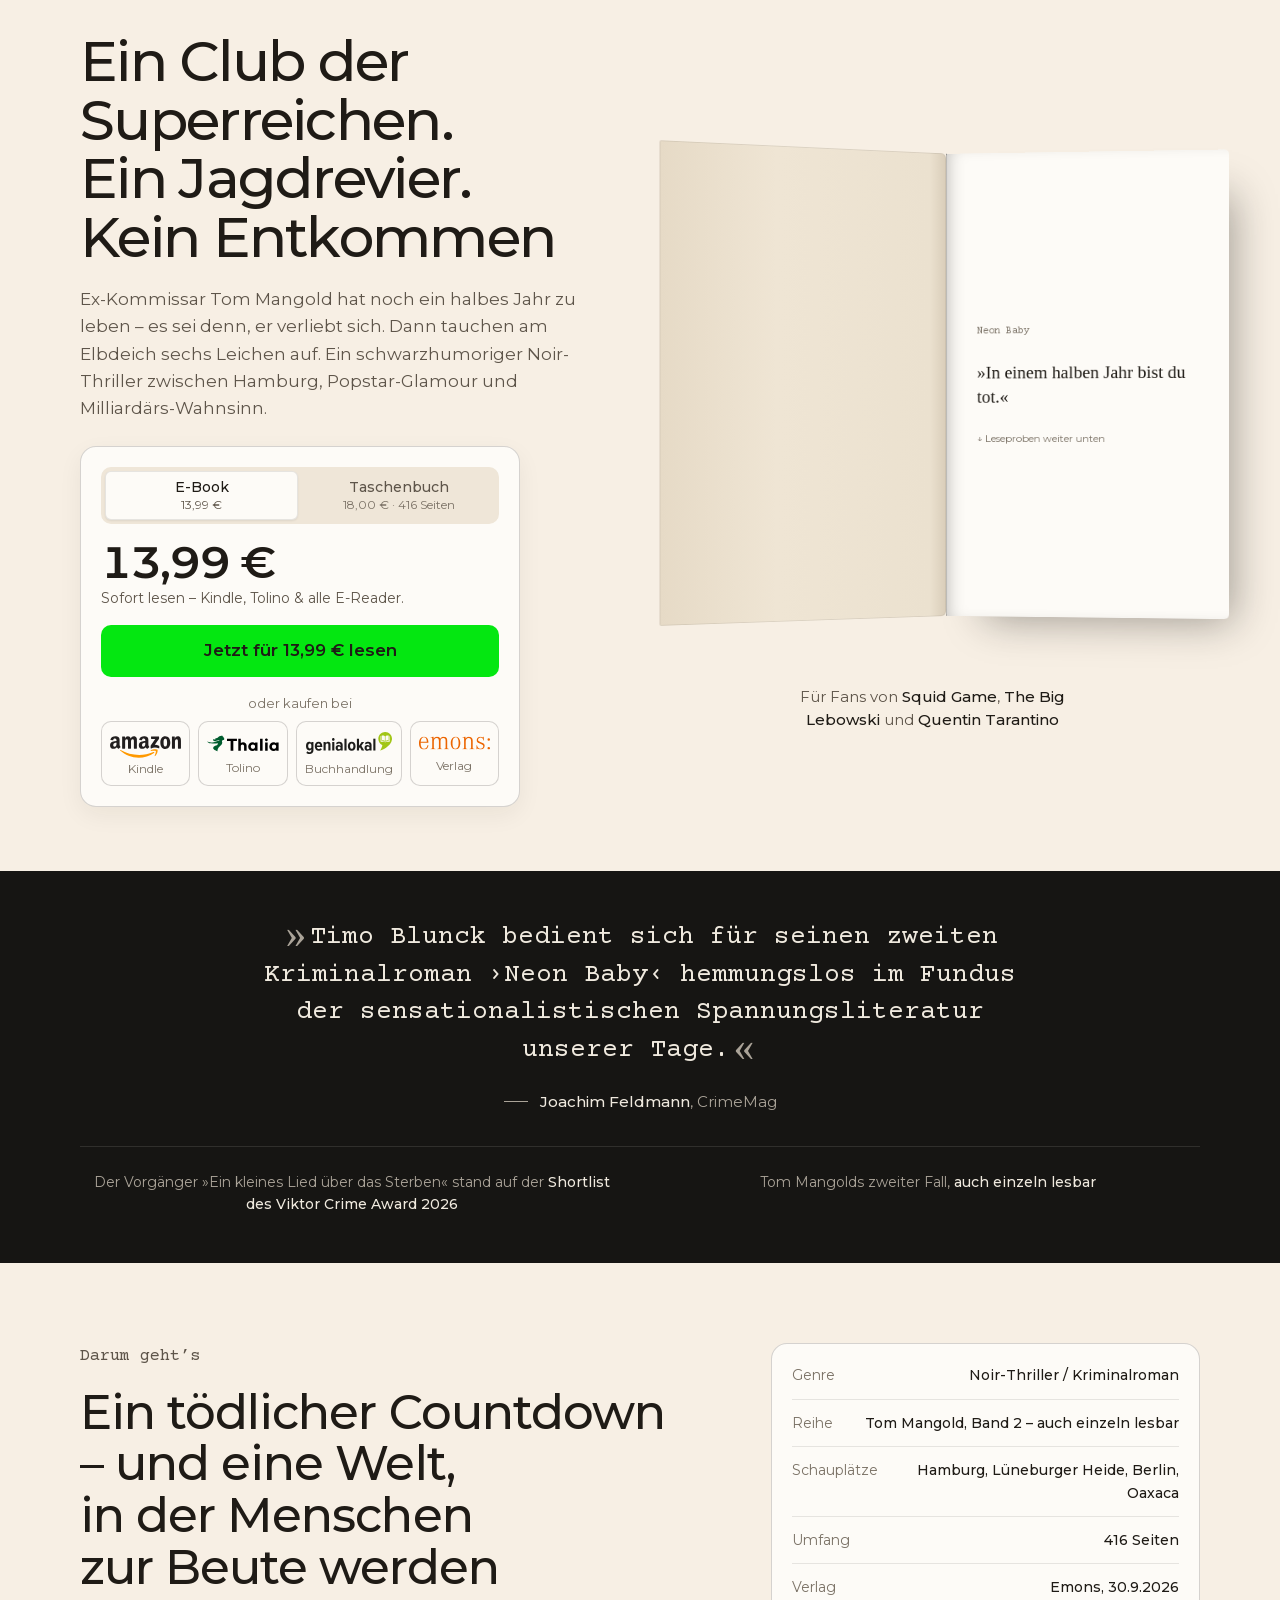
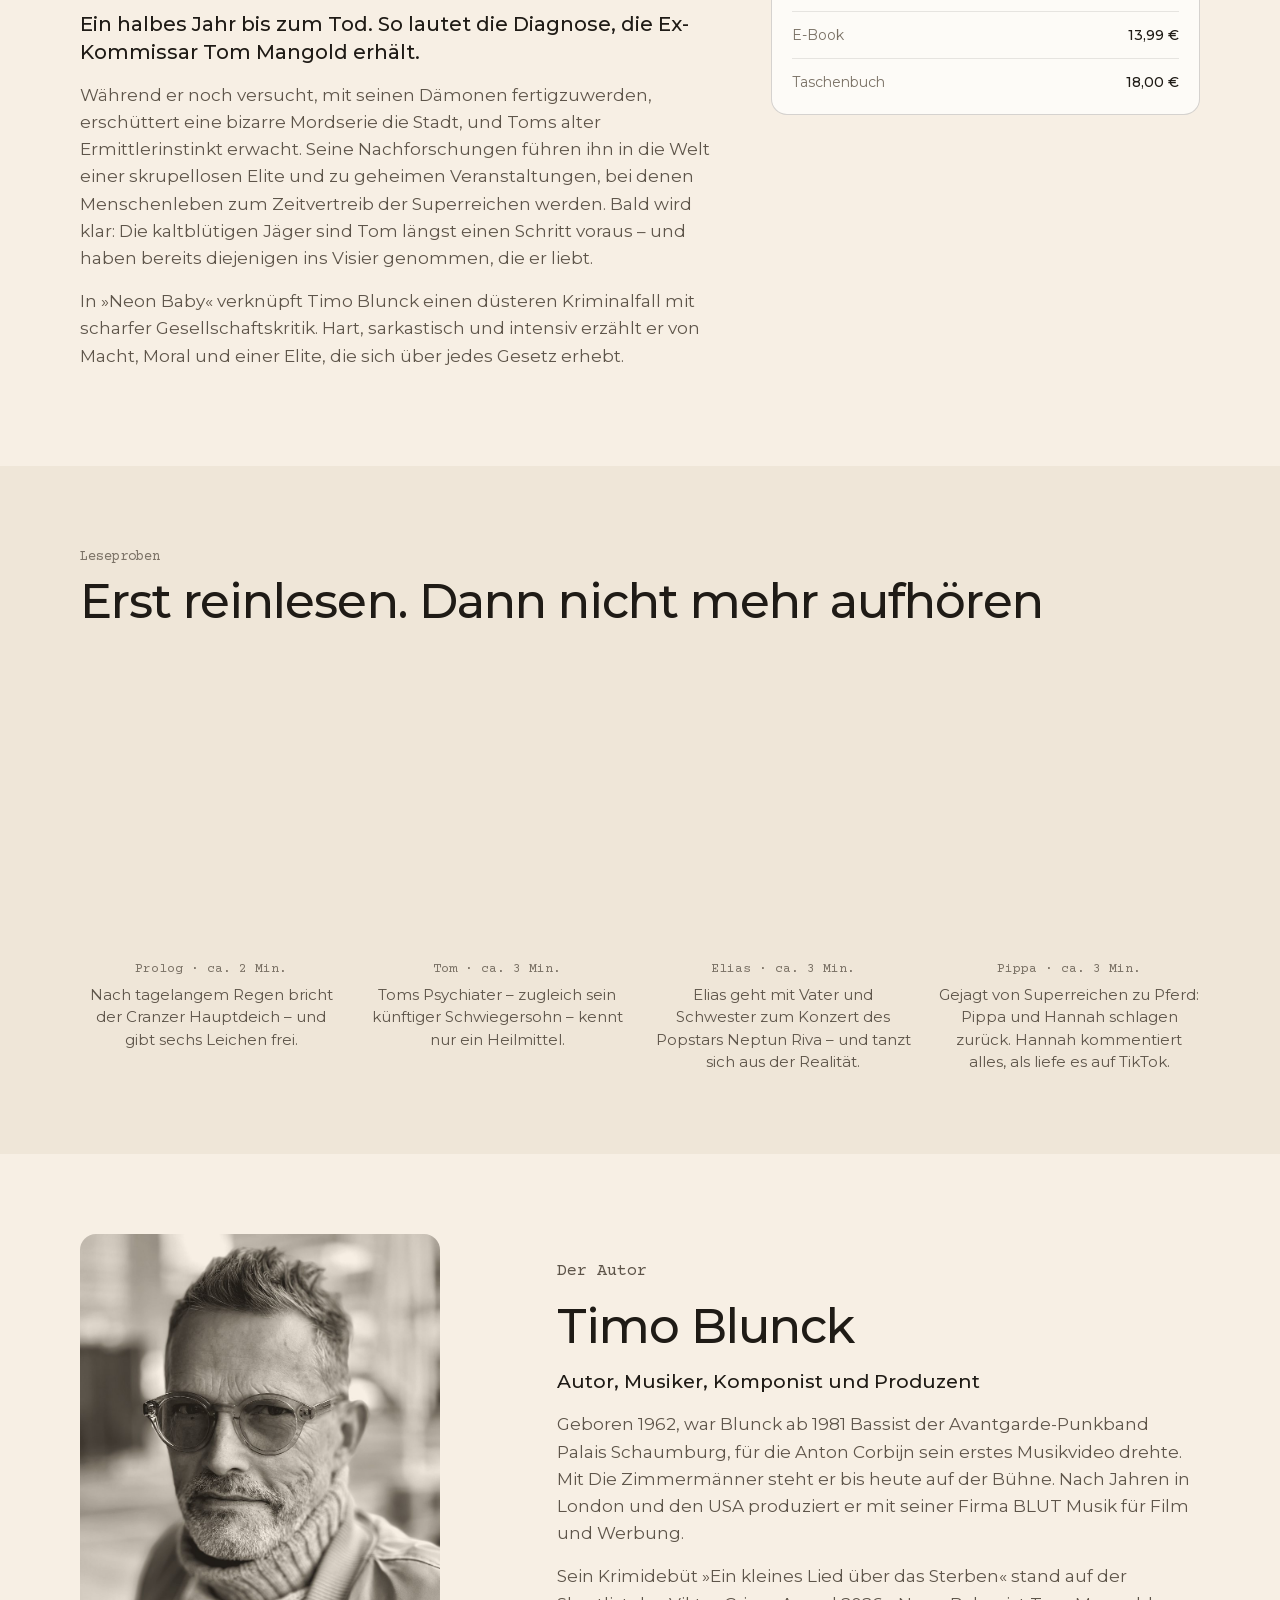
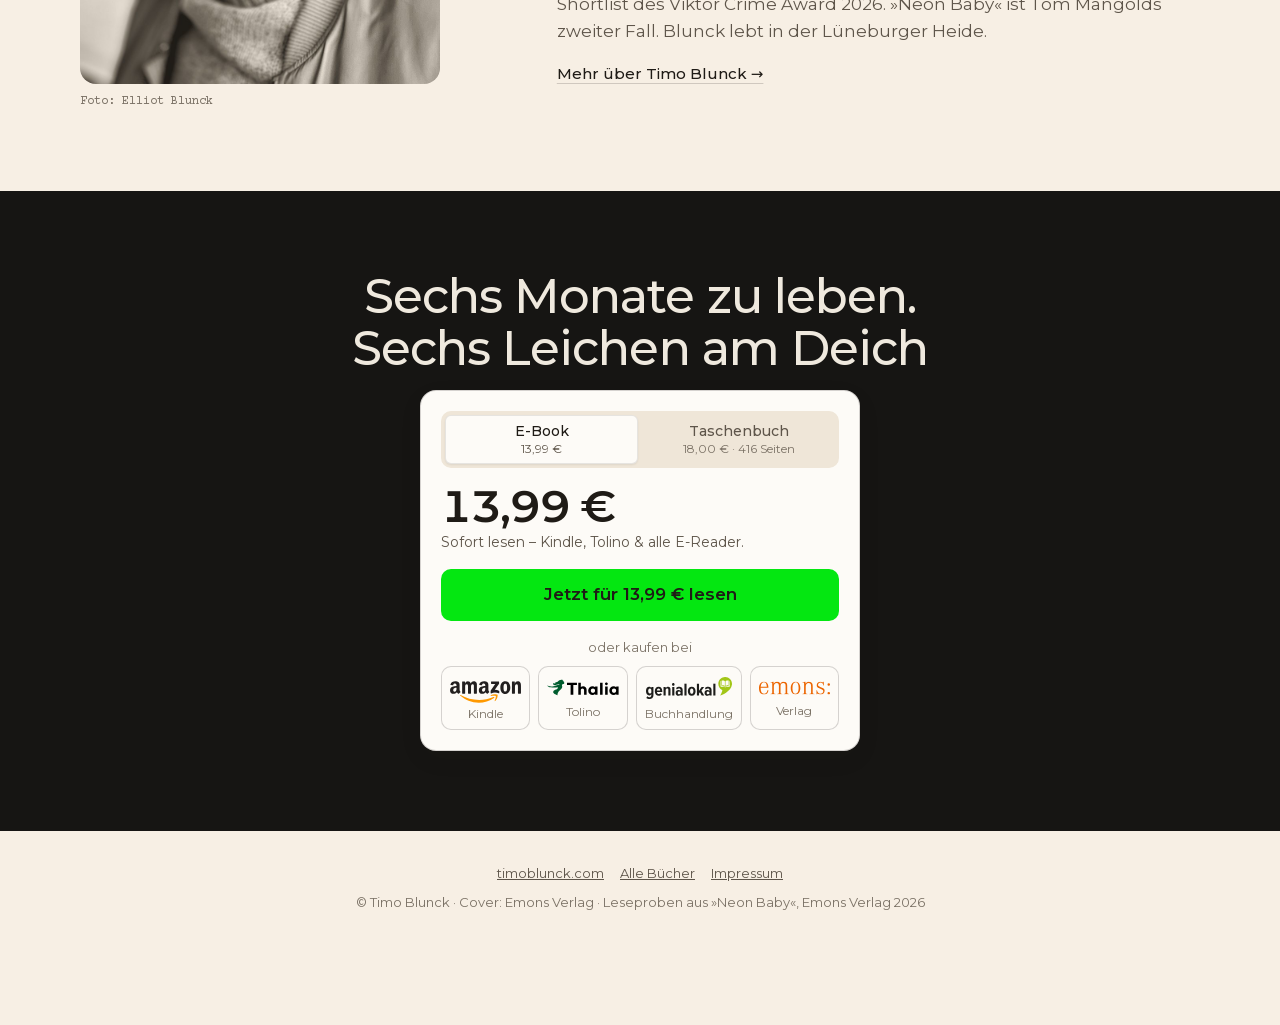
<file: neonbaby/index.html>
<!DOCTYPE html>
<html lang="de">
<head>
<meta charset="utf-8">
<title>Neon Baby – der neue Thriller von Timo Blunck</title>
<meta name="viewport" content="width=device-width, initial-scale=1">
<meta name="description" content="»Neon Baby« – der neue Noir-Thriller von Timo Blunck. Ein Club der Superreichen. Ein Jagdrevier. Kein Entkommen. Jetzt als E-Book und Taschenbuch.">
<meta name="theme-color" content="#F7EFE4">
<link rel="canonical" href="https://www.timoblunck.com/neonbaby">
<meta property="og:type" content="book">
<meta property="og:title" content="Neon Baby – der neue Thriller von Timo Blunck">
<meta property="og:description" content="Ein Club der Superreichen. Ein Jagdrevier. Kein Entkommen. Jetzt als E-Book und Taschenbuch.">
<meta property="og:url" content="https://www.timoblunck.com/neonbaby">
<meta property="og:image" content="https://www.timoblunck.com/assets/images/neonbaby/neon-baby-og-2.jpg">
<meta property="og:image:width" content="1200">
<meta property="og:image:height" content="630">
<meta property="og:locale" content="de_DE">
<meta name="twitter:card" content="summary_large_image">
<link rel="icon" href="/assets/images/200830_TB_Site_Favicon.jpg" type="image/jpeg">
<link rel="apple-touch-icon" href="/assets/images/200830_TB_Site_Webclip.jpg">
<link rel="preload" href="/assets/fonts/Montserrat-200-normal-JTUSjIg1_i6t8kCHKm459WlhyyTh89Y.woff2" as="font" type="font/woff2" crossorigin>
<link rel="preload" href="/assets/images/neonbaby/neon-baby-cover-noarrow.jpg" as="image">
<script type="application/ld+json">
{"@context":"https://schema.org","@type":"Book","name":"Neon Baby","author":{"@type":"Person","name":"Timo Blunck","url":"https://www.timoblunck.com"},"publisher":{"@type":"Organization","name":"Emons Verlag"},"datePublished":"2026-09-30","inLanguage":"de","genre":"Kriminalroman","numberOfPages":416,"image":"https://www.timoblunck.com/assets/images/neonbaby/neon-baby-cover.jpg","workExample":[{"@type":"Book","bookFormat":"https://schema.org/EBook","isbn":"9783987074141"},{"@type":"Book","bookFormat":"https://schema.org/Paperback","isbn":"9783740829025"}]}
</script>
<style>
@font-face{font-family:"NB Sans";font-style:normal;font-weight:100 900;font-display:swap;src:url("/assets/fonts/Montserrat-200-normal-JTUSjIg1_i6t8kCHKm459WlhyyTh89Y.woff2") format("woff2")}
@font-face{font-family:"NB Mono";font-style:normal;font-weight:400;font-display:swap;src:url("/assets/fonts/CourierPrime-400-normal-u-450q2lgwslOqpF_6gQ8kELawFpWs39pvk.woff2") format("woff2")}

/* Direction: a paperback on a bookshop table. Cream paper and fluorescent
   green ink from the Emons cover; typewritten manuscript for meta.
   Green ink only in the cover lettering, the price sticker and the main buy button. */
:root{
  --page:#F7EFE4; --card:#FDFBF7; --raised:#EFE6D8; --line:rgba(31,27,22,.10); --line-2:rgba(31,27,22,.18);
  --text:#1F1B16; --text-2:#5E554A; --muted:#7B7266;
  --night:#161513; --night-card:#1C1A18; --n-text:#EFE9DE; --n-text-2:#AAA398; --n-line:rgba(239,233,222,.12);
  --neon:#04E711; --neon-press:#03CC0F;
  --ease:cubic-bezier(.22,1,.36,1);
  /* spacing scale: 4 8 12 16 24 32 48 64 */
  --s1:4px;--s2:8px;--s3:12px;--s4:16px;--s5:24px;--s6:32px;--s7:48px;--s8:64px;
  --sans:"NB Sans",system-ui,-apple-system,"Segoe UI",sans-serif;
  --mono:"NB Mono","Courier New",monospace; --serif:Georgia,"Iowan Old Style","Times New Roman",serif;
}
*{box-sizing:border-box}
[hidden]{display:none!important}
body.promo-off .is-promo{display:none!important}
body:not(.promo-off) .no-promo{display:none!important}
html{scroll-behavior:smooth;-webkit-text-size-adjust:100%}
body{margin:0;background:var(--page);color:var(--text);font-family:var(--sans);font-size:16px;line-height:1.6;font-weight:400;-webkit-font-smoothing:antialiased}
img,svg{display:block;max-width:100%}
img{height:auto}
a{color:inherit}
.wrap{width:min(1120px,100% - 40px);margin-inline:auto}
.sr{position:absolute;width:1px;height:1px;overflow:hidden;clip:rect(0 0 0 0);white-space:nowrap}

/* promo bar */
.promo{background:var(--night);color:var(--n-text);font-size:14px;font-weight:500;text-align:center;padding:8px 16px}
.promo b{color:var(--neon);font-weight:600}
.promo__left{color:var(--n-text-2)}
.promo__long{display:none}

/* hero */
.hero{padding:var(--s4) 0 var(--s7)}
.hero__grid{display:grid;grid-template-columns:1fr;gap:var(--s4);align-items:center}
.hero__copy{text-align:center;animation:rise .45s var(--ease) .1s both}
@keyframes rise{from{transform:translateY(8px)}to{transform:none}}
@keyframes enter{from{opacity:0;transform:translateY(8px)}to{opacity:1;transform:none}}
.hero .nb-author,.hero .nb-title{display:none}
.nb-author{width:168px;margin:0 0 8px}
.nb-title{width:100%;max-width:468px;margin:0;overflow:visible}
.face__arrow{position:absolute;inset:0;width:100%;height:100%;overflow:visible;pointer-events:none}
.t-arrow{animation:shoot .55s var(--ease) .6s both}
@keyframes shoot{0%{opacity:0;translate:-900px 420px}25%{opacity:1}100%{opacity:1;translate:0 0}}
.tagline{font-weight:500;font-size:30px;line-height:1.1;letter-spacing:-.02em;margin:var(--s2) 0 var(--s4);text-wrap:balance}
.sub{color:var(--text-2);margin:0 0 var(--s5);max-width:36rem;font-size:17px;line-height:1.6}

/* buy panel */
.buy{background:var(--card);border:1px solid var(--line-2);border-radius:16px;padding:20px;box-shadow:0 8px 24px rgba(31,27,22,.06);text-align:left;max-width:440px;margin:0 auto}
.fmt{display:grid;grid-template-columns:1fr 1fr;gap:4px;background:var(--raised);border-radius:10px;padding:4px;margin-bottom:16px}
.fmt button{font:inherit;border:0;background:transparent;border-radius:6px;padding:8px;cursor:pointer;color:var(--text-2);font-weight:500;font-size:14px;line-height:1.25;transition:background-color .15s var(--ease),color .15s var(--ease)}
.fmt button small{display:block;font-weight:400;font-size:12px;color:var(--muted)}
.fmt button[aria-pressed="true"]{background:var(--card);color:var(--text);box-shadow:0 1px 2px rgba(31,27,22,.08),inset 0 0 0 1px var(--line)}
.fmt button[aria-pressed="true"] small{color:var(--text-2)}
.price{display:flex;align-items:baseline;gap:12px;margin:0 0 4px;font-variant-numeric:tabular-nums}
.price__now{font-size:44px;font-weight:600;letter-spacing:-.03em;line-height:1}
.price__was{font-size:17px;color:var(--muted);text-decoration:line-through;text-decoration-thickness:1px}
.price__note{font-size:14px;color:var(--text-2);margin:0 0 16px;line-height:1.5}
.price__note strong{color:var(--text);font-weight:600}
.cta{display:flex;align-items:center;justify-content:center;width:100%;min-height:52px;background:var(--neon);color:var(--text);text-decoration:none;font-weight:600;font-size:17px;padding:12px 20px;border-radius:10px;transition:background-color .15s var(--ease),transform .12s var(--ease)}
.cta:hover{background:var(--neon-press)}
.cta:active{transform:scale(.98)}
.cta:focus-visible,.shop:focus-visible,.fmt button:focus-visible,.sample:focus-visible,.book:focus-visible{outline:2px solid var(--text);outline-offset:2px}
.shops__label{font-size:13px;color:var(--muted);margin:16px 0 8px;text-align:center}
.shops{display:grid;grid-template-columns:1fr 1fr;gap:8px}
.shop{display:flex;flex-direction:column;align-items:center;justify-content:center;text-align:center;min-height:64px;padding:8px 8px;border:1px solid var(--line-2);border-radius:10px;text-decoration:none;font-weight:500;font-size:14px;line-height:1.2;background:var(--card);transition:background-color .15s var(--ease)}
.shop small{font-weight:400;font-size:12px;color:var(--muted);margin-top:2px;white-space:nowrap}
.shop:hover{background:var(--raised)}
.shop__logo{display:block;width:auto;height:20px;max-width:100%;margin:2px 0 6px}
.shop__logo--amazon{height:22px;margin-top:6px;margin-bottom:2px}
.shop__logo--thalia{height:19px}
.shop__logo--genialokal{height:22px}
.shop__logo--emons{height:16px}


/* 3D book (moment) */
.stage{position:relative;display:grid;place-items:center;perspective:1800px;padding:4px 0;order:-1}
.book{--w:min(216px,52vw);--t:calc(var(--w)*.2);position:relative;width:var(--w);aspect-ratio:1000/1652;transform-style:preserve-3d;transform:rotateY(28deg);transition:transform 1.2s var(--ease);cursor:pointer;-webkit-tap-highlight-color:transparent}
.book:hover{transform:rotateY(20deg)}
.book>*{position:absolute;inset:0;border-radius:2px 6px 6px 2px}
.book__pages{background:repeating-linear-gradient(90deg,#fff 0 2px,#eee7da 2px 3px);transform:translateZ(calc(var(--t)*-1 + 1px));box-shadow:24px 28px 48px -16px rgba(31,27,22,.4)}
.book__back{background:var(--raised);transform:translateZ(calc(var(--t)*-1))}
.book__inside{background:var(--card);transform:translateZ(-1px);padding:13% 11%;display:flex;flex-direction:column;justify-content:center;font-family:var(--serif);color:var(--text);overflow:hidden;box-shadow:inset 14px 0 22px -14px rgba(0,0,0,.3)}
.book__inside .kicker{font-family:var(--mono);font-size:clamp(10px,2.4vw,12px);color:var(--muted);margin-bottom:10%}
.book__inside p{margin:0;font-size:clamp(15px,4.4vw,21px);line-height:1.35}
.book__inside .sig{font-family:var(--sans);font-size:clamp(10px,2.4vw,12px);color:var(--muted);margin-top:10%}
.book__cover{transform-origin:left center;transform-style:preserve-3d;transition:transform 1.2s var(--ease)}
.book__cover .face,.book__cover .inner{position:absolute;inset:0;backface-visibility:hidden;-webkit-backface-visibility:hidden;border-radius:2px 6px 6px 2px}
.book__cover .inner{overflow:hidden}
.book__cover .face img{width:100%;height:100%;object-fit:cover}
.book__cover .face::after{content:"";position:absolute;inset:0;background:linear-gradient(90deg,rgba(0,0,0,.07) 0,transparent 3%);pointer-events:none}
.book__cover .inner{transform:rotateY(180deg);background:linear-gradient(270deg,#d9cdb9 0,#ebe1cf 6%,#efe5d4 60%,#e6dac6 100%);display:grid;place-items:center;box-shadow:inset 0 0 0 1px rgba(0,0,0,.08)}
.book__cover .inner .nb-girl{width:28%;color:var(--text);opacity:.85}
.book__spine{left:calc(var(--t)*-1)!important;right:auto!important;width:var(--t);background:#111;transform-origin:right center;transform:rotateY(-90deg);border-radius:4px 0 0 4px!important;overflow:hidden}
.book__spine::after,.mb__spine::after{content:"";position:absolute;inset:0;background:linear-gradient(90deg,rgba(255,255,255,.10),transparent 30%,transparent 70%,rgba(0,0,0,.35))}
.spine__inner{position:absolute;top:0;left:var(--t);width:calc(var(--w)*1.652);height:var(--t);transform-origin:top left;transform:rotate(90deg);display:flex;align-items:center;gap:7%;padding:0 6%}
.spine__author{height:72%;width:auto;flex:none}
.spine__title{height:46%;width:auto;flex:none}
.spine__pub{margin-left:auto;font-family:var(--serif);font-size:calc(var(--t)*.36);color:#EFE9DE;line-height:1}
.book.is-open{transform:translateX(46%) rotateY(-6deg) scale(.84)}
.book.is-open .book__cover{transform:rotateY(-160deg)}
.book.is-peek .book__cover{transform:rotateY(-28deg)}

/* signature: printed bookshop price sticker */
.sticker{position:absolute;right:max(4px,calc(50% - 196px));top:0;width:clamp(88px,23vw,124px);aspect-ratio:1;border-radius:50%;background:var(--neon);color:var(--text);display:grid;place-items:center;text-align:center;transform:rotate(10deg);line-height:1;z-index:3;box-shadow:0 1px 1px rgba(31,27,22,.18),0 4px 10px rgba(31,27,22,.14)}
.sticker span{display:block;white-space:nowrap}
.sticker .s1{font-size:clamp(11px,2.8vw,13px);font-weight:500}
.sticker .s2{font-size:clamp(22px,6.2vw,32px);font-weight:600;letter-spacing:-.02em;margin:4px 0;font-variant-numeric:tabular-nums}
.sticker .s3{font-size:clamp(11px,2.6vw,12px);font-weight:500}

/* sections */
section{padding:var(--s8) 0}
.eyebrow{font-family:var(--mono);font-size:14px;color:var(--muted);margin:0 0 var(--s2)}
h2{font-weight:500;font-size:clamp(32px,6vw,48px);line-height:1.08;letter-spacing:-.02em;margin:0 0 var(--s4);text-wrap:balance}

.proof{background:var(--night);color:var(--n-text);padding:var(--s7) 0}
.quote{margin:0 auto;max-width:760px;text-align:center}
.quote .qm{font-family:var(--serif);font-size:1.6em;line-height:0;vertical-align:-.12em;color:var(--n-text-2);margin:0 .08em}
.quote p{font-family:var(--mono);font-size:clamp(20px,2.6vw,26px);line-height:1.45;margin:0 0 20px}
.quote cite{display:flex;align-items:center;justify-content:center;gap:12px;font-style:normal;font-size:15px;color:var(--n-text-2)}
.quote cite::before{content:"";width:24px;height:1px;background:var(--n-text-2)}
.quote cite b{color:var(--n-text);font-weight:500}
.proof__facts{list-style:none;margin:var(--s6) 0 0;padding:var(--s5) 0 0;border-top:1px solid var(--n-line);display:grid;gap:12px;font-size:14px;color:var(--n-text-2);text-align:center}
.proof__facts b{color:var(--n-text);font-weight:500}
.story__grid{display:grid;gap:var(--s6)}
.story p{margin:0 0 var(--s4);font-size:17px;color:var(--text-2)}
.story p.lead{font-size:20px;font-weight:500;color:var(--text);line-height:1.4}
.facts{list-style:none;margin:0;padding:8px 20px;border:1px solid var(--line-2);border-radius:16px;background:var(--card);align-self:start}
.facts li{display:flex;justify-content:space-between;gap:12px;padding:12px 0;border-bottom:1px solid var(--line);font-size:14px}
.facts li:last-child{border:0}
.facts span:first-child{color:var(--muted)}
.facts span:last-child{font-weight:500;text-align:right}
.fans{margin:var(--s5) 0 0;max-width:30ch;text-align:center;font-size:15px;color:var(--text-2);line-height:1.5}
.fans b{color:var(--text);font-weight:500}

/* reading samples */
.samples{background:var(--raised)}
.samples__grid{display:grid;gap:var(--s6) var(--s4);grid-template-columns:1fr 1fr;margin-top:var(--s5)}
.sample{all:unset;box-sizing:border-box;cursor:pointer;display:flex;flex-direction:column;align-items:center;text-align:center;perspective:1200px;-webkit-tap-highlight-color:transparent}
.sample:focus-visible{outline:2px solid var(--text);outline-offset:8px;border-radius:8px}
.mb{--w:min(150px,38vw);--t:calc(var(--w)*.17);position:relative;display:block;width:var(--w);aspect-ratio:115/190;transform-style:preserve-3d;transform:rotateY(26deg);transition:transform .5s var(--ease);margin-bottom:var(--s4)}
.mb>span{position:absolute;inset:0;border-radius:2px 5px 5px 2px}
.mb__back{background:var(--raised);transform:translateZ(calc(var(--t)*-1))}
.mb__pages{background:repeating-linear-gradient(90deg,#fff 0 2px,#eee7da 2px 3px);transform:translateZ(calc(var(--t)*-1 + 1px));box-shadow:14px 18px 28px -12px rgba(31,27,22,.4)}
.mb>.mb__spine{left:calc(var(--t)*-1);right:auto;width:var(--t);background:#111;transform-origin:right center;transform:rotateY(-90deg);border-radius:3px 0 0 3px;overflow:hidden}
.mb__spine .spine__inner{gap:0;justify-content:center;padding:0 10%}
.mb__spine .spine__title{height:44%}
.mb__inside{display:flex;align-items:center;padding:14%;background:var(--card);transform:translateZ(-1px);font-family:var(--serif);font-size:15px;line-height:1.35;color:var(--text);text-align:left;box-shadow:inset 10px 0 16px -10px rgba(0,0,0,.3)}
.mb__cover{transform-origin:left center;transform-style:preserve-3d;transition:transform .6s var(--ease)}
.mb__front,.mb__flip{position:absolute;inset:0;border-radius:2px 5px 5px 2px;backface-visibility:hidden;-webkit-backface-visibility:hidden}
.mb__front{display:flex;flex-direction:column;justify-content:space-between;padding:14% 12%;text-align:left;background:var(--page);color:var(--text);box-shadow:inset 0 0 0 1px var(--line)}
.mb__flip{transform:rotateY(180deg);background:linear-gradient(270deg,#d9cdb9 0,#ebe1cf 8%,#efe5d4 60%,#e6dac6 100%)}
.sample--dark .mb__flip{background:linear-gradient(270deg,#0d0c0b 0,#1c1a18 10%,#1c1a18 100%)}
.mb__front::before{content:"";position:absolute;inset:0;background:linear-gradient(90deg,rgba(0,0,0,.07) 0,transparent 4%);pointer-events:none;border-radius:inherit}
.sample--dark .mb__front{background:var(--night);color:var(--n-text);box-shadow:none}
.mb__no{font-family:var(--mono);font-size:11px;opacity:.7}
.mb__title{display:block;color:var(--neon)}
.mb__art{display:block;height:auto;overflow:visible}
.mb__by{font-size:10px;line-height:1.35;opacity:.75}
.mb__line{opacity:0;transform:translateY(4px);transition:opacity .25s var(--ease),transform .25s var(--ease)}
@media (hover:hover){.sample:hover .mb{transform:translateX(26%) rotateY(8deg)}.sample:hover .mb__cover{transform:rotateY(-135deg)}.sample:hover .mb__line{opacity:1;transform:none;transition-delay:.22s}}
.sample__meta{font-family:var(--mono);font-size:13px;color:var(--muted);margin-bottom:var(--s1)}
.sample__teaser{font-size:15px;line-height:1.5;color:var(--text-2);max-width:17rem}
@media (hover:none){.sample:hover .mb{transform:rotateY(26deg)}}

dialog.reader{border:0;padding:0;width:min(720px,100% - 16px);max-height:min(92vh,100%);background:var(--card);color:var(--text);border-radius:16px;box-shadow:0 24px 64px rgba(0,0,0,.35)}
dialog.reader::backdrop{background:rgba(22,21,19,.7)}
dialog.reader[open]{animation:enter .3s var(--ease)}
.reader__bar{position:sticky;top:0;display:flex;justify-content:space-between;align-items:center;gap:12px;padding:12px 16px;background:var(--card);border-bottom:1px solid var(--line);z-index:2}
.reader__bar b{font-family:var(--mono);font-weight:400;font-size:13px;color:var(--muted)}
.reader__close{white-space:nowrap;font:inherit;font-size:14px;font-weight:500;border:1px solid var(--line-2);background:var(--card);border-radius:8px;padding:6px 12px;cursor:pointer;transition:background-color .15s var(--ease)}
.reader__close:hover{background:var(--raised)}
.reader__body{padding:24px clamp(20px,6vw,56px) 8px;font-family:var(--serif);font-size:clamp(17px,2.4vw,18px);line-height:1.65}
.reader__body h3{font-family:var(--sans);font-weight:500;font-size:28px;line-height:1.15;letter-spacing:-.01em;margin:0 0 4px}
.reader__body .meta{font-family:var(--mono);font-size:13px;color:var(--muted);margin:0 0 24px}
.reader__body p{margin:0;text-indent:1.4em}
.reader__body p.ni,.reader__body h3+p,.reader__body .meta+p{text-indent:0}
.reader__body .gap{height:1em}
.reader__body .cut{text-align:center;text-indent:0;color:var(--muted);margin:12px 0}
.reader__body .lyric{text-indent:0;margin-left:1.4em;color:var(--text-2)}
.reader__body .news-h{font-family:var(--sans);font-weight:600;text-indent:0;font-size:17px;line-height:1.35}
.reader__body .news-k{font-family:var(--sans);font-weight:500;text-indent:0;margin-top:12px}
.reader__end{margin:20px clamp(20px,6vw,56px) 24px;padding:20px;border:1px solid var(--line-2);border-radius:12px;background:var(--page)}
.reader__end p{margin:0 0 12px;font-weight:500;font-size:17px;line-height:1.35}
.reader__end .alt{font-weight:400;font-size:14px;margin:12px 0 0;text-align:center;color:var(--text-2)}

/* author */
.author__grid{display:grid;gap:var(--s5);align-items:center}
.author__photo{max-width:360px;margin:0 auto;width:100%}
.author__photo img{width:100%;aspect-ratio:4/5;object-fit:cover;object-position:50% 20%;border-radius:16px}
.author__photo figcaption{font-family:var(--mono);font-size:12px;color:var(--muted);margin-top:8px}
.author p{font-size:17px;color:var(--text-2);margin:0 0 var(--s4)}
.author p.lead{color:var(--text);font-weight:500;font-size:19px;line-height:1.4}
.author .more{font-weight:500;font-size:15px;text-decoration:underline;text-decoration-color:var(--line-2);text-underline-offset:4px;transition:text-decoration-color .15s var(--ease)}
.author .more:hover{text-decoration-color:var(--text)}

/* final */
.final{background:var(--night);color:var(--n-text);text-align:center}
.final .eyebrow{color:var(--n-text-2)}
.final .sub{color:var(--n-text-2);margin:0 auto var(--s5)}
.final .buy{color:var(--text);margin:0 auto}

footer{padding:var(--s6) 0 112px;font-size:13px;color:var(--muted);text-align:center}
footer a{color:var(--text-2)}
footer nav{display:flex;gap:16px;justify-content:center;flex-wrap:wrap;margin-bottom:8px}

/* sticky mobile buy bar */
.sticky{position:fixed;left:8px;right:8px;bottom:8px;z-index:20;display:flex;align-items:center;gap:12px;background:var(--night);color:var(--n-text);border-radius:16px;padding:8px 8px 8px 16px;box-shadow:0 8px 24px rgba(0,0,0,.25);transform:translateY(140%);transition:transform .35s var(--ease)}
.sticky.show{transform:none}
.sticky__txt{flex:1;line-height:1.25;font-size:13px;color:var(--n-text-2)}
.sticky__txt b{display:block;font-size:17px;font-weight:600;color:var(--n-text)}
.sticky .cta{width:auto;min-height:44px;padding:8px 16px;font-size:16px;border-radius:8px}

@media (max-width:699px){.hero .sub{display:none}}
@media (min-width:700px){
  .promo__long{display:inline}.promo__short{display:none}
  .samples__grid{grid-template-columns:repeat(4,1fr);gap:var(--s6) var(--s5)}
  .mb{--w:176px}
  .shops{grid-template-columns:repeat(4,1fr)}
  .proof__facts{grid-template-columns:1fr 1fr;gap:var(--s6)}
  .tagline{font-size:40px}
}
@media (min-width:960px){
  .hero{padding:var(--s6) 0 var(--s8)}
  .hero__grid{grid-template-columns:1fr 1fr;gap:var(--s7)}
  .hero__copy{text-align:left}
  .tagline{margin:0 0 20px;font-size:clamp(44px,4.4vw,60px);line-height:1.04;letter-spacing:-.03em}
  .buy{margin:0}
  .stage{order:0;padding:var(--s4) 0}
  .book{--w:336px}
  .sticker{right:4%;top:0}
  section{padding:80px 0}
  .story__grid{grid-template-columns:1.5fr 1fr;gap:var(--s7)}
  .author__grid{grid-template-columns:.8fr 1.2fr;gap:var(--s7)}
  .author__photo{margin:0}
  .sticky{display:none}
}
@media (prefers-reduced-motion:reduce){
  *,*::before,*::after{animation:none!important;transition:none!important}
}
</style>
</head>
<body class="promo-off">

<div class="promo is-promo" role="note"><span class="promo__long">Nur bis 31. Dezember: </span><b>Kindle-E-Book für 4,99 €</b> bei Amazon<span class="promo__short"> · bis 31.12.</span> <span class="promo__left"></span></div>

<header class="hero">
  <div class="wrap hero__grid">
    <div class="hero__copy">
      <h1 class="sr">Neon Baby – Kriminalroman von Timo Blunck</h1>
      <p class="tagline">Ein Club der Superreichen. Ein Jagdrevier. Kein Entkommen</p>
      <p class="sub">Ex-Kommissar Tom Mangold hat noch ein halbes Jahr zu leben – es sei denn, er verliebt sich. Dann tauchen am Elbdeich sechs Leichen auf. Ein schwarzhumoriger Noir-Thriller zwischen Hamburg, Popstar-Glamour und Milliardärs-Wahnsinn.</p>

      <div class="buy" id="kaufen" data-buy>
        <div class="fmt" role="group" aria-label="Format wählen">
          <button type="button" data-fmt="ebook" aria-pressed="true">E-Book<small class="is-promo">4,99 € statt 13,99 €</small><small class="no-promo">13,99 €</small></button>
          <button type="button" data-fmt="print" aria-pressed="false">Taschenbuch<small>18,00 € · 416 Seiten</small></button>
        </div>
        <div class="price">
          <span class="price__now" data-price>13,99 €</span>
          <span class="price__was is-promo" data-was>13,99 €</span>
        </div>
        <p class="price__note" data-note>Sofort lesen – Kindle, Tolino &amp; alle E-Reader.</p>
        <a class="cta" data-main target="_blank" rel="noopener" href="https://www.amazon.de/dp/B0GX2Z6HXD"><span data-main-label>Jetzt für 13,99 € lesen</span></a>
        <p class="shops__label" data-shops-label>oder kaufen bei</p>
        <div class="shops">
          <a class="shop" data-shop="amazon" target="_blank" rel="noopener" href="https://www.amazon.de/dp/B0GX2Z6HXD"><img class="shop__logo shop__logo--amazon" src="/assets/images/neonbaby/logos/amazon.svg" alt="Amazon" width="120" height="24"><small data-sub>Kindle</small></a>
          <a class="shop" data-shop="thalia" target="_blank" rel="noopener" href="https://www.thalia.de/shop/home/artikeldetails/A1079287779"><img class="shop__logo shop__logo--thalia" src="/assets/images/neonbaby/logos/thalia.svg" alt="Thalia" width="120" height="24"><small data-sub>Tolino</small></a>
          <a class="shop" data-shop="genialokal" target="_blank" rel="noopener" href="https://www.genialokal.de/Produkt/Timo-Blunck/Neon-Baby_lid_58415760.html"><img class="shop__logo shop__logo--genialokal" src="/assets/images/neonbaby/logos/genialokal.svg" alt="genialokal" width="120" height="24"><small>Buchhandlung</small></a>
          <a class="shop" data-shop="emons" target="_blank" rel="noopener" href="https://emons-verlag.de/p/neon-baby-7878"><img class="shop__logo shop__logo--emons" src="/assets/images/neonbaby/logos/emons.svg" alt="Emons Verlag" width="120" height="24"><small>Verlag</small></a>
        </div>
      </div>
    </div>

    <div class="stage">
      <div class="sticker is-promo" aria-hidden="true"><div><span class="s1">E-Book</span><span class="s2">4,99&thinsp;€</span><span class="s3">bei Amazon</span></div></div>
      <div class="book" id="book" role="button" tabindex="0" aria-label="Buch aufschlagen">
        <div class="book__back"></div>
        <div class="book__spine"><div class="spine__inner"><svg class="spine__author" viewBox="105 69 1131 377" aria-hidden="true"><g fill="#F7EFE4"><g class="a" transform="translate(0 0)"><g transform="translate(0.000000,2244.000000) scale(1.000000,-1.000000)"><path d="M489 2163 c-9 -2 -17 -6 -24 -13 -7 -7 -8 -10 -6 -13 3 -2 2 -3 -2
-3 -5 0 -5 0 -9 -7 -8 -17 -10 -37 -5 -42 2 -2 3 -4 3 -7 0 -6 13 -13 22 -12
3 1 7 1 10 2 5 0 11 3 15 7 0 1 2 3 4 4 4 2 11 11 11 14 0 1 1 3 2 4 5 7 8 19
6 21 -1 0 0 1 2 2 8 4 7 26 -2 38 -4 6 -17 8 -27 5z m7 -26 c1 -2 1 -7 0 -12
-1 -3 -1 -5 0 -6 1 -2 -1 -6 -4 -6 -1 0 -1 -1 -2 -3 -2 -9 -15 -21 -20 -19 -3
0 -5 6 -4 10 2 13 11 29 19 35 4 4 9 4 11 1z"/><path d="M413 2156 c-2 -3 -5 -6 -6 -8 -1 -3 -4 -7 -7 -10 -3 -3 -5 -6 -5 -6
0 -1 -2 -3 -3 -6 -2 -2 -4 -5 -4 -7 0 -1 -1 -2 -2 -3 -1 -1 -3 -3 -5 -6 -2 -2
-3 -4 -4 -4 -1 0 0 12 1 25 1 9 1 11 -4 12 -2 1 -4 2 -6 3 -5 4 -10 2 -16 -6
-1 -2 -2 -5 -4 -6 -1 -2 -3 -4 -4 -6 -1 -1 -3 -6 -6 -10 -5 -8 -4 -9 2 -13 4
-2 3 -2 -3 -2 -2 0 -4 0 -4 -1 0 0 -1 -2 -3 -4 -1 -2 -5 -8 -7 -12 -2 -5 -5
-11 -6 -13 0 -1 -2 -4 -2 -6 0 -2 -1 -4 -2 -6 -1 -5 16 -11 21 -8 3 2 3 3 3 5
-1 1 0 2 2 3 2 2 6 14 6 17 -1 1 -1 2 1 3 2 1 4 3 5 7 4 9 6 8 5 -1 0 -3 -1
-7 -1 -7 -1 -2 0 -15 1 -15 0 -1 3 -1 5 -1 l4 0 6 8 c4 4 9 11 12 15 7 11 9
11 5 0 -1 -3 -2 -7 -2 -8 1 -2 0 -4 -1 -4 -1 -1 -2 -3 -2 -6 0 -5 0 -5 4 -5
23 -5 25 -4 26 9 0 6 0 8 2 11 2 3 4 9 4 10 0 1 0 3 1 6 1 2 2 5 1 7 0 2 0 4
2 7 2 2 3 5 3 8 0 2 1 5 2 7 1 2 3 7 4 11 1 3 3 8 4 10 2 5 0 7 -5 7 -2 0 -4
0 -5 1 -3 3 -9 2 -13 -2z"/><path d="M301 2141 c-5 -4 -14 -21 -13 -24 0 -1 -1 -2 -2 -3 -2 0 -3 -2 -4 -3
0 -1 -2 -4 -4 -6 -2 -4 -3 -7 -4 -10 0 -4 -1 -6 -3 -8 -1 -2 -2 -4 -2 -4 0 -1
-1 -3 -3 -6 -1 -2 -3 -6 -4 -10 -3 -8 -1 -11 8 -16 2 -1 4 -3 5 -4 4 -4 8 -3
10 5 1 2 2 5 4 7 5 6 13 23 13 28 0 1 -1 3 -2 4 -3 3 -3 3 1 3 4 0 6 2 15 17
3 6 9 17 10 21 1 2 0 2 -3 4 -3 1 -6 4 -8 5 -5 4 -10 4 -14 0z"/><path d="M262 2134 c0 -1 -4 -1 -8 -1 -4 0 -10 -1 -13 -2 -3 0 -12 -1 -19 -2
-20 -2 -22 -3 -18 -13 0 -2 1 -6 1 -8 0 -6 1 -6 11 -5 l9 0 -2 -4 c-3 -6 -4
-8 -8 -14 -4 -8 -4 -10 0 -13 l2 -1 -4 -2 c-3 -1 -4 -3 -6 -7 -2 -4 -7 -15 -7
-16 0 -1 4 -3 6 -3 1 0 4 -2 6 -3 8 -8 14 -5 14 6 0 5 0 5 2 6 3 1 2 0 14 26
10 23 10 23 6 27 -3 2 -4 4 -4 5 0 2 0 2 3 0 3 -3 3 -3 8 -3 2 1 6 1 8 1 9 1
13 8 9 16 -1 2 -2 6 -2 7 0 2 -6 4 -8 3z"/><path d="M1091 2117 c-4 -6 -7 -11 -19 -34 -2 -3 -4 -7 -5 -8 -1 -2 -2 -7 -3
-12 l-1 -8 4 -4 c6 -6 5 -8 -5 -10 -9 -2 -11 -4 -15 -16 -1 -5 -4 -11 -6 -14
-2 -3 -4 -6 -4 -7 0 -1 -2 -5 -4 -8 -5 -9 -16 -37 -17 -43 0 -4 2 -8 7 -9 3
-1 4 -2 4 -7 0 -9 12 -23 20 -23 4 0 12 3 13 6 0 1 2 6 5 11 2 5 6 15 9 23 6
15 9 20 15 23 6 4 7 4 9 0 1 -1 3 -5 5 -8 3 -4 8 -11 11 -16 9 -13 19 -25 22
-27 5 -3 16 -2 19 1 3 2 8 5 18 9 2 0 5 1 7 1 3 0 7 3 7 6 0 2 -3 7 -10 16 -6
9 -7 10 -14 12 -3 2 -4 2 -4 5 -1 5 -4 11 -9 19 -6 10 -5 13 4 19 3 2 7 5 8 7
2 1 6 5 11 9 10 7 14 11 16 16 1 2 6 7 11 12 l9 9 0 5 0 5 4 1 c7 1 14 7 14
11 0 7 -33 24 -42 22 -8 -2 -23 -19 -25 -29 -1 -3 -2 -5 -5 -6 -2 -2 -5 -5 -7
-9 -3 -4 -5 -6 -7 -7 -2 -1 -5 -3 -7 -6 -5 -6 -11 -12 -18 -17 -7 -5 -9 -4 -5
3 1 2 3 6 4 9 2 3 6 10 9 15 22 34 21 49 -3 48 -5 0 -5 0 -7 3 -2 5 -10 9 -15
9 -3 0 -4 -1 -8 -7z"/><path d="M1008 2107 c-2 -1 -8 -3 -13 -4 -6 -2 -9 -3 -12 -6 -3 -2 -5 -3 -7
-3 -8 0 -27 -9 -32 -15 -5 -6 -9 -8 -15 -10 -12 -4 -46 -37 -50 -49 -1 -2 -4
-7 -8 -10 -7 -8 -15 -24 -17 -33 -1 -4 -2 -9 -3 -12 -1 -4 -1 -8 -1 -17 1 -15
2 -20 7 -21 4 -1 5 -2 4 -7 -1 -4 -1 -4 1 -6 1 -1 3 -4 5 -6 3 -4 4 -4 11 -5
4 0 10 -2 13 -2 6 -3 11 -2 22 0 6 2 13 3 16 4 6 1 22 7 27 9 10 6 23 23 27
34 4 11 2 27 -4 28 -2 0 -17 -11 -19 -15 -2 -2 -3 -3 -5 -3 -2 0 -7 -1 -10 -3
-12 -6 -22 -6 -27 -2 -4 5 -5 15 -2 23 3 5 3 7 0 12 -2 4 -2 4 -1 7 2 2 2 2
10 4 3 1 5 2 6 5 5 6 28 28 36 33 4 2 9 5 10 7 4 3 22 11 38 16 18 6 22 11 15
20 -4 5 -5 7 -6 16 -1 12 -4 14 -16 11z"/><path d="M812 2080 c-6 -5 -12 -14 -15 -24 -2 -4 -4 -10 -5 -11 -3 -3 -6 -9
-8 -15 -1 -5 0 -10 3 -14 3 -4 3 -6 -2 -6 -4 -1 -4 -1 -12 -22 -4 -10 -7 -12
-9 -4 -1 5 -3 28 -4 40 0 7 -2 19 -4 26 -1 4 -5 7 -10 8 -3 1 -6 3 -8 5 -6 5
-19 12 -21 10 -1 0 -3 -3 -4 -7 -1 -3 -3 -6 -4 -7 -1 -2 -3 -5 -4 -7 -1 -3 -5
-9 -9 -15 -4 -6 -7 -12 -8 -14 -1 -3 -3 -7 -5 -11 -5 -8 -6 -13 -3 -17 3 -5 2
-7 -4 -10 -2 -1 -4 -3 -5 -4 -3 -4 -15 -34 -18 -43 -3 -11 -4 -13 -10 -19 -9
-8 -8 -13 2 -23 4 -4 7 -5 10 -6 6 -1 9 -2 12 -6 13 -17 17 -18 25 -3 11 22
12 32 2 38 -3 2 -2 4 3 5 9 1 10 2 17 23 8 25 9 24 18 -8 3 -12 5 -20 7 -22 1
-1 2 -4 2 -5 0 -8 3 -16 6 -19 2 -1 4 -3 5 -4 3 -4 7 -6 14 -7 14 -1 16 0 18
8 1 3 3 9 6 14 19 36 19 37 8 43 -5 3 -3 5 6 5 5 0 11 3 14 7 5 8 14 27 21 48
2 5 4 10 6 12 1 1 3 5 5 9 2 4 4 8 5 10 6 10 1 20 -14 28 -5 3 -12 7 -16 11
-8 8 -8 8 -13 3z"/><path d="M611 2057 c-5 -5 -6 -7 -8 -14 -4 -10 -10 -24 -13 -27 -4 -4 -6 -13
-7 -21 0 -5 0 -9 0 -10 0 0 -2 -2 -4 -3 -4 -2 -5 -4 -7 -8 -2 -5 -4 -8 -12
-23 -1 -4 -5 -10 -6 -14 -5 -10 -6 -11 -15 -17 -8 -7 -11 -7 -13 -2 -3 5 -2
13 1 23 1 4 3 10 4 12 0 2 2 6 4 10 3 6 4 10 1 13 -1 2 0 3 11 9 2 2 4 4 7 10
2 4 6 12 9 17 9 17 8 25 -3 28 -9 2 -13 4 -19 9 -11 10 -20 7 -26 -9 -3 -8 -6
-15 -9 -16 -1 -1 -3 -3 -4 -6 -2 -2 -4 -6 -5 -8 -3 -6 -5 -9 -12 -24 -8 -15
-8 -18 -4 -23 3 -4 3 -4 -2 -11 -5 -6 -10 -16 -10 -22 -1 -3 -2 -8 -3 -10 -2
-8 -2 -24 0 -30 6 -15 19 -24 25 -17 2 3 5 2 12 -3 3 -4 7 -6 7 -6 1 0 3 -1 6
-2 2 -1 5 -2 9 -2 3 0 6 -1 7 -2 3 -2 6 -1 17 4 7 3 12 7 16 11 4 3 9 7 13 10
7 4 9 7 15 19 3 4 7 10 10 14 2 4 4 8 4 10 0 2 1 4 3 7 4 5 4 10 -2 19 -4 5
-4 5 5 7 9 2 16 9 21 25 4 9 9 20 12 25 2 2 3 5 3 8 1 2 3 8 5 14 5 18 4 21
-8 20 l-7 -1 -9 6 c-11 7 -12 7 -19 1z"/><path d="M388 2038 c-5 -3 -14 -16 -16 -22 -1 -4 -2 -8 -3 -10 -2 -2 -4 -6 -5
-8 -1 -3 -3 -6 -4 -7 0 -1 -3 -6 -4 -12 -2 -6 -5 -12 -7 -15 -5 -7 -6 -11 -3
-16 3 -7 1 -10 -7 -10 -2 0 -10 -10 -10 -13 -1 -4 -4 -12 -9 -23 -1 -3 -4 -8
-6 -11 -6 -6 -7 -9 -8 -19 -2 -13 0 -17 12 -26 2 -2 5 -6 6 -7 4 -6 7 -7 14
-5 2 1 8 2 13 2 13 1 16 3 10 9 -2 1 -3 3 -3 4 0 3 3 2 6 0 5 -6 7 -6 16 -5 4
1 10 2 14 3 8 0 12 2 17 5 2 1 6 3 8 4 12 4 16 8 18 21 1 4 3 9 4 10 3 6 1 13
-5 19 -3 4 -9 4 -21 1 -20 -6 -40 -11 -42 -11 -2 0 -1 3 3 5 11 7 22 29 24 46
0 5 1 7 2 7 1 1 3 1 4 2 2 1 3 3 11 21 3 7 7 14 8 15 6 7 15 26 14 32 -2 6 -6
8 -15 9 -6 0 -10 0 -18 3 -12 5 -13 5 -18 2z"/><path d="M227 2013 c-30 -5 -51 -11 -58 -19 -4 -4 -4 -6 2 -10 6 -4 6 -3 0
-13 -2 -4 -7 -12 -10 -18 -3 -7 -7 -13 -8 -15 -4 -6 -4 -10 1 -13 6 -2 6 -4 1
-5 -3 -1 -7 -3 -10 -4 -7 -2 -9 -5 -9 -11 0 -4 -2 -10 -10 -24 -3 -8 -4 -9 -1
-13 l1 -4 -5 -5 c-8 -8 -8 -14 1 -20 4 -3 9 -6 12 -9 7 -5 22 -16 29 -20 l6
-3 13 3 c13 4 24 8 25 10 1 1 1 3 0 6 0 3 0 4 2 7 3 3 5 3 9 -3 l5 -4 5 2 c9
3 27 14 31 18 7 8 10 14 9 26 0 17 -2 22 -10 26 -9 4 -9 5 -3 9 5 4 9 8 10 10
1 1 1 1 5 0 4 -1 5 -1 8 0 4 3 17 15 21 20 2 3 6 7 8 9 1 2 3 5 3 5 0 1 1 4 3
6 l3 5 -2 9 c-3 14 -6 20 -16 30 -12 12 -24 15 -29 8 -4 -5 -6 -5 -8 -1 -3 8
-7 9 -34 5z m27 -50 c7 -5 0 -15 -23 -26 -18 -9 -24 -9 -17 -2 1 2 2 5 2 6 0
1 2 5 4 9 6 10 5 12 -2 12 -7 0 -8 1 -3 2 11 3 35 2 39 -1z m-49 -74 c10 -1
11 -8 3 -18 -7 -9 -37 -24 -37 -19 0 1 18 37 21 41 l2 3 3 -3 c2 -2 4 -3 8 -4z"/></g></g></g></svg><svg class="spine__title" viewBox="86 352 4288 704" aria-hidden="true"><g id="nb-spine-title" fill="#04E711"><g class="a" transform="translate(0 0)"><g transform="translate(0.000000,2244.000000) scale(1.000000,-1.000000)"><path d="M1182 1880 c-22 -3 -33 -5 -47 -9 l-10 -2 -11 -11 c-13 -12 -14 -13
-17 -13 -4 0 -12 4 -20 11 -9 6 -12 7 -31 5 -18 -2 -44 -3 -54 -1 -17 2 -33 1
-48 -4 -7 -3 -18 -6 -23 -6 -11 -2 -20 -5 -24 -8 -7 -5 -7 -5 -31 -8 -20 -3
-32 -11 -37 -24 -4 -14 6 -65 17 -84 l3 -5 -1 -7 c-1 -4 -2 -10 -3 -13 -1 -8
-5 -16 -16 -32 -5 -8 -11 -18 -13 -22 -2 -4 -7 -12 -11 -19 -4 -6 -8 -13 -9
-16 -3 -7 -5 -9 -12 -19 -15 -21 -16 -35 -1 -46 6 -5 4 -11 -5 -15 -3 -2 -7
-4 -8 -6 -2 -3 -4 -4 -8 -5 -7 -2 -13 -6 -16 -11 -3 -5 -3 -7 -2 -26 0 -11 -1
-15 -9 -25 -4 -4 -17 -30 -21 -40 -1 -3 -5 -9 -8 -13 -16 -21 -24 -51 -17 -66
5 -9 20 -29 31 -39 15 -13 20 -16 42 -21 6 -1 14 -3 17 -3 6 -2 15 -1 22 3 9
4 20 6 38 4 35 -4 46 2 55 28 6 16 13 18 20 6 10 -21 19 -26 36 -22 6 1 14 2
23 2 22 1 24 2 28 7 5 6 9 8 13 8 3 0 5 1 12 8 10 10 12 14 14 30 1 6 3 15 5
22 2 6 5 14 5 19 1 5 5 17 8 28 13 38 11 43 -10 35 -5 -2 -14 -4 -30 -7 -22
-4 -26 -5 -37 -9 -7 -2 -14 -3 -34 -1 -14 1 -15 1 -24 -1 -17 -5 -34 -5 -39
-1 l-2 3 4 9 c6 12 14 26 28 48 14 24 12 22 28 24 7 1 17 3 22 4 14 3 14 3 18
-3 6 -10 15 -10 29 1 11 8 16 10 28 8 37 -3 47 8 51 54 1 17 2 18 10 35 9 20
12 34 6 38 -2 2 -19 1 -35 -3 -8 -1 -19 -3 -25 -4 -16 -1 -17 -2 -32 -5 -26
-6 -31 -4 -25 12 6 18 23 42 31 46 2 2 28 7 42 9 4 0 10 1 15 1 7 0 35 5 37 7
0 1 -1 4 -3 7 -4 11 0 29 13 63 3 9 4 12 4 15 -1 7 -5 18 -7 23 -3 4 -4 8 -2
8 2 1 3 0 6 -6 2 -5 2 -2 0 6 -3 11 2 13 6 2 l2 -6 0 9 c-1 7 -1 9 0 10 3 2 4
-1 5 -11 1 -10 2 -10 4 0 1 6 3 9 5 7 1 0 1 -4 0 -13 0 -15 0 -16 6 -11 4 4 8
6 9 4 1 -1 -6 -12 -12 -20 -7 -8 -11 -22 -14 -43 -1 -7 -3 -16 -4 -21 l-1 -9
3 -5 c4 -6 5 -7 14 -5 l4 0 -1 6 c0 4 0 5 1 3 l0 -3 3 2 3 1 -3 -2 c-1 -2 -2
-3 -2 -4 2 -1 7 8 10 15 5 16 8 20 21 22 4 1 7 2 8 2 0 0 2 0 4 0 6 1 11 0 18
-5 l6 -5 0 21 c1 21 1 23 7 43 3 13 4 41 1 48 -7 14 -13 15 -46 12z"/><path d="M618 1821 c-14 -8 -49 -56 -49 -68 0 -4 -10 -31 -13 -37 -2 -3 -5 -6
-7 -8 -9 -8 -24 -45 -23 -56 2 -10 5 -18 10 -27 10 -15 10 -18 -1 -18 -15 0
-17 -2 -32 -44 -13 -37 -18 -47 -23 -48 -8 -1 -13 18 -17 77 -2 27 -2 29 -5
41 -1 7 -1 9 0 13 2 6 2 9 -3 34 -10 55 -14 63 -40 69 -13 3 -14 4 -24 15 -10
10 -11 10 -28 18 -9 5 -19 10 -21 11 -9 7 -15 1 -22 -20 -5 -15 -6 -16 -13
-23 -5 -6 -6 -8 -10 -19 -6 -13 -10 -21 -26 -43 -17 -24 -23 -36 -27 -50 -1
-2 -3 -7 -6 -12 -13 -21 -15 -24 -18 -32 -6 -14 -5 -21 2 -31 10 -14 6 -22
-14 -31 -11 -5 -16 -13 -25 -38 -11 -26 -24 -60 -29 -70 -6 -12 -9 -22 -12
-37 -5 -18 -14 -35 -22 -40 -12 -7 -24 -25 -24 -33 0 -13 4 -20 22 -39 16 -17
18 -18 32 -19 17 -1 30 -9 36 -22 2 -2 6 -9 11 -14 4 -4 10 -11 12 -14 7 -8
19 -12 27 -8 10 6 24 30 36 63 3 7 7 18 9 25 5 12 6 22 3 33 -3 9 -4 11 -15
18 -6 3 -10 7 -10 8 -2 4 6 8 19 10 19 3 25 10 34 41 15 45 24 69 28 74 6 7
13 1 20 -18 4 -12 21 -77 24 -94 2 -11 2 -11 12 -23 6 -9 7 -12 6 -16 -1 -2
-1 -5 1 -12 1 -5 3 -14 3 -20 2 -15 4 -19 13 -23 3 -1 10 -8 17 -14 16 -16 21
-18 36 -17 4 0 10 0 15 -1 27 -6 37 1 43 29 1 9 2 11 8 20 2 3 4 8 5 11 1 5 5
12 13 26 13 21 27 49 31 61 7 21 4 32 -12 40 -9 4 -15 9 -15 12 0 3 4 4 22 5
34 3 43 11 60 49 3 7 7 15 9 17 4 5 10 19 16 35 4 8 7 17 9 19 1 3 3 8 3 12 1
4 3 10 5 15 2 5 5 15 8 23 6 18 10 25 15 30 5 4 6 7 12 21 2 6 7 14 11 20 11
17 14 26 12 41 -2 18 -6 27 -14 33 -11 9 -37 24 -50 30 -8 4 -10 5 -26 21 -22
23 -25 24 -34 19z"/></g></g><g class="a" transform="translate(1179 -657)"><g transform="translate(0.000000,2244.000000) scale(1.000000,-1.000000)"><path d="M1114 1222 c-17 -9 -45 -49 -50 -69 -1 -5 -3 -10 -4 -13 -1 -3 -3 -8
-4 -11 -3 -10 -7 -16 -12 -20 -9 -8 -24 -44 -23 -56 2 -10 5 -18 10 -27 10
-15 10 -18 -1 -18 -15 0 -17 -2 -32 -44 -13 -37 -18 -47 -23 -48 -8 -1 -13 18
-17 77 -2 27 -2 29 -5 41 -1 7 -1 9 0 13 2 6 2 12 -4 42 -10 49 -14 55 -39 61
-13 3 -14 4 -24 15 -10 10 -11 10 -28 18 -9 5 -19 10 -21 11 -9 7 -15 1 -22
-21 -4 -12 -6 -16 -13 -22 -5 -6 -6 -8 -10 -19 -5 -13 -11 -22 -24 -41 -17
-24 -23 -34 -27 -45 -3 -11 -4 -13 -13 -26 -12 -20 -17 -32 -17 -43 0 -5 1 -7
7 -15 9 -12 4 -20 -15 -29 -11 -5 -16 -13 -25 -38 -10 -26 -24 -60 -29 -70 -6
-12 -9 -22 -12 -37 -5 -18 -14 -35 -22 -40 -6 -4 -20 -19 -22 -25 -3 -6 -2
-16 2 -24 2 -5 6 -10 17 -22 17 -18 19 -19 33 -20 17 -1 30 -9 36 -22 2 -2 6
-9 11 -14 4 -4 10 -11 12 -14 10 -12 24 -13 34 -2 14 16 42 82 42 101 0 17 -3
23 -16 32 -10 6 -11 8 -10 10 1 3 8 6 17 8 21 4 27 9 36 41 20 61 26 77 32 77
8 0 14 -13 23 -48 12 -46 15 -58 17 -67 2 -11 2 -11 12 -23 6 -9 7 -12 6 -16
-1 -2 -1 -5 1 -12 1 -5 3 -14 3 -20 2 -15 4 -19 13 -23 3 -1 10 -8 17 -14 16
-16 21 -18 36 -17 4 0 10 0 15 -1 27 -6 37 1 43 29 1 9 2 11 8 20 2 3 4 8 5
11 1 5 5 12 13 26 13 21 27 49 31 61 7 21 4 32 -12 40 -9 4 -15 9 -15 12 0 3
4 4 22 5 34 3 43 11 60 49 3 7 7 15 9 17 4 5 10 19 16 35 4 8 7 17 9 19 1 3 3
8 3 12 1 4 3 10 5 15 2 5 5 15 8 23 6 18 10 25 15 30 5 4 6 7 12 21 2 6 7 14
11 20 11 17 14 26 12 41 -2 14 -4 22 -9 28 -5 7 -38 27 -55 35 -8 4 -10 6 -26
22 -22 22 -25 23 -33 18z"/><path d="M437 1156 c-3 -1 -12 -3 -19 -5 -8 -2 -21 -5 -30 -7 -21 -3 -32 -7
-52 -17 -10 -5 -24 -12 -31 -15 -10 -4 -14 -7 -21 -13 -5 -4 -13 -10 -18 -14
-13 -10 -20 -17 -27 -27 -3 -5 -11 -14 -18 -21 -17 -19 -21 -25 -21 -36 0 -8
3 -14 9 -19 10 -7 12 -9 12 -12 0 -2 -1 -3 -2 -3 -5 -1 -22 -3 -28 -3 -9 0
-26 -3 -28 -5 -7 -4 -12 -15 -31 -56 -18 -40 -22 -52 -25 -71 -2 -11 -3 -11
-7 -17 -5 -8 -7 -12 -4 -10 2 1 9 1 32 0 22 -1 22 -1 -1 1 -26 3 -25 2 -17 7
18 11 24 13 54 15 l11 0 30 16 c16 9 38 21 48 27 10 5 23 12 30 15 8 5 11 7
12 10 1 1 5 6 8 9 3 3 14 17 23 31 11 17 18 27 20 28 2 1 5 3 7 5 9 11 29 22
40 25 9 2 29 0 33 -3 3 -4 10 -13 12 -20 6 -15 5 -25 -6 -60 -9 -34 -9 -37 2
-45 9 -7 9 -8 -10 -20 -15 -9 -20 -13 -20 -14 0 -1 -1 -3 -3 -5 -4 -5 -6 -11
-5 -16 0 -7 -1 -10 -6 -16 -4 -3 -7 -8 -9 -13 -5 -10 -34 -47 -49 -63 -20 -20
-48 -29 -65 -20 l-6 4 -6 10 c-11 23 -13 41 -5 57 2 5 2 5 1 12 l-1 8 4 9 c2
5 5 13 6 18 2 9 4 13 11 27 3 4 4 7 4 8 -1 0 -13 -7 -46 -27 -5 -3 -16 -9 -25
-15 -19 -10 -20 -12 -24 -23 l-3 -7 -14 -9 c-8 -6 -15 -10 -15 -10 0 1 1 6 3
12 2 6 4 11 3 11 0 1 -6 -13 -9 -20 -1 -5 -2 -7 -6 -10 -7 -4 -7 -4 -3 12 2 7
3 12 3 13 -1 0 -5 -10 -7 -19 -3 -12 -3 -12 -16 -21 -15 -11 -15 -10 -11 -3 4
9 7 18 7 18 0 1 -4 -6 -8 -14 -4 -8 -8 -15 -9 -15 -5 -4 -5 -3 -4 -18 2 -29 8
-42 22 -51 13 -9 15 -13 10 -23 -8 -18 -3 -32 17 -44 52 -32 85 -44 121 -44
l9 0 7 4 c12 8 11 8 38 8 32 0 42 3 56 16 3 3 11 9 17 13 15 10 23 17 25 21 1
2 5 5 18 13 9 6 18 12 21 15 3 2 7 5 9 7 2 2 5 6 7 9 3 5 5 9 21 28 9 11 12
18 16 32 4 15 6 18 18 34 6 8 9 12 10 15 0 2 2 6 3 9 13 25 27 62 28 73 0 8 0
10 -6 17 -8 8 -10 12 -6 12 1 0 2 1 3 1 0 1 5 3 11 5 18 6 21 9 29 30 6 16 6
16 8 58 1 24 0 33 -5 43 -5 9 -8 18 -13 37 -11 36 -18 51 -40 76 -7 9 -12 11
-23 13 -6 2 -12 4 -24 9 -28 13 -45 17 -61 13z"/></g></g><g transform="translate(2556 362) scale(1.5616) translate(-102 -1642)"><g transform="translate(0.000000,2244.000000) scale(1.000000,-1.000000)"><path d="M1207 601 c-7 -2 -11 -6 -23 -24 -11 -16 -10 -16 -8 -24 3 -9 3 -9
-3 -9 -11 -2 -18 -9 -34 -37 -13 -22 -22 -33 -29 -37 -5 -2 -6 -2 -5 12 0 12
2 23 10 50 7 24 2 35 -15 37 -7 1 -11 2 -18 5 -14 6 -28 5 -36 -3 -15 -15 -26
-69 -18 -90 2 -7 3 -10 0 -18 -3 -11 -2 -21 6 -41 4 -12 4 -14 -2 -27 -3 -5
-8 -18 -11 -28 -4 -10 -9 -23 -11 -28 -10 -21 -8 -35 7 -50 6 -6 16 -12 21
-12 5 0 9 -2 14 -6 6 -6 8 -6 16 0 7 6 19 29 23 43 l1 7 -2 4 c-4 5 -4 6 1 8
9 2 14 8 22 28 5 14 7 17 16 29 6 7 8 11 8 14 1 5 3 6 7 6 9 -2 46 31 56 51 1
3 4 6 8 9 3 2 7 6 9 8 2 2 6 7 8 9 8 7 17 21 25 38 14 29 14 36 1 44 -6 3 -12
9 -14 14 -6 11 -20 20 -30 18z"/><path d="M885 551 c-1 0 -13 -1 -25 -3 -12 -2 -27 -4 -31 -5 -19 -4 -41 -10
-45 -12 -6 -2 -18 -10 -19 -11 0 -1 -1 -2 -3 -3 -4 -5 -3 -9 8 -15 7 -5 7 -6
-8 -29 -3 -5 -7 -13 -9 -17 -2 -4 -4 -9 -6 -11 -1 -2 -2 -4 -2 -5 0 0 -2 -3
-3 -5 -6 -8 -8 -14 -6 -18 0 -1 3 -3 7 -5 10 -5 9 -6 -9 -11 -18 -7 -20 -9
-21 -22 -1 -8 -1 -10 -4 -14 -1 -3 -3 -7 -4 -9 -1 -2 -3 -7 -5 -10 -7 -12 -8
-17 -4 -23 3 -5 3 -5 -5 -13 -6 -6 -8 -8 -9 -12 -2 -10 -1 -13 13 -22 5 -3 15
-11 23 -17 14 -11 32 -23 41 -28 4 -2 4 -2 11 0 20 3 50 14 54 18 1 2 1 3 0 8
-2 7 0 11 6 14 l4 3 2 -3 c11 -14 11 -14 23 -9 48 21 65 43 60 77 -4 23 -6 26
-19 31 -13 6 -13 7 1 17 6 4 9 7 10 10 3 4 5 5 10 3 7 -4 13 -1 30 14 8 8 13
13 17 19 3 5 8 10 10 12 2 2 4 6 6 9 1 4 3 8 5 10 l3 4 -1 9 c-1 5 -3 11 -3
13 -3 19 -28 49 -43 53 -17 5 -22 5 -27 -2 -4 -8 -9 -7 -11 0 -2 9 -10 12 -22
10z m0 -76 c30 -5 18 -24 -29 -47 -23 -11 -31 -12 -23 0 3 3 4 6 4 9 1 4 4 10
10 20 6 9 4 13 -8 12 -12 -1 -12 2 1 4 16 3 35 4 45 2z m-78 -112 c3 -4 6 -6
14 -7 15 -1 17 -13 3 -29 -2 -3 -6 -6 -9 -8 -2 -1 -6 -4 -7 -5 -7 -6 -36 -19
-39 -17 -3 1 -2 1 5 16 4 7 10 19 14 27 9 17 14 26 16 26 0 0 2 -1 3 -3z"/><path d="M576 533 c-2 -1 -5 -2 -8 -6 -3 -3 -6 -6 -7 -7 -1 -2 -4 -4 -5 -5 -5
-6 -14 -15 -20 -19 -3 -4 -6 -8 -9 -12 -1 -4 -3 -7 -4 -7 -2 0 -12 -10 -15
-15 -5 -7 -4 -11 5 -17 13 -10 13 -11 -1 -12 -24 -2 -36 -10 -46 -30 -3 -7 -8
-16 -10 -19 -3 -4 -7 -12 -9 -17 -8 -16 -12 -21 -20 -26 -7 -6 -10 -10 -10
-15 0 -3 -1 -8 -2 -11 -1 -4 -2 -9 -2 -11 -1 -2 -6 -12 -12 -22 -17 -30 -17
-32 -15 -38 2 -4 4 -6 9 -8 2 0 5 -3 8 -5 8 -7 16 -10 20 -8 4 2 7 1 14 -6 9
-8 13 -7 19 8 5 11 14 28 18 34 2 3 4 8 5 10 7 18 19 25 42 26 8 0 15 0 18 2
5 1 7 1 9 0 l2 -1 -4 -5 c-6 -6 -7 -7 -8 -18 -1 -5 -3 -16 -5 -25 -3 -12 -4
-18 -4 -23 1 -10 1 -10 13 -7 13 3 14 4 20 1 6 -3 11 -5 25 -6 16 -3 16 -3 21
2 10 9 16 28 16 50 l0 16 5 13 c7 21 8 27 8 41 0 7 0 14 -1 15 -1 3 0 4 4 8 9
11 13 21 13 35 0 4 1 11 2 15 1 5 2 11 3 16 0 4 2 14 4 21 4 14 10 41 11 51 0
5 0 6 -3 9 l-4 3 -11 0 -11 0 -10 5 c-6 3 -12 6 -14 7 -3 1 -9 3 -14 6 -16 7
-23 9 -30 7z m2 -102 c1 -1 -3 -27 -7 -39 -9 -36 -11 -38 -35 -41 -18 -2 -19
2 -6 22 2 4 5 9 5 10 2 4 8 13 16 23 3 3 8 9 12 14 8 11 13 14 15 11z"/><path d="M306 485 c-1 0 -13 -1 -25 -3 -23 -3 -30 -5 -54 -11 -19 -4 -39 -13
-41 -17 0 -1 -1 -2 -3 -3 -4 -5 -3 -9 8 -15 7 -5 7 -6 -8 -29 -3 -5 -7 -13 -9
-17 -2 -4 -4 -9 -6 -11 -1 -2 -2 -4 -2 -5 0 0 -2 -3 -3 -5 -6 -8 -8 -14 -6
-18 0 -1 3 -3 7 -5 10 -5 9 -6 -9 -11 -18 -7 -20 -9 -21 -22 -1 -8 -1 -10 -4
-14 -1 -3 -3 -7 -4 -9 -1 -2 -3 -7 -5 -10 -7 -12 -8 -17 -4 -23 3 -5 3 -5 -5
-13 -6 -6 -8 -8 -9 -12 -2 -10 -1 -13 13 -22 5 -3 15 -11 23 -17 16 -12 25
-18 38 -26 l7 -4 7 2 c20 3 50 14 54 18 1 2 1 3 0 8 -2 6 0 11 5 14 5 3 4 4
13 -7 6 -8 11 -6 41 11 35 20 44 42 32 82 -3 8 -4 9 -15 13 -13 6 -13 7 1 17
6 4 9 7 10 10 3 4 5 5 10 3 7 -4 13 -1 30 14 8 8 13 13 17 19 3 5 8 10 10 12
2 2 4 6 6 9 1 4 3 8 5 10 l3 4 -1 9 c-1 5 -3 11 -3 13 -3 19 -28 49 -43 53
-17 5 -22 5 -27 -2 -4 -8 -9 -7 -11 0 -2 9 -10 12 -22 10z m-1 -76 c31 -4 19
-24 -28 -47 -23 -11 -31 -12 -23 0 3 3 4 6 4 9 1 4 4 10 10 20 6 9 4 13 -8 12
-5 -1 -8 -1 -8 0 -3 4 36 8 53 6z m-77 -112 c3 -4 6 -6 14 -7 14 -1 16 -10 8
-23 -5 -7 -11 -13 -16 -16 -2 -1 -5 -2 -6 -4 -5 -4 -35 -18 -38 -16 -3 1 -2 1
5 16 4 7 10 19 14 27 9 17 14 26 16 26 0 0 2 -1 3 -3z"/></g></g></g></svg><span class="spine__pub">emons:</span></div></div>
        
        <div class="book__pages"></div>
        <div class="book__inside">
          <div class="kicker">Neon Baby</div>
          <p>»In einem halben Jahr bist du tot.«</p>
          <div class="sig">↓ Leseproben weiter unten</div>
        </div>
        <div class="book__cover">
          <div class="face"><img src="/assets/images/neonbaby/neon-baby-cover-noarrow.jpg" width="1000" height="1652" alt="Buchcover: Timo Blunck – Neon Baby, Kriminalroman, Emons Verlag"><svg class="face__arrow" viewBox="0 0 1358 2244" aria-hidden="true"><g fill="#000"><g class="t-arrow" transform="translate(0 0)"><g transform="translate(0.000000,2244.000000) scale(1.000000,-1.000000)"><path d="M697 1129 c-4 -2 -19 -9 -33 -15 -35 -15 -66 -31 -66 -32 0 0 5 -1
11 -2 6 0 11 -1 11 -1 0 -1 -14 -9 -22 -14 -6 -3 -6 -3 -4 -15 l1 -5 22 14
c12 8 23 15 23 15 0 -1 0 -2 -1 -4 -1 -5 -4 -27 -3 -28 0 -1 5 5 21 26 7 10
21 29 30 41 9 12 17 22 17 23 0 0 -3 -2 -7 -3z"/><path d="M376 937 c-54 -29 -64 -35 -91 -49 -8 -5 -24 -13 -35 -20 -59 -32
-75 -40 -79 -40 -8 0 -40 -4 -44 -6 -2 0 -7 -4 -13 -7 l-9 -5 3 -1 c2 -1 11
-2 21 -2 30 -3 19 -4 -16 -2 l-13 1 -6 -3 c-3 -2 -7 -4 -8 -5 l-3 -3 12 0 c6
0 16 -1 23 -1 l11 -1 -8 0 c-5 -1 -17 -1 -29 -1 l-21 1 -12 -8 c-7 -4 -13 -8
-14 -8 -2 -2 19 -7 36 -11 2 0 2 0 -4 -7 -4 -3 -6 -6 -6 -7 1 0 11 1 16 3 2 0
2 0 2 -5 -2 -10 -4 -31 -4 -32 0 0 3 2 6 4 5 3 6 4 14 20 8 17 11 22 11 21 0
-1 -9 -21 -13 -31 -1 -2 2 -1 14 8 l12 8 3 11 c2 11 6 21 8 23 1 0 1 0 0 -2 0
-2 -5 -20 -6 -26 l-1 -3 5 3 c5 3 5 4 8 13 3 9 9 20 10 19 0 0 -2 -5 -4 -11
-1 -6 -3 -11 -3 -12 1 -1 28 17 28 19 0 3 7 16 10 18 1 2 12 8 23 14 11 7 24
14 28 17 4 3 19 12 34 20 15 8 33 19 41 24 16 9 100 61 111 68 l7 4 -1 10 c0
5 0 10 0 10 0 0 -25 -13 -54 -30z"/></g></g></g></svg></div>
          <div class="inner"></div>
        </div>
      </div>
      <p class="fans">Für Fans von <b>Squid Game</b>, <b>The Big Lebowski</b> und <b>Quentin Tarantino</b></p>
    </div>
  </div>
</header>

<div class="proof">
  <div class="wrap">
    <blockquote class="quote">
      <p><span class="qm">»</span>Timo Blunck bedient sich für seinen zweiten Kriminalroman ›Neon Baby‹ hemmungslos im Fundus der sensationalistischen Spannungsliteratur unserer Tage.<span class="qm">«</span></p>
      <cite><span><b>Joachim Feldmann</b>, CrimeMag</span></cite>
    </blockquote>
    <ul class="proof__facts">
      <li>Der Vorgänger »Ein kleines Lied über das Sterben« stand auf der <b>Shortlist des Viktor Crime Award 2026</b></li>
      <li>Tom Mangolds zweiter Fall, <b>auch einzeln lesbar</b></li>
    </ul>
  </div>
</div>

<section class="story" id="story">
  <div class="wrap story__grid">
    <div>
      <p class="eyebrow">Darum geht’s</p>
      <h2>Ein tödlicher Countdown – und eine Welt, in der Menschen zur Beute werden</h2>
      <p class="lead">Ein halbes Jahr bis zum Tod. So lautet die Diagnose, die Ex-Kommissar Tom Mangold erhält.</p>
      <p>Während er noch versucht, mit seinen Dämonen fertigzuwerden, erschüttert eine bizarre Mordserie die Stadt, und Toms alter Ermittlerinstinkt erwacht. Seine Nachforschungen führen ihn in die Welt einer skrupellosen Elite und zu geheimen Veranstaltungen, bei denen Menschenleben zum Zeitvertreib der Superreichen werden. Bald wird klar: Die kaltblütigen Jäger sind Tom längst einen Schritt voraus – und haben bereits diejenigen ins Visier genommen, die er liebt.</p>
      <p>In »Neon Baby« verknüpft Timo Blunck einen düsteren Kriminalfall mit scharfer Gesellschaftskritik. Hart, sarkastisch und intensiv erzählt er von Macht, Moral und einer Elite, die sich über jedes Gesetz erhebt.</p>
    </div>
    <div>
      <ul class="facts">
        <li><span>Genre</span><span>Noir-Thriller / Kriminalroman</span></li>
        <li><span>Reihe</span><span>Tom Mangold, Band 2 – auch einzeln lesbar</span></li>
        <li><span>Schauplätze</span><span>Hamburg, Lüneburger Heide, Berlin, Oaxaca</span></li>
        <li><span>Umfang</span><span>416 Seiten</span></li>
        <li><span>Verlag</span><span>Emons, 30.9.2026</span></li>
        <li><span>E-Book</span><span><span class="is-promo">4,99 € bei Amazon bis 31.12.</span><span class="no-promo">13,99 €</span></span></li>
        <li><span>Taschenbuch</span><span>18,00 €</span></li>
      </ul>
    </div>
  </div>
</section>

<section class="samples" id="leseproben">
  <div class="wrap">
    <p class="eyebrow">Leseproben</p>
    <h2>Erst reinlesen. Dann nicht mehr aufhören</h2>
    <div class="samples__grid">
      <button class="sample" data-sample="s1" aria-label="Leseprobe 01: Der Gummiband-Killer öffnen">
        <span class="mb"><span class="mb__back"></span><span class="mb__spine"><span class="spine__inner"><svg class="spine__title" viewBox="86 352 4288 704" aria-hidden="true"><use href="#nb-spine-title"/></svg></span></span><span class="mb__pages"></span><span class="mb__inside"><span class="mb__line">Sechs Leichen! Deichbruch! Klimawandel enthüllt Mördergrube!</span></span><span class="mb__cover"><span class="mb__front"><span class="mb__no">Leseprobe 01</span><span class="mb__title"><svg class="mb__art" viewBox="-50 112 3840 3292" style="width:100.0%" role="img" aria-label="Der Gummiband-Killer"><g fill="currentColor"><path transform="translate(0 800) scale(1 -1)" d="M704 518C704 532 692 539 687 550C684 555 689 564 686 569C686 569 663 591 663 593C661 606 656 622 645 627C636 632 630 638 621 645C606 656 577 659 560 662C552 664 511 669 505 674C495 681 480 677 467 677C441 677 418 667 393 667C373 667 361 671 341 667C333 665 326 658 319 657C306 655 291 654 278 653C241 652 200 636 185 613C184 610 184 607 184 604C184 589 192 578 199 566C203 560 206 554 212 549C220 540 224 537 220 527C206 486 161 448 153 418C145 387 108 377 108 349C108 340 114 331 114 323C114 318 101 318 97 318C88 318 72 310 68 296C65 283 53 250 48 243C35 226 -4 192 -8 171C-11 157 -26 148 -26 134C-26 121 -21 102 -10 93C-5 89 -2 82 3 78C7 75 18 67 22 64C25 61 26 59 29 59H32C35 56 36 51 39 48C45 41 57 40 61 31C72 4 93 -2 120 -2C175 -2 231 20 281 43C288 47 291 57 294 64C297 73 279 88 288 92C309 100 323 71 354 76C358 76 390 85 396 87C409 91 425 110 434 113C466 121 469 148 500 162C508 166 520 176 527 180C534 184 540 192 546 198C569 221 585 241 609 264C616 271 624 278 624 289C624 310 612 300 609 313C607 319 628 332 633 338C642 347 644 345 655 347C673 351 699 389 699 405C699 430 674 432 674 459C674 477 704 482 704 518ZM500 451C504 430 501 420 488 401C473 378 507 367 496 353C489 343 464 358 433 327C416 310 413 302 391 283C373 266 358 254 323 233C317 230 259 198 248 190C241 185 216 177 204 177C202 177 200 178 200 181C200 185 204 190 207 192C214 198 213 210 221 215C230 220 281 295 292 313C299 324 317 346 317 354C317 363 296 368 300 374C308 384 344 394 350 400C358 407 361 415 365 424C370 434 403 484 414 489C429 495 441 495 459 495C479 495 496 479 500 451Z"/><path transform="translate(689 800) scale(1 -1)" d="M650 616C652 629 651 647 637 653C633 655 629 657 624 657C574 657 565 658 531 652C524 651 506 630 496 628C489 627 472 642 467 648C461 654 440 653 431 653C414 653 400 656 384 656C382 656 382 658 380 659C366 661 352 664 337 664C323 664 308 657 294 657C284 657 266 656 257 649C248 642 214 651 196 641C172 628 172 613 175 576C176 562 178 532 189 517L182 496C180 477 147 449 140 434C134 421 117 408 111 394C103 379 81 366 79 348C77 327 92 321 93 317C93 312 86 307 83 306C64 303 78 297 60 295C47 293 38 286 36 273C35 263 37 251 33 242C32 239 24 228 19 225C17 224 -5 192 -7 186C-11 176 -20 169 -27 161C-35 151 -48 125 -50 113C-51 101 -49 91 -42 81C-28 58 -39 70 -10 36C-1 26 15 19 23 17C25 16 40 12 43 10C47 8 51 6 57 6C80 6 67 12 96 12C114 12 128 4 144 4C190 4 183 45 198 48C208 51 209 42 212 34C219 17 227 7 244 7C248 7 252 9 257 9C265 9 294 6 303 7L307 8C314 15 321 22 327 19C329 18 335 22 336 23C338 25 352 35 353 36C357 41 359 47 361 53C363 60 364 66 366 73C369 81 376 91 377 98C385 137 436 199 382 179C373 176 319 176 310 172C294 164 264 177 244 177C239 176 232 174 227 174C219 174 189 174 190 184C191 190 219 227 223 232C227 236 251 270 256 270C288 270 307 273 312 273C316 273 317 262 322 259C325 257 328 256 332 256C349 256 352 271 375 271C386 271 394 266 405 266C421 266 435 273 442 291C451 312 449 320 455 342C461 361 484 381 482 405C481 416 425 408 414 408C372 411 344 396 338 411C336 417 372 475 391 475C403 475 440 480 451 477C461 473 485 480 496 480C542 480 541 480 588 480C596 480 605 478 610 483C628 501 626 510 629 538C633 573 647 581 650 616Z"/><path transform="translate(1239 800) scale(1 -1)" d="M700 537C700 544 695 548 694 555C694 563 698 571 698 579C698 580 699 583 697 584C694 586 664 617 660 621C640 640 616 657 594 658C576 660 560 668 542 668C519 668 499 673 476 672C443 671 450 661 423 658C415 658 405 676 388 673C338 666 292 658 267 652C257 650 237 645 227 641C216 636 201 629 192 619C165 591 225 555 200 524C190 512 180 482 169 471C153 456 96 350 86 346C70 339 61 316 62 297C63 269 58 258 58 249C59 234 46 240 36 239C21 237 20 225 13 210C8 201 -3 190 -5 179C-7 172 -16 162 -20 157C-29 148 -39 129 -42 116C-43 108 -48 101 -50 93C-51 86 -50 68 -50 61C-49 39 -32 30 -19 26C-5 23 -1 49 4 58C5 61 11 60 14 60C23 60 29 19 31 16C40 1 55 -10 73 -10C90 -10 121 38 123 47C123 52 126 56 129 60C132 65 137 73 141 78C145 84 154 98 156 102C159 110 188 166 203 171C228 179 250 182 256 176C264 167 269 149 280 120C285 107 304 105 304 73C304 51 311 38 316 30C325 16 344 25 346 15C347 10 345 -1 350 -3C358 -8 375 -14 387 -14C419 -14 478 23 501 46C512 57 512 65 508 72C499 85 490 99 478 118C458 150 446 174 439 211C437 221 446 235 455 239C460 240 477 244 480 247C485 251 505 257 510 261C531 276 515 279 526 287C542 298 562 299 570 315V319C570 331 566 329 558 339C554 343 565 345 569 345C583 345 579 346 593 346C615 346 612 349 624 360C628 365 637 368 638 375C640 395 667 404 670 415C671 419 672 423 676 426L691 448C690 464 701 485 700 500C700 505 699 510 698 514C697 522 701 529 700 537ZM495 487C495 477 499 462 484 442C482 439 445 390 420 382C412 380 389 351 382 347C344 326 299 311 297 311C292 311 288 317 288 321C287 334 338 404 337 424C337 431 322 436 327 441C335 451 354 451 363 459C373 468 387 506 397 509C417 515 453 518 471 515C489 513 494 496 495 487Z"/><path transform="translate(0 1660) scale(1 -1)" d="M667 598C645 642 640 652 633 666C624 685 613 687 567 681C546 678 551 679 526 673C509 669 513 665 505 655L488 662L480 659L471 654C464 645 463 641 456 632C453 629 450 625 446 625C438 623 426 634 406 631C372 625 363 612 332 597C318 590 304 585 291 578C267 565 173 504 162 482C156 472 143 467 137 457C132 448 109 423 103 410C97 392 101 356 77 354C64 353 59 356 47 341C41 332 35 310 28 301C21 291 16 272 11 255C3 228 -1 206 0 179C0 168 2 129 7 117C14 98 15 96 28 84C32 81 32 63 35 57C42 45 49 41 63 37C84 31 88 7 114 3C123 1 169 -7 175 -10C189 -15 197 -16 214 -15C215 -15 218 -13 220 -13C242 -8 267 17 268 12C277 -13 318 -6 337 -2C391 10 454 27 459 37C464 49 492 96 501 106C507 114 521 151 526 159C532 166 520 173 525 189C528 198 562 215 566 225C575 247 569 232 593 284C600 301 609 315 599 327C587 341 592 347 558 342C541 339 520 371 500 379C492 382 453 395 431 371C419 358 405 330 391 302C383 286 399 280 386 258C379 247 369 257 342 203C331 179 341 187 339 167C338 164 337 162 335 162C325 161 316 154 303 153C296 152 266 154 259 153C226 150 223 188 217 210C214 222 227 271 234 283C243 299 249 293 256 310C269 337 274 363 314 388C334 400 337 410 360 427C373 436 381 426 390 435C411 452 414 451 458 476C507 504 511 486 521 504C538 534 553 506 582 521C591 525 636 539 647 541C664 543 681 570 667 598Z"/><path transform="translate(655 1660) scale(1 -1)" d="M727 601C727 608 720 610 715 614C708 620 680 615 671 616C654 617 621 669 595 666C588 665 573 653 567 649C554 641 549 632 545 619C542 607 499 528 491 524C485 521 480 516 477 510C476 509 455 469 453 462C451 451 458 430 451 419C445 408 425 406 417 397C404 384 393 357 383 342C379 336 349 301 346 290C342 275 327 264 321 250C312 227 281 216 261 202C253 196 244 192 234 197C226 201 228 220 223 226V230C226 279 249 290 257 327C262 351 291 368 292 391C293 399 283 404 283 410C283 413 288 414 290 415C298 418 304 424 313 426C333 430 339 438 349 453C357 466 364 482 374 494C383 505 390 519 400 531C413 547 420 566 421 586C422 604 388 616 373 621C369 622 347 633 343 639C330 659 313 677 287 677C253 677 241 635 228 611C226 606 211 583 205 582C193 579 183 561 178 551C173 541 164 533 157 525C153 521 153 519 151 514C148 505 138 502 134 493C128 480 109 451 103 442C94 430 84 420 83 406C81 380 107 371 98 361C80 341 70 340 58 316C53 308 48 303 42 293C37 287 35 257 30 249C20 233 17 214 16 196C15 181 8 171 10 156C15 118 38 66 72 63C84 61 87 70 97 75C114 84 136 41 153 31C160 28 173 25 177 18C181 11 208 13 214 12C224 9 229 -3 242 -3C252 -3 263 -1 272 5C274 7 315 18 325 25C331 30 340 35 345 39C364 56 386 67 407 77C429 87 459 142 475 156C485 164 492 177 501 186C512 197 505 208 512 218C518 229 533 230 534 246C536 280 513 304 513 309C513 312 516 312 518 313C540 318 560 309 580 328C586 335 592 341 596 349C599 356 603 357 608 362C612 366 631 403 633 409C637 419 657 446 660 454C665 465 678 476 684 484C687 489 692 509 694 515C698 527 728 577 727 601Z"/><path transform="translate(1312 1660) scale(1 -1)" d="M888 648C885 675 850 662 824 677C818 681 808 690 800 690C786 691 764 701 747 699C731 697 722 679 711 668C695 652 685 651 675 629C672 622 658 602 653 595C648 590 643 586 637 581C631 576 622 571 615 566C607 560 599 553 593 545C584 534 575 522 568 509C558 493 517 468 514 446C513 438 518 418 506 416C504 416 502 417 499 417C479 420 443 351 420 348C418 348 416 349 416 351C415 356 430 397 429 410C425 458 467 562 462 596C460 614 423 620 407 627C402 629 397 644 391 647C374 656 364 665 342 664C339 664 335 663 332 662C298 650 274 604 252 580C233 560 222 564 210 536C205 522 174 498 164 481C159 473 153 466 150 458C149 453 136 440 132 437C125 432 121 422 122 414C123 406 153 375 162 373C169 371 186 360 180 357C169 351 153 354 141 359C134 362 127 365 119 365C102 364 102 346 94 336C87 328 76 324 67 318C61 313 49 292 48 289C46 279 16 243 10 234C-1 216 -11 197 -19 178C-26 162 -40 152 -45 140C-52 126 -45 110 -59 98C-67 90 -69 85 -70 74C-70 72 -70 69 -70 67C-69 55 -55 55 -48 48C-38 38 -36 31 -22 25C4 14 34 1 64 3C82 4 98 16 97 33C97 39 90 55 100 56C102 56 102 56 104 58C112 63 122 63 128 71C142 90 158 139 171 159C179 172 144 185 193 200C216 207 235 282 254 285L269 280C269 271 270 261 264 254C254 241 266 186 246 178C232 173 240 167 241 153C242 141 238 129 239 118C240 108 236 92 237 82C238 64 250 70 271 60C286 53 299 51 311 59C316 63 350 102 353 105C376 130 427 183 458 224C461 229 501 267 505 265C523 255 461 173 465 148C465 143 469 140 469 135C470 129 462 129 459 123C454 113 436 117 438 101C439 96 444 92 445 86C447 71 430 64 432 55C436 41 450 39 464 39C488 38 485 22 504 19C525 17 527 25 548 12C559 6 587 1 600 3C606 4 612 5 617 6C640 13 649 60 652 80C654 90 661 102 659 112C658 121 649 126 648 133C648 136 686 169 690 175C692 179 696 191 699 195C702 201 705 203 709 208C711 212 709 218 712 221C719 227 705 238 710 245C717 253 724 260 728 269C731 277 735 285 740 293C747 307 737 325 741 339C748 361 788 383 785 409C782 428 786 429 789 448C790 455 802 467 806 473C842 523 846 550 866 599C873 615 891 629 888 648Z"/><path transform="translate(2131 1660) scale(1 -1)" d="M888 648C885 675 850 662 824 677C818 681 808 690 800 690C786 691 764 701 747 699C731 697 722 679 711 668C695 652 685 651 675 629C672 622 658 602 653 595C648 590 643 586 637 581C631 576 622 571 615 566C607 560 599 553 593 545C584 534 575 522 568 509C558 493 517 468 514 446C513 438 518 418 506 416C504 416 502 417 499 417C479 420 443 351 420 348C418 348 416 349 416 351C415 356 430 397 429 410C425 458 467 562 462 596C460 614 423 620 407 627C402 629 397 644 391 647C374 656 364 665 342 664C339 664 335 663 332 662C298 650 274 604 252 580C233 560 222 564 210 536C205 522 174 498 164 481C159 473 153 466 150 458C149 453 136 440 132 437C125 432 121 422 122 414C123 406 153 375 162 373C169 371 186 360 180 357C169 351 153 354 141 359C134 362 127 365 119 365C102 364 102 346 94 336C87 328 76 324 67 318C61 313 49 292 48 289C46 279 16 243 10 234C-1 216 -11 197 -19 178C-26 162 -40 152 -45 140C-52 126 -45 110 -59 98C-67 90 -69 85 -70 74C-70 72 -70 69 -70 67C-69 55 -55 55 -48 48C-38 38 -36 31 -22 25C4 14 34 1 64 3C82 4 98 16 97 33C97 39 90 55 100 56C102 56 102 56 104 58C112 63 122 63 128 71C142 90 158 139 171 159C179 172 144 185 193 200C216 207 235 282 254 285L269 280C269 271 270 261 264 254C254 241 266 186 246 178C232 173 240 167 241 153C242 141 238 129 239 118C240 108 236 92 237 82C238 64 250 70 271 60C286 53 299 51 311 59C316 63 350 102 353 105C376 130 427 183 458 224C461 229 501 267 505 265C523 255 461 173 465 148C465 143 469 140 469 135C470 129 462 129 459 123C454 113 436 117 438 101C439 96 444 92 445 86C447 71 430 64 432 55C436 41 450 39 464 39C488 38 485 22 504 19C525 17 527 25 548 12C559 6 587 1 600 3C606 4 612 5 617 6C640 13 649 60 652 80C654 90 661 102 659 112C658 121 649 126 648 133C648 136 686 169 690 175C692 179 696 191 699 195C702 201 705 203 709 208C711 212 709 218 712 221C719 227 705 238 710 245C717 253 724 260 728 269C731 277 735 285 740 293C747 307 737 325 741 339C748 361 788 383 785 409C782 428 786 429 789 448C790 455 802 467 806 473C842 523 846 550 866 599C873 615 891 629 888 648Z"/><path transform="translate(2950 1660) scale(1 -1)" d="M499 593C499 606 481 603 474 611C468 617 440 632 433 640C411 666 399 685 362 685C350 685 339 678 329 673C298 655 281 638 264 604C259 594 251 588 245 578C236 564 227 553 217 540C212 533 209 528 205 521C200 512 214 505 211 496C209 489 172 484 169 478C166 472 161 464 159 458C157 454 126 418 122 415C107 401 98 385 93 366C87 342 93 341 89 329C86 317 74 311 65 302C59 297 55 291 51 284C47 275 43 263 36 253C25 240 11 224 -1 212C-11 200 -9 179 -19 167C-32 153 -37 121 -30 101C-23 80 -6 67 19 52C37 41 53 31 56 22C61 7 75 -3 92 -3C131 -3 121 25 136 46C142 55 146 65 153 73C160 82 164 95 176 99C188 104 211 140 217 153C220 159 230 168 233 174C236 180 240 182 243 187C248 197 264 232 269 238C280 250 285 268 285 284C285 316 258 317 258 325C258 328 264 328 265 328C279 330 293 328 306 331C340 336 348 391 373 395C378 396 385 411 388 416C391 421 418 464 421 467C434 482 450 494 456 512C461 531 476 538 481 557C483 564 499 585 499 593Z"/><path transform="translate(3349 1660) scale(1 -1)" d="M431 350C431 381 279 364 240 374C236 375 169 372 166 372C153 372 141 374 128 374C68 374 63 370 43 339C37 330 39 318 34 309C22 288 20 297 20 266C20 217 44 231 80 231C87 231 125 228 133 227C147 224 213 231 216 231C228 229 247 233 250 233C271 233 292 229 313 229C336 229 370 237 385 257C392 267 392 280 397 292C399 296 403 298 406 302C411 310 411 320 415 329C419 341 431 336 431 350Z"/><path transform="translate(0 2520) scale(1 -1)" d="M700 440C704 449 698 472 698 483C698 515 689 523 680 551C677 560 667 566 662 574C655 584 633 613 627 615C614 620 591 631 576 631C554 631 560 610 543 610C530 610 533 622 531 631C527 649 505 652 489 652C454 652 417 650 386 650C373 650 302 641 288 639C249 634 231 622 216 615C212 614 212 609 208 607C203 605 202 601 199 598V593C198 584 230 568 230 560C230 554 197 512 192 506C189 501 179 491 177 486C174 476 166 471 162 460C160 455 151 451 150 445C148 433 121 421 121 397C121 382 142 383 149 371C159 353 63 366 63 321C63 303 59 296 55 290C50 282 42 277 40 268C33 246 7 230 7 208C7 199 14 193 14 185C14 170 -30 170 -30 121C-30 119 -28 118 -27 116C-18 100 7 88 18 73C23 67 81 13 86 10C92 6 130 -28 137 -28C163 -28 190 -21 216 -18C230 -17 243 -10 257 -7C266 -5 278 -2 278 9C278 15 275 20 275 26C275 35 291 50 300 50C311 50 311 38 314 34C319 28 323 20 328 16L332 15C341 15 377 26 385 31C402 40 440 52 455 63C489 90 507 122 507 165C507 186 505 209 500 229C496 244 453 254 453 265C453 281 503 285 510 312L514 313C524 313 528 303 542 303C559 303 585 325 598 334C618 347 636 362 648 380C655 391 670 394 675 405C677 412 682 416 685 424C688 430 697 434 700 440ZM499 458C499 425 419 395 393 388C380 384 344 366 333 374C324 381 342 391 348 400C353 408 352 419 358 426C360 428 367 436 369 441C372 449 387 456 387 471C387 480 378 482 370 482C366 482 344 478 344 485C344 491 380 491 387 491C409 491 499 491 499 458ZM321 211C321 191 281 156 263 152C259 151 249 143 245 141C230 135 183 118 168 118C164 118 162 120 162 124C162 127 190 165 192 170C195 179 204 182 207 191C209 196 250 259 258 264C264 267 267 253 271 249C287 231 321 246 321 211Z"/><path transform="translate(670 2520) scale(1 -1)" d="M634 592C634 596 626 606 622 609C612 616 597 613 584 614C564 617 550 632 534 643C531 645 522 649 518 651C489 663 455 695 425 689C414 687 406 675 397 667C391 661 377 657 372 649C367 641 351 628 342 625C333 622 326 613 318 607C309 600 306 583 296 579C284 575 250 546 250 534C250 516 287 499 287 486C287 483 281 482 279 482C271 482 263 485 255 485C232 485 220 481 208 479C198 476 188 467 178 462C166 455 158 441 152 428C145 416 130 395 123 388C87 343 110 364 73 318C59 300 24 297 25 271C25 261 11 239 11 229C12 216 -66 126 -66 112C-66 98 -61 84 -48 80C-36 76 -35 69 -25 60C-18 53 -8 50 -2 44C13 30 17 66 47 20C60 -1 78 28 82 34C92 48 98 63 108 76C122 94 123 100 137 115C145 124 148 136 155 145C160 150 171 162 177 165C183 170 195 174 198 175C222 180 215 179 240 179C241 179 244 178 245 178C253 177 261 174 269 174C279 174 288 178 298 178C303 178 314 173 308 170C277 149 281 135 273 110C271 103 247 36 246 28C245 12 240 0 257 0C272 0 286 6 301 6C311 6 316 -1 324 -6C331 -11 391 -28 409 -28C410 -28 410 -26 410 -26C421 -24 424 -15 433 -9C438 -5 450 26 453 31C455 38 460 43 461 50C462 60 467 102 468 111C469 128 509 187 512 228C515 259 516 264 513 277C513 280 557 304 562 358C562 369 566 387 572 397C575 402 583 444 586 451C593 468 601 486 608 503C610 509 625 558 627 567C628 568 630 573 630 574C633 579 634 586 634 592ZM407 459C403 440 394 421 390 400C389 395 370 347 361 327C345 292 312 298 282 298C271 298 267 298 261 307C254 318 295 356 299 368C304 380 343 416 352 424C363 434 388 467 403 467C407 467 408 462 407 459Z"/><path transform="translate(1301 2520) scale(1 -1)" d="M754 551C753 556 749 561 746 565C734 577 702 603 687 610C671 618 648 665 633 665C615 665 563 607 559 589C557 579 550 571 547 562C543 554 538 544 530 540C518 535 504 500 498 488C496 482 496 474 497 467C500 446 510 441 511 429C512 425 508 424 505 424C497 424 496 425 488 425C472 425 436 313 421 325C406 338 418 440 415 460C414 469 413 477 418 483C421 487 415 551 413 564C407 614 368 599 357 620C350 633 340 641 329 648C322 653 313 659 305 663C301 666 299 671 294 671C274 671 272 630 254 621C245 617 238 597 233 589C212 558 177 533 165 498C161 486 127 459 124 429C123 417 140 409 133 395C127 381 104 382 98 375C80 355 79 346 65 321C59 310 50 292 40 274C35 265 21 248 12 217C9 209 6 203 0 195C-2 191 -11 178 -16 177C-24 175 -28 169 -35 163C-46 155 -52 148 -50 130C-48 115 -39 105 -31 96C-21 83 -16 67 5 67C19 67 41 53 46 33C48 27 68 2 70 -2C74 -11 85 -13 93 -13C113 -13 145 48 154 68C165 92 173 96 169 125C167 139 156 142 145 153C137 162 158 165 166 165C175 165 181 167 190 171C202 176 220 225 226 237C253 294 255 297 265 292C276 286 282 225 283 219C287 197 292 154 292 146C292 136 314 114 307 106C304 102 307 95 307 89C311 62 301 51 323 38C338 28 344 -3 375 -3C393 -3 402 -11 414 -11C439 -11 444 8 450 28C453 40 465 45 468 57C470 66 478 72 483 80C506 108 534 150 537 168C540 180 536 192 524 199C519 201 507 210 506 215C505 221 517 220 520 220C529 220 538 219 547 219C594 219 607 273 622 288C629 294 647 327 651 336C654 342 662 351 663 358C664 365 666 370 670 376C680 391 693 431 706 436C713 438 725 468 730 473C750 496 762 506 754 551Z"/><path transform="translate(2007 2520) scale(1 -1)" d="M704 518C704 532 692 539 687 550C684 555 689 564 686 569C686 569 663 591 663 593C661 606 656 622 645 627C636 632 630 638 621 645C606 656 577 659 560 662C552 664 511 669 505 674C495 681 480 677 467 677C441 677 418 667 393 667C373 667 361 671 341 667C333 665 326 658 319 657C306 655 291 654 278 653C241 652 200 636 185 613C184 610 184 607 184 604C184 589 192 578 199 566C203 560 206 554 212 549C220 540 224 537 220 527C206 486 161 448 153 418C145 387 108 377 108 349C108 340 114 331 114 323C114 318 101 318 97 318C88 318 72 310 68 296C65 283 53 250 48 243C35 226 -4 192 -8 171C-11 157 -26 148 -26 134C-26 121 -21 102 -10 93C-5 89 -2 82 3 78C7 75 18 67 22 64C25 61 26 59 29 59H32C35 56 36 51 39 48C45 41 57 40 61 31C72 4 93 -2 120 -2C175 -2 231 20 281 43C288 47 291 57 294 64C297 73 279 88 288 92C309 100 323 71 354 76C358 76 390 85 396 87C409 91 425 110 434 113C466 121 469 148 500 162C508 166 520 176 527 180C534 184 540 192 546 198C569 221 585 241 609 264C616 271 624 278 624 289C624 310 612 300 609 313C607 319 628 332 633 338C642 347 644 345 655 347C673 351 699 389 699 405C699 430 674 432 674 459C674 477 704 482 704 518ZM500 451C504 430 501 420 488 401C473 378 507 367 496 353C489 343 464 358 433 327C416 310 413 302 391 283C373 266 358 254 323 233C317 230 259 198 248 190C241 185 216 177 204 177C202 177 200 178 200 181C200 185 204 190 207 192C214 198 213 210 221 215C230 220 281 295 292 313C299 324 317 346 317 354C317 363 296 368 300 374C308 384 344 394 350 400C358 407 361 415 365 424C370 434 403 484 414 489C429 495 441 495 459 495C479 495 496 479 500 451Z"/><path transform="translate(2696 2520) scale(1 -1)" d="M431 350C431 381 279 364 240 374C236 375 169 372 166 372C153 372 141 374 128 374C68 374 63 370 43 339C37 330 39 318 34 309C22 288 20 297 20 266C20 217 44 231 80 231C87 231 125 228 133 227C147 224 213 231 216 231C228 229 247 233 250 233C271 233 292 229 313 229C336 229 370 237 385 257C392 267 392 280 397 292C399 296 403 298 406 302C411 310 411 320 415 329C419 341 431 336 431 350Z"/><path transform="translate(0 3380) scale(1 -1)" d="M735 525C735 543 678 580 664 591C660 594 654 599 649 601C642 603 626 609 621 614C616 617 610 616 604 615H596C593 613 585 612 582 609C576 605 537 572 534 569C519 555 508 550 505 527C504 519 498 511 489 507C466 498 458 483 445 465C436 455 423 458 415 451C406 445 396 434 391 425C386 416 320 377 310 377C309 377 309 380 309 382C309 392 328 404 332 422C334 428 365 468 368 471C374 478 380 484 386 492C389 496 398 506 400 511C409 529 433 557 441 583C442 587 447 600 442 613C434 635 408 637 400 641C393 645 374 641 365 642C358 643 359 664 353 669C346 674 324 693 316 693C310 693 303 694 298 692C291 688 273 658 265 654C261 652 226 595 225 593C219 587 214 579 209 574C204 568 199 561 196 554C189 539 171 528 171 510C171 503 157 476 160 469C167 454 184 454 184 437C184 428 182 425 173 425C155 425 113 423 106 398C103 391 86 352 80 343C71 331 59 324 54 310C44 283 23 269 12 244C5 227 -35 163 -39 141C-43 119 -32 114 -29 110C-25 103 -7 107 -7 93C-7 84 -10 76 -10 67C-10 53 32 -7 47 -7C62 -7 93 -5 100 14C103 24 124 56 130 65C152 106 171 143 181 161C191 178 222 201 238 201C241 201 243 201 246 200L250 194C253 183 257 172 263 163C268 156 270 146 276 141C283 134 308 76 315 67C342 26 352 -13 401 -12C431 -11 433 6 445 6C457 6 487 21 499 21C515 21 535 18 541 35C543 38 538 54 537 57C527 76 525 82 514 100C506 113 497 131 484 138C476 142 467 145 460 151L458 156C458 162 459 169 449 201C444 215 424 244 424 264C424 274 439 286 447 289C482 299 494 324 500 327C511 332 545 350 556 358C563 363 567 368 575 371C579 372 600 403 601 405C607 411 613 415 620 419C634 427 666 447 666 463C666 472 669 479 670 487C671 491 679 489 683 489C702 489 735 503 735 525Z"/><path transform="translate(665 3380) scale(1 -1)" d="M499 593C499 606 481 603 474 611C468 617 440 632 433 640C411 666 399 685 362 685C350 685 339 678 329 673C298 655 281 638 264 604C259 594 251 588 245 578C236 564 227 553 217 540C212 533 209 528 205 521C200 512 214 505 211 496C209 489 172 484 169 478C166 472 161 464 159 458C157 454 126 418 122 415C107 401 98 385 93 366C87 342 93 341 89 329C86 317 74 311 65 302C59 297 55 291 51 284C47 275 43 263 36 253C25 240 11 224 -1 212C-11 200 -9 179 -19 167C-32 153 -37 121 -30 101C-23 80 -6 67 19 52C37 41 53 31 56 22C61 7 75 -3 92 -3C131 -3 121 25 136 46C142 55 146 65 153 73C160 82 164 95 176 99C188 104 211 140 217 153C220 159 230 168 233 174C236 180 240 182 243 187C248 197 264 232 269 238C280 250 285 268 285 284C285 316 258 317 258 325C258 328 264 328 265 328C279 330 293 328 306 331C340 336 348 391 373 395C378 396 385 411 388 416C391 421 418 464 421 467C434 482 450 494 456 512C461 531 476 538 481 557C483 564 499 585 499 593Z"/><path transform="translate(1064 3380) scale(1 -1)" d="M470 606C469 624 455 639 437 643C435 643 432 645 430 645C425 645 410 642 406 643C399 646 393 651 386 653C370 658 334 681 318 681C297 680 270 647 254 633C238 618 241 592 226 577C211 563 206 541 191 527C178 515 172 494 164 478C160 472 155 453 150 449C133 435 119 411 119 399C120 382 131 380 128 362C127 354 117 356 109 354C104 352 90 354 87 351C78 338 58 327 55 312C53 297 43 289 37 274C33 263 5 210 -5 205C-16 198 -30 183 -35 171C-38 164 -50 113 -50 106C-49 77 1 31 1 31C10 15 13 -6 36 -5C47 -4 57 2 69 2C79 3 89 0 99 0C112 1 144 -5 143 11C143 25 117 36 126 46C138 57 151 29 162 21C165 19 167 16 171 16C199 14 194 18 223 19C241 20 260 19 278 19C294 19 321 38 333 39C345 39 364 49 375 54C387 59 399 69 401 84C402 90 413 112 413 118C414 131 430 140 433 165C434 176 420 207 408 215C398 223 380 220 369 219C334 218 272 201 234 200C228 200 195 192 193 196C185 213 229 214 244 237C258 258 264 257 277 288C292 323 297 325 302 337C308 353 303 354 310 376C316 391 327 382 334 387C343 393 356 420 361 429C365 435 383 464 387 473C392 482 397 487 402 496C408 507 421 513 427 523C430 529 471 580 470 606Z"/><path transform="translate(1594 3380) scale(1 -1)" d="M470 606C469 624 455 639 437 643C435 643 432 645 430 645C425 645 410 642 406 643C399 646 393 651 386 653C370 658 334 681 318 681C297 680 270 647 254 633C238 618 241 592 226 577C211 563 206 541 191 527C178 515 172 494 164 478C160 472 155 453 150 449C133 435 119 411 119 399C120 382 131 380 128 362C127 354 117 356 109 354C104 352 90 354 87 351C78 338 58 327 55 312C53 297 43 289 37 274C33 263 5 210 -5 205C-16 198 -30 183 -35 171C-38 164 -50 113 -50 106C-49 77 1 31 1 31C10 15 13 -6 36 -5C47 -4 57 2 69 2C79 3 89 0 99 0C112 1 144 -5 143 11C143 25 117 36 126 46C138 57 151 29 162 21C165 19 167 16 171 16C199 14 194 18 223 19C241 20 260 19 278 19C294 19 321 38 333 39C345 39 364 49 375 54C387 59 399 69 401 84C402 90 413 112 413 118C414 131 430 140 433 165C434 176 420 207 408 215C398 223 380 220 369 219C334 218 272 201 234 200C228 200 195 192 193 196C185 213 229 214 244 237C258 258 264 257 277 288C292 323 297 325 302 337C308 353 303 354 310 376C316 391 327 382 334 387C343 393 356 420 361 429C365 435 383 464 387 473C392 482 397 487 402 496C408 507 421 513 427 523C430 529 471 580 470 606Z"/><path transform="translate(2124 3380) scale(1 -1)" d="M650 616C652 629 651 647 637 653C633 655 629 657 624 657C574 657 565 658 531 652C524 651 506 630 496 628C489 627 472 642 467 648C461 654 440 653 431 653C414 653 400 656 384 656C382 656 382 658 380 659C366 661 352 664 337 664C323 664 308 657 294 657C284 657 266 656 257 649C248 642 214 651 196 641C172 628 172 613 175 576C176 562 178 532 189 517L182 496C180 477 147 449 140 434C134 421 117 408 111 394C103 379 81 366 79 348C77 327 92 321 93 317C93 312 86 307 83 306C64 303 78 297 60 295C47 293 38 286 36 273C35 263 37 251 33 242C32 239 24 228 19 225C17 224 -5 192 -7 186C-11 176 -20 169 -27 161C-35 151 -48 125 -50 113C-51 101 -49 91 -42 81C-28 58 -39 70 -10 36C-1 26 15 19 23 17C25 16 40 12 43 10C47 8 51 6 57 6C80 6 67 12 96 12C114 12 128 4 144 4C190 4 183 45 198 48C208 51 209 42 212 34C219 17 227 7 244 7C248 7 252 9 257 9C265 9 294 6 303 7L307 8C314 15 321 22 327 19C329 18 335 22 336 23C338 25 352 35 353 36C357 41 359 47 361 53C363 60 364 66 366 73C369 81 376 91 377 98C385 137 436 199 382 179C373 176 319 176 310 172C294 164 264 177 244 177C239 176 232 174 227 174C219 174 189 174 190 184C191 190 219 227 223 232C227 236 251 270 256 270C288 270 307 273 312 273C316 273 317 262 322 259C325 257 328 256 332 256C349 256 352 271 375 271C386 271 394 266 405 266C421 266 435 273 442 291C451 312 449 320 455 342C461 361 484 381 482 405C481 416 425 408 414 408C372 411 344 396 338 411C336 417 372 475 391 475C403 475 440 480 451 477C461 473 485 480 496 480C542 480 541 480 588 480C596 480 605 478 610 483C628 501 626 510 629 538C633 573 647 581 650 616Z"/><path transform="translate(2674 3380) scale(1 -1)" d="M700 537C700 544 695 548 694 555C694 563 698 571 698 579C698 580 699 583 697 584C694 586 664 617 660 621C640 640 616 657 594 658C576 660 560 668 542 668C519 668 499 673 476 672C443 671 450 661 423 658C415 658 405 676 388 673C338 666 292 658 267 652C257 650 237 645 227 641C216 636 201 629 192 619C165 591 225 555 200 524C190 512 180 482 169 471C153 456 96 350 86 346C70 339 61 316 62 297C63 269 58 258 58 249C59 234 46 240 36 239C21 237 20 225 13 210C8 201 -3 190 -5 179C-7 172 -16 162 -20 157C-29 148 -39 129 -42 116C-43 108 -48 101 -50 93C-51 86 -50 68 -50 61C-49 39 -32 30 -19 26C-5 23 -1 49 4 58C5 61 11 60 14 60C23 60 29 19 31 16C40 1 55 -10 73 -10C90 -10 121 38 123 47C123 52 126 56 129 60C132 65 137 73 141 78C145 84 154 98 156 102C159 110 188 166 203 171C228 179 250 182 256 176C264 167 269 149 280 120C285 107 304 105 304 73C304 51 311 38 316 30C325 16 344 25 346 15C347 10 345 -1 350 -3C358 -8 375 -14 387 -14C419 -14 478 23 501 46C512 57 512 65 508 72C499 85 490 99 478 118C458 150 446 174 439 211C437 221 446 235 455 239C460 240 477 244 480 247C485 251 505 257 510 261C531 276 515 279 526 287C542 298 562 299 570 315V319C570 331 566 329 558 339C554 343 565 345 569 345C583 345 579 346 593 346C615 346 612 349 624 360C628 365 637 368 638 375C640 395 667 404 670 415C671 419 672 423 676 426L691 448C690 464 701 485 700 500C700 505 699 510 698 514C697 522 701 529 700 537ZM495 487C495 477 499 462 484 442C482 439 445 390 420 382C412 380 389 351 382 347C344 326 299 311 297 311C292 311 288 317 288 321C287 334 338 404 337 424C337 431 322 436 327 441C335 451 354 451 363 459C373 468 387 506 397 509C417 515 453 518 471 515C489 513 494 496 495 487Z"/></g></svg></span><span class="mb__by">Timo Blunck<br>Neon Baby</span></span><span class="mb__flip"></span></span></span>
        <span class="sample__meta">Prolog · ca. 2 Min.</span>
        <span class="sample__teaser">Nach tagelangem Regen bricht der Cranzer Hauptdeich – und gibt sechs Leichen frei.</span>
      </button>
      <button class="sample sample--dark" data-sample="s3" aria-label="Leseprobe 02: Die Diagnose öffnen">
        <span class="mb"><span class="mb__back"></span><span class="mb__spine"><span class="spine__inner"><svg class="spine__title" viewBox="86 352 4288 704" aria-hidden="true"><use href="#nb-spine-title"/></svg></span></span><span class="mb__pages"></span><span class="mb__inside"><span class="mb__line">»In einem halben Jahr bist du tot.«</span></span><span class="mb__cover"><span class="mb__front"><span class="mb__no">Leseprobe 02</span><span class="mb__title"><svg class="mb__art" viewBox="-60 105 2875 2439" style="width:79.9%" role="img" aria-label="Die Diagnose"><g fill="currentColor"><path transform="translate(0 800) scale(1 -1)" d="M704 518C704 532 692 539 687 550C684 555 689 564 686 569C686 569 663 591 663 593C661 606 656 622 645 627C636 632 630 638 621 645C606 656 577 659 560 662C552 664 511 669 505 674C495 681 480 677 467 677C441 677 418 667 393 667C373 667 361 671 341 667C333 665 326 658 319 657C306 655 291 654 278 653C241 652 200 636 185 613C184 610 184 607 184 604C184 589 192 578 199 566C203 560 206 554 212 549C220 540 224 537 220 527C206 486 161 448 153 418C145 387 108 377 108 349C108 340 114 331 114 323C114 318 101 318 97 318C88 318 72 310 68 296C65 283 53 250 48 243C35 226 -4 192 -8 171C-11 157 -26 148 -26 134C-26 121 -21 102 -10 93C-5 89 -2 82 3 78C7 75 18 67 22 64C25 61 26 59 29 59H32C35 56 36 51 39 48C45 41 57 40 61 31C72 4 93 -2 120 -2C175 -2 231 20 281 43C288 47 291 57 294 64C297 73 279 88 288 92C309 100 323 71 354 76C358 76 390 85 396 87C409 91 425 110 434 113C466 121 469 148 500 162C508 166 520 176 527 180C534 184 540 192 546 198C569 221 585 241 609 264C616 271 624 278 624 289C624 310 612 300 609 313C607 319 628 332 633 338C642 347 644 345 655 347C673 351 699 389 699 405C699 430 674 432 674 459C674 477 704 482 704 518ZM500 451C504 430 501 420 488 401C473 378 507 367 496 353C489 343 464 358 433 327C416 310 413 302 391 283C373 266 358 254 323 233C317 230 259 198 248 190C241 185 216 177 204 177C202 177 200 178 200 181C200 185 204 190 207 192C214 198 213 210 221 215C230 220 281 295 292 313C299 324 317 346 317 354C317 363 296 368 300 374C308 384 344 394 350 400C358 407 361 415 365 424C370 434 403 484 414 489C429 495 441 495 459 495C479 495 496 479 500 451Z"/><path transform="translate(689 800) scale(1 -1)" d="M499 593C499 606 481 603 474 611C468 617 440 632 433 640C411 666 399 685 362 685C350 685 339 678 329 673C298 655 281 638 264 604C259 594 251 588 245 578C236 564 227 553 217 540C212 533 209 528 205 521C200 512 214 505 211 496C209 489 172 484 169 478C166 472 161 464 159 458C157 454 126 418 122 415C107 401 98 385 93 366C87 342 93 341 89 329C86 317 74 311 65 302C59 297 55 291 51 284C47 275 43 263 36 253C25 240 11 224 -1 212C-11 200 -9 179 -19 167C-32 153 -37 121 -30 101C-23 80 -6 67 19 52C37 41 53 31 56 22C61 7 75 -3 92 -3C131 -3 121 25 136 46C142 55 146 65 153 73C160 82 164 95 176 99C188 104 211 140 217 153C220 159 230 168 233 174C236 180 240 182 243 187C248 197 264 232 269 238C280 250 285 268 285 284C285 316 258 317 258 325C258 328 264 328 265 328C279 330 293 328 306 331C340 336 348 391 373 395C378 396 385 411 388 416C391 421 418 464 421 467C434 482 450 494 456 512C461 531 476 538 481 557C483 564 499 585 499 593Z"/><path transform="translate(1088 800) scale(1 -1)" d="M650 616C652 629 651 647 637 653C633 655 629 657 624 657C574 657 565 658 531 652C524 651 506 630 496 628C489 627 472 642 467 648C461 654 440 653 431 653C414 653 400 656 384 656C382 656 382 658 380 659C366 661 352 664 337 664C323 664 308 657 294 657C284 657 266 656 257 649C248 642 214 651 196 641C172 628 172 613 175 576C176 562 178 532 189 517L182 496C180 477 147 449 140 434C134 421 117 408 111 394C103 379 81 366 79 348C77 327 92 321 93 317C93 312 86 307 83 306C64 303 78 297 60 295C47 293 38 286 36 273C35 263 37 251 33 242C32 239 24 228 19 225C17 224 -5 192 -7 186C-11 176 -20 169 -27 161C-35 151 -48 125 -50 113C-51 101 -49 91 -42 81C-28 58 -39 70 -10 36C-1 26 15 19 23 17C25 16 40 12 43 10C47 8 51 6 57 6C80 6 67 12 96 12C114 12 128 4 144 4C190 4 183 45 198 48C208 51 209 42 212 34C219 17 227 7 244 7C248 7 252 9 257 9C265 9 294 6 303 7L307 8C314 15 321 22 327 19C329 18 335 22 336 23C338 25 352 35 353 36C357 41 359 47 361 53C363 60 364 66 366 73C369 81 376 91 377 98C385 137 436 199 382 179C373 176 319 176 310 172C294 164 264 177 244 177C239 176 232 174 227 174C219 174 189 174 190 184C191 190 219 227 223 232C227 236 251 270 256 270C288 270 307 273 312 273C316 273 317 262 322 259C325 257 328 256 332 256C349 256 352 271 375 271C386 271 394 266 405 266C421 266 435 273 442 291C451 312 449 320 455 342C461 361 484 381 482 405C481 416 425 408 414 408C372 411 344 396 338 411C336 417 372 475 391 475C403 475 440 480 451 477C461 473 485 480 496 480C542 480 541 480 588 480C596 480 605 478 610 483C628 501 626 510 629 538C633 573 647 581 650 616Z"/><path transform="translate(0 1660) scale(1 -1)" d="M704 518C704 532 692 539 687 550C684 555 689 564 686 569C686 569 663 591 663 593C661 606 656 622 645 627C636 632 630 638 621 645C606 656 577 659 560 662C552 664 511 669 505 674C495 681 480 677 467 677C441 677 418 667 393 667C373 667 361 671 341 667C333 665 326 658 319 657C306 655 291 654 278 653C241 652 200 636 185 613C184 610 184 607 184 604C184 589 192 578 199 566C203 560 206 554 212 549C220 540 224 537 220 527C206 486 161 448 153 418C145 387 108 377 108 349C108 340 114 331 114 323C114 318 101 318 97 318C88 318 72 310 68 296C65 283 53 250 48 243C35 226 -4 192 -8 171C-11 157 -26 148 -26 134C-26 121 -21 102 -10 93C-5 89 -2 82 3 78C7 75 18 67 22 64C25 61 26 59 29 59H32C35 56 36 51 39 48C45 41 57 40 61 31C72 4 93 -2 120 -2C175 -2 231 20 281 43C288 47 291 57 294 64C297 73 279 88 288 92C309 100 323 71 354 76C358 76 390 85 396 87C409 91 425 110 434 113C466 121 469 148 500 162C508 166 520 176 527 180C534 184 540 192 546 198C569 221 585 241 609 264C616 271 624 278 624 289C624 310 612 300 609 313C607 319 628 332 633 338C642 347 644 345 655 347C673 351 699 389 699 405C699 430 674 432 674 459C674 477 704 482 704 518ZM500 451C504 430 501 420 488 401C473 378 507 367 496 353C489 343 464 358 433 327C416 310 413 302 391 283C373 266 358 254 323 233C317 230 259 198 248 190C241 185 216 177 204 177C202 177 200 178 200 181C200 185 204 190 207 192C214 198 213 210 221 215C230 220 281 295 292 313C299 324 317 346 317 354C317 363 296 368 300 374C308 384 344 394 350 400C358 407 361 415 365 424C370 434 403 484 414 489C429 495 441 495 459 495C479 495 496 479 500 451Z"/><path transform="translate(689 1660) scale(1 -1)" d="M499 593C499 606 481 603 474 611C468 617 440 632 433 640C411 666 399 685 362 685C350 685 339 678 329 673C298 655 281 638 264 604C259 594 251 588 245 578C236 564 227 553 217 540C212 533 209 528 205 521C200 512 214 505 211 496C209 489 172 484 169 478C166 472 161 464 159 458C157 454 126 418 122 415C107 401 98 385 93 366C87 342 93 341 89 329C86 317 74 311 65 302C59 297 55 291 51 284C47 275 43 263 36 253C25 240 11 224 -1 212C-11 200 -9 179 -19 167C-32 153 -37 121 -30 101C-23 80 -6 67 19 52C37 41 53 31 56 22C61 7 75 -3 92 -3C131 -3 121 25 136 46C142 55 146 65 153 73C160 82 164 95 176 99C188 104 211 140 217 153C220 159 230 168 233 174C236 180 240 182 243 187C248 197 264 232 269 238C280 250 285 268 285 284C285 316 258 317 258 325C258 328 264 328 265 328C279 330 293 328 306 331C340 336 348 391 373 395C378 396 385 411 388 416C391 421 418 464 421 467C434 482 450 494 456 512C461 531 476 538 481 557C483 564 499 585 499 593Z"/><path transform="translate(1088 1660) scale(1 -1)" d="M634 592C634 596 626 606 622 609C612 616 597 613 584 614C564 617 550 632 534 643C531 645 522 649 518 651C489 663 455 695 425 689C414 687 406 675 397 667C391 661 377 657 372 649C367 641 351 628 342 625C333 622 326 613 318 607C309 600 306 583 296 579C284 575 250 546 250 534C250 516 287 499 287 486C287 483 281 482 279 482C271 482 263 485 255 485C232 485 220 481 208 479C198 476 188 467 178 462C166 455 158 441 152 428C145 416 130 395 123 388C87 343 110 364 73 318C59 300 24 297 25 271C25 261 11 239 11 229C12 216 -66 126 -66 112C-66 98 -61 84 -48 80C-36 76 -35 69 -25 60C-18 53 -8 50 -2 44C13 30 17 66 47 20C60 -1 78 28 82 34C92 48 98 63 108 76C122 94 123 100 137 115C145 124 148 136 155 145C160 150 171 162 177 165C183 170 195 174 198 175C222 180 215 179 240 179C241 179 244 178 245 178C253 177 261 174 269 174C279 174 288 178 298 178C303 178 314 173 308 170C277 149 281 135 273 110C271 103 247 36 246 28C245 12 240 0 257 0C272 0 286 6 301 6C311 6 316 -1 324 -6C331 -11 391 -28 409 -28C410 -28 410 -26 410 -26C421 -24 424 -15 433 -9C438 -5 450 26 453 31C455 38 460 43 461 50C462 60 467 102 468 111C469 128 509 187 512 228C515 259 516 264 513 277C513 280 557 304 562 358C562 369 566 387 572 397C575 402 583 444 586 451C593 468 601 486 608 503C610 509 625 558 627 567C628 568 630 573 630 574C633 579 634 586 634 592ZM407 459C403 440 394 421 390 400C389 395 370 347 361 327C345 292 312 298 282 298C271 298 267 298 261 307C254 318 295 356 299 368C304 380 343 416 352 424C363 434 388 467 403 467C407 467 408 462 407 459Z"/><path transform="translate(1719 1660) scale(1 -1)" d="M667 598C645 642 640 652 633 666C624 685 613 687 567 681C546 678 551 679 526 673C509 669 513 665 505 655L488 662L480 659L471 654C464 645 463 641 456 632C453 629 450 625 446 625C438 623 426 634 406 631C372 625 363 612 332 597C318 590 304 585 291 578C267 565 173 504 162 482C156 472 143 467 137 457C132 448 109 423 103 410C97 392 101 356 77 354C64 353 59 356 47 341C41 332 35 310 28 301C21 291 16 272 11 255C3 228 -1 206 0 179C0 168 2 129 7 117C14 98 15 96 28 84C32 81 32 63 35 57C42 45 49 41 63 37C84 31 88 7 114 3C123 1 169 -7 175 -10C189 -15 197 -16 214 -15C215 -15 218 -13 220 -13C242 -8 267 17 268 12C277 -13 318 -6 337 -2C391 10 454 27 459 37C464 49 492 96 501 106C507 114 521 151 526 159C532 166 520 173 525 189C528 198 562 215 566 225C575 247 569 232 593 284C600 301 609 315 599 327C587 341 592 347 558 342C541 339 520 371 500 379C492 382 453 395 431 371C419 358 405 330 391 302C383 286 399 280 386 258C379 247 369 257 342 203C331 179 341 187 339 167C338 164 337 162 335 162C325 161 316 154 303 153C296 152 266 154 259 153C226 150 223 188 217 210C214 222 227 271 234 283C243 299 249 293 256 310C269 337 274 363 314 388C334 400 337 410 360 427C373 436 381 426 390 435C411 452 414 451 458 476C507 504 511 486 521 504C538 534 553 506 582 521C591 525 636 539 647 541C664 543 681 570 667 598Z"/><path transform="translate(2374 1660) scale(1 -1)" d="M431 350C431 381 279 364 240 374C236 375 169 372 166 372C153 372 141 374 128 374C68 374 63 370 43 339C37 330 39 318 34 309C22 288 20 297 20 266C20 217 44 231 80 231C87 231 125 228 133 227C147 224 213 231 216 231C228 229 247 233 250 233C271 233 292 229 313 229C336 229 370 237 385 257C392 267 392 280 397 292C399 296 403 298 406 302C411 310 411 320 415 329C419 341 431 336 431 350Z"/><path transform="translate(0 2520) scale(1 -1)" d="M754 551C753 556 749 561 746 565C734 577 702 603 687 610C671 618 648 665 633 665C615 665 563 607 559 589C557 579 550 571 547 562C543 554 538 544 530 540C518 535 504 500 498 488C496 482 496 474 497 467C500 446 510 441 511 429C512 425 508 424 505 424C497 424 496 425 488 425C472 425 436 313 421 325C406 338 418 440 415 460C414 469 413 477 418 483C421 487 415 551 413 564C407 614 368 599 357 620C350 633 340 641 329 648C322 653 313 659 305 663C301 666 299 671 294 671C274 671 272 630 254 621C245 617 238 597 233 589C212 558 177 533 165 498C161 486 127 459 124 429C123 417 140 409 133 395C127 381 104 382 98 375C80 355 79 346 65 321C59 310 50 292 40 274C35 265 21 248 12 217C9 209 6 203 0 195C-2 191 -11 178 -16 177C-24 175 -28 169 -35 163C-46 155 -52 148 -50 130C-48 115 -39 105 -31 96C-21 83 -16 67 5 67C19 67 41 53 46 33C48 27 68 2 70 -2C74 -11 85 -13 93 -13C113 -13 145 48 154 68C165 92 173 96 169 125C167 139 156 142 145 153C137 162 158 165 166 165C175 165 181 167 190 171C202 176 220 225 226 237C253 294 255 297 265 292C276 286 282 225 283 219C287 197 292 154 292 146C292 136 314 114 307 106C304 102 307 95 307 89C311 62 301 51 323 38C338 28 344 -3 375 -3C393 -3 402 -11 414 -11C439 -11 444 8 450 28C453 40 465 45 468 57C470 66 478 72 483 80C506 108 534 150 537 168C540 180 536 192 524 199C519 201 507 210 506 215C505 221 517 220 520 220C529 220 538 219 547 219C594 219 607 273 622 288C629 294 647 327 651 336C654 342 662 351 663 358C664 365 666 370 670 376C680 391 693 431 706 436C713 438 725 468 730 473C750 496 762 506 754 551Z"/><path transform="translate(706 2520) scale(1 -1)" d="M673 446C676 487 667 473 660 523C651 585 638 597 623 622C615 634 609 637 595 640C584 643 563 659 552 664C530 675 520 677 497 675C495 674 469 670 465 670C439 669 411 668 387 658C366 649 350 646 328 637C325 636 300 618 293 615C283 610 268 600 260 590C245 569 209 552 205 529C201 499 227 501 226 487C226 482 216 484 210 484C197 483 183 486 169 485C166 485 162 485 158 484C146 479 131 451 119 431C102 402 80 370 72 335C68 319 48 319 53 284C55 269 39 245 40 235C42 220 36 189 40 169C49 130 61 141 70 122C76 109 51 104 63 73C68 59 103 40 113 30C113 29 141 12 144 10C152 3 209 -15 222 -14C235 -14 237 -4 254 -3C266 -2 296 -10 308 -9C326 -8 341 -1 346 4C356 15 402 31 402 42C402 43 444 61 450 66C455 71 465 73 468 79C481 102 510 115 520 142C523 149 525 158 529 164C533 172 559 195 560 198C561 208 567 212 571 220C579 234 612 286 609 302C608 310 597 319 596 325C595 328 597 328 598 328C601 328 601 331 604 331C648 337 642 347 660 379C664 388 669 429 671 442C671 443 673 445 673 446ZM480 436C476 413 464 394 452 360C446 340 470 336 465 327C463 323 423 308 421 303C419 298 411 295 410 288C410 287 408 285 408 283C411 261 394 264 389 251C384 241 382 238 349 206C312 169 304 165 267 159C254 157 235 169 234 175C233 178 231 186 229 190C219 209 223 242 235 254C237 260 234 270 236 275C238 279 248 294 249 298C251 309 257 321 263 328C274 339 301 396 310 399C318 402 363 459 367 462C373 465 378 468 383 472C390 479 422 498 445 492C460 488 465 491 471 479C480 462 482 450 480 436Z"/><path transform="translate(1380 2520) scale(1 -1)" d="M543 491C543 516 535 525 519 541C512 548 500 539 490 539C482 539 459 545 468 551C496 571 523 555 523 604C523 636 512 660 464 660C410 660 366 663 318 643C314 641 286 630 280 622C277 617 283 600 278 598C257 588 257 601 240 599C235 598 224 598 220 595C204 581 200 581 182 570C172 564 167 553 156 551C149 549 131 532 128 527C116 510 106 490 106 475C106 472 108 466 112 463C118 458 120 449 120 441C120 435 112 422 112 400C112 357 165 300 168 276C170 254 160 252 139 239C132 235 113 228 107 224C98 218 86 217 77 211C69 205 34 198 20 194C19 193 17 191 16 191C5 185 -4 184 -25 178C-40 173 -70 174 -70 152C-70 140 -63 129 -60 117C-57 108 -45 107 -36 107C-25 107 -9 119 -2 110C6 99 -20 91 -20 77C-20 64 -6 60 -6 43C-6 22 1 -3 27 -3C40 -3 51 6 65 6H78C78 9 118 17 125 25C129 30 151 41 157 41C189 41 190 40 198 77C200 86 216 75 225 75C238 75 243 83 254 91C268 100 278 115 294 121C303 125 303 136 311 140C317 142 329 156 334 160C344 172 349 179 346 193C342 204 330 214 317 214C311 214 304 210 297 210C294 210 292 212 292 215C292 226 302 237 313 237C343 237 369 247 369 281C369 295 370 310 365 323C350 361 338 361 330 384C323 406 328 411 327 421V423C327 437 343 437 352 445C359 451 368 453 377 455C432 469 455 472 504 473C527 474 543 465 543 491Z"/><path transform="translate(1848 2520) scale(1 -1)" d="M650 616C652 629 651 647 637 653C633 655 629 657 624 657C574 657 565 658 531 652C524 651 506 630 496 628C489 627 472 642 467 648C461 654 440 653 431 653C414 653 400 656 384 656C382 656 382 658 380 659C366 661 352 664 337 664C323 664 308 657 294 657C284 657 266 656 257 649C248 642 214 651 196 641C172 628 172 613 175 576C176 562 178 532 189 517L182 496C180 477 147 449 140 434C134 421 117 408 111 394C103 379 81 366 79 348C77 327 92 321 93 317C93 312 86 307 83 306C64 303 78 297 60 295C47 293 38 286 36 273C35 263 37 251 33 242C32 239 24 228 19 225C17 224 -5 192 -7 186C-11 176 -20 169 -27 161C-35 151 -48 125 -50 113C-51 101 -49 91 -42 81C-28 58 -39 70 -10 36C-1 26 15 19 23 17C25 16 40 12 43 10C47 8 51 6 57 6C80 6 67 12 96 12C114 12 128 4 144 4C190 4 183 45 198 48C208 51 209 42 212 34C219 17 227 7 244 7C248 7 252 9 257 9C265 9 294 6 303 7L307 8C314 15 321 22 327 19C329 18 335 22 336 23C338 25 352 35 353 36C357 41 359 47 361 53C363 60 364 66 366 73C369 81 376 91 377 98C385 137 436 199 382 179C373 176 319 176 310 172C294 164 264 177 244 177C239 176 232 174 227 174C219 174 189 174 190 184C191 190 219 227 223 232C227 236 251 270 256 270C288 270 307 273 312 273C316 273 317 262 322 259C325 257 328 256 332 256C349 256 352 271 375 271C386 271 394 266 405 266C421 266 435 273 442 291C451 312 449 320 455 342C461 361 484 381 482 405C481 416 425 408 414 408C372 411 344 396 338 411C336 417 372 475 391 475C403 475 440 480 451 477C461 473 485 480 496 480C542 480 541 480 588 480C596 480 605 478 610 483C628 501 626 510 629 538C633 573 647 581 650 616Z"/></g></svg></span><span class="mb__by">Timo Blunck<br>Neon Baby</span></span><span class="mb__flip"></span></span></span>
        <span class="sample__meta">Tom · ca. 3 Min.</span>
        <span class="sample__teaser">Toms Psychiater – zugleich sein künftiger Schwiegersohn – kennt nur ein Heilmittel.</span>
      </button>
      <button class="sample" data-sample="s4" aria-label="Leseprobe 03: Okay, okay! öffnen">
        <span class="mb"><span class="mb__back"></span><span class="mb__spine"><span class="spine__inner"><svg class="spine__title" viewBox="86 352 4288 704" aria-hidden="true"><use href="#nb-spine-title"/></svg></span></span><span class="mb__pages"></span><span class="mb__inside"><span class="mb__line">»Okay, okay!«<br>Der Drummer stampfte die Bassdrum in einem peitschenden Technobeat.</span></span><span class="mb__cover"><span class="mb__front"><span class="mb__no">Leseprobe 03</span><span class="mb__title"><svg class="mb__art" viewBox="29 97 2977 1601" style="width:82.7%" role="img" aria-label="Okay, okay!"><g fill="currentColor"><path transform="translate(0 800) scale(1 -1)" d="M673 446C676 487 667 473 660 523C651 585 638 597 623 622C615 634 609 637 595 640C584 643 563 659 552 664C530 675 520 677 497 675C495 674 469 670 465 670C439 669 411 668 387 658C366 649 350 646 328 637C325 636 300 618 293 615C283 610 268 600 260 590C245 569 209 552 205 529C201 499 227 501 226 487C226 482 216 484 210 484C197 483 183 486 169 485C166 485 162 485 158 484C146 479 131 451 119 431C102 402 80 370 72 335C68 319 48 319 53 284C55 269 39 245 40 235C42 220 36 189 40 169C49 130 61 141 70 122C76 109 51 104 63 73C68 59 103 40 113 30C113 29 141 12 144 10C152 3 209 -15 222 -14C235 -14 237 -4 254 -3C266 -2 296 -10 308 -9C326 -8 341 -1 346 4C356 15 402 31 402 42C402 43 444 61 450 66C455 71 465 73 468 79C481 102 510 115 520 142C523 149 525 158 529 164C533 172 559 195 560 198C561 208 567 212 571 220C579 234 612 286 609 302C608 310 597 319 596 325C595 328 597 328 598 328C601 328 601 331 604 331C648 337 642 347 660 379C664 388 669 429 671 442C671 443 673 445 673 446ZM480 436C476 413 464 394 452 360C446 340 470 336 465 327C463 323 423 308 421 303C419 298 411 295 410 288C410 287 408 285 408 283C411 261 394 264 389 251C384 241 382 238 349 206C312 169 304 165 267 159C254 157 235 169 234 175C233 178 231 186 229 190C219 209 223 242 235 254C237 260 234 270 236 275C238 279 248 294 249 298C251 309 257 321 263 328C274 339 301 396 310 399C318 402 363 459 367 462C373 465 378 468 383 472C390 479 422 498 445 492C460 488 465 491 471 479C480 462 482 450 480 436Z"/><path transform="translate(674 800) scale(1 -1)" d="M735 525C735 543 678 580 664 591C660 594 654 599 649 601C642 603 626 609 621 614C616 617 610 616 604 615H596C593 613 585 612 582 609C576 605 537 572 534 569C519 555 508 550 505 527C504 519 498 511 489 507C466 498 458 483 445 465C436 455 423 458 415 451C406 445 396 434 391 425C386 416 320 377 310 377C309 377 309 380 309 382C309 392 328 404 332 422C334 428 365 468 368 471C374 478 380 484 386 492C389 496 398 506 400 511C409 529 433 557 441 583C442 587 447 600 442 613C434 635 408 637 400 641C393 645 374 641 365 642C358 643 359 664 353 669C346 674 324 693 316 693C310 693 303 694 298 692C291 688 273 658 265 654C261 652 226 595 225 593C219 587 214 579 209 574C204 568 199 561 196 554C189 539 171 528 171 510C171 503 157 476 160 469C167 454 184 454 184 437C184 428 182 425 173 425C155 425 113 423 106 398C103 391 86 352 80 343C71 331 59 324 54 310C44 283 23 269 12 244C5 227 -35 163 -39 141C-43 119 -32 114 -29 110C-25 103 -7 107 -7 93C-7 84 -10 76 -10 67C-10 53 32 -7 47 -7C62 -7 93 -5 100 14C103 24 124 56 130 65C152 106 171 143 181 161C191 178 222 201 238 201C241 201 243 201 246 200L250 194C253 183 257 172 263 163C268 156 270 146 276 141C283 134 308 76 315 67C342 26 352 -13 401 -12C431 -11 433 6 445 6C457 6 487 21 499 21C515 21 535 18 541 35C543 38 538 54 537 57C527 76 525 82 514 100C506 113 497 131 484 138C476 142 467 145 460 151L458 156C458 162 459 169 449 201C444 215 424 244 424 264C424 274 439 286 447 289C482 299 494 324 500 327C511 332 545 350 556 358C563 363 567 368 575 371C579 372 600 403 601 405C607 411 613 415 620 419C634 427 666 447 666 463C666 472 669 479 670 487C671 491 679 489 683 489C702 489 735 503 735 525Z"/><path transform="translate(1339 800) scale(1 -1)" d="M634 592C634 596 626 606 622 609C612 616 597 613 584 614C564 617 550 632 534 643C531 645 522 649 518 651C489 663 455 695 425 689C414 687 406 675 397 667C391 661 377 657 372 649C367 641 351 628 342 625C333 622 326 613 318 607C309 600 306 583 296 579C284 575 250 546 250 534C250 516 287 499 287 486C287 483 281 482 279 482C271 482 263 485 255 485C232 485 220 481 208 479C198 476 188 467 178 462C166 455 158 441 152 428C145 416 130 395 123 388C87 343 110 364 73 318C59 300 24 297 25 271C25 261 11 239 11 229C12 216 -66 126 -66 112C-66 98 -61 84 -48 80C-36 76 -35 69 -25 60C-18 53 -8 50 -2 44C13 30 17 66 47 20C60 -1 78 28 82 34C92 48 98 63 108 76C122 94 123 100 137 115C145 124 148 136 155 145C160 150 171 162 177 165C183 170 195 174 198 175C222 180 215 179 240 179C241 179 244 178 245 178C253 177 261 174 269 174C279 174 288 178 298 178C303 178 314 173 308 170C277 149 281 135 273 110C271 103 247 36 246 28C245 12 240 0 257 0C272 0 286 6 301 6C311 6 316 -1 324 -6C331 -11 391 -28 409 -28C410 -28 410 -26 410 -26C421 -24 424 -15 433 -9C438 -5 450 26 453 31C455 38 460 43 461 50C462 60 467 102 468 111C469 128 509 187 512 228C515 259 516 264 513 277C513 280 557 304 562 358C562 369 566 387 572 397C575 402 583 444 586 451C593 468 601 486 608 503C610 509 625 558 627 567C628 568 630 573 630 574C633 579 634 586 634 592ZM407 459C403 440 394 421 390 400C389 395 370 347 361 327C345 292 312 298 282 298C271 298 267 298 261 307C254 318 295 356 299 368C304 380 343 416 352 424C363 434 388 467 403 467C407 467 408 462 407 459Z"/><path transform="translate(1970 800) scale(1 -1)" d="M649 563C649 563 648 563 648 564C648 601 623 594 612 616C610 620 605 622 604 627C594 656 567 685 539 681C514 676 499 652 473 621C468 615 458 605 458 597C458 586 464 575 462 564C462 561 457 563 454 563C438 563 425 558 412 545C367 502 324 415 283 415C280 415 282 421 282 423C282 434 287 468 291 478C296 491 303 510 308 524C318 548 331 574 331 601C331 641 295 635 279 641C244 657 245 666 221 666C208 666 184 663 174 652C165 642 153 624 147 613C124 568 103 491 116 457C125 435 103 418 103 395C103 361 109 344 110 337C112 331 117 312 117 306C117 292 109 280 101 270C91 256 61 192 57 183C44 153 20 134 20 93C20 62 52 20 79 10C91 7 103 6 111 -4C117 -12 122 -22 133 -21C138 -20 143 -18 147 -14C150 -10 153 -11 157 -8C162 -3 168 5 173 11C184 23 216 76 216 91C216 98 207 104 207 112C207 114 208 117 211 117C260 118 268 184 297 215C309 229 319 238 333 252C339 259 336 276 348 276C352 276 355 271 359 272C406 291 435 316 462 342C469 349 485 364 490 373C497 383 494 384 507 388C510 389 511 394 515 394C527 397 535 415 548 421C552 423 554 427 558 429C561 432 566 435 569 439C570 440 593 466 596 469C599 473 608 486 610 491C613 499 621 507 626 515C630 521 649 555 649 563Z"/><path transform="translate(2509 800) scale(1 -1)" d="M248 130C250 155 193 161 178 165C140 176 123 193 83 199C72 201 60 198 50 194C36 188 -19 123 -21 108C-21 98 -14 92 -15 85C-16 74 -61 50 -69 43C-82 33 -103 1 -114 -11C-120 -17 -128 -20 -133 -27C-139 -33 -144 -41 -145 -50C-146 -68 -129 -77 -116 -81C-100 -86 -83 -84 -67 -90C-58 -93 -50 -98 -41 -99C2 -103 74 -41 116 0C130 14 163 18 165 43C165 47 160 49 160 53C163 80 244 85 248 130Z"/><path transform="translate(0 1660) scale(1 -1)" d="M673 446C676 487 667 473 660 523C651 585 638 597 623 622C615 634 609 637 595 640C584 643 563 659 552 664C530 675 520 677 497 675C495 674 469 670 465 670C439 669 411 668 387 658C366 649 350 646 328 637C325 636 300 618 293 615C283 610 268 600 260 590C245 569 209 552 205 529C201 499 227 501 226 487C226 482 216 484 210 484C197 483 183 486 169 485C166 485 162 485 158 484C146 479 131 451 119 431C102 402 80 370 72 335C68 319 48 319 53 284C55 269 39 245 40 235C42 220 36 189 40 169C49 130 61 141 70 122C76 109 51 104 63 73C68 59 103 40 113 30C113 29 141 12 144 10C152 3 209 -15 222 -14C235 -14 237 -4 254 -3C266 -2 296 -10 308 -9C326 -8 341 -1 346 4C356 15 402 31 402 42C402 43 444 61 450 66C455 71 465 73 468 79C481 102 510 115 520 142C523 149 525 158 529 164C533 172 559 195 560 198C561 208 567 212 571 220C579 234 612 286 609 302C608 310 597 319 596 325C595 328 597 328 598 328C601 328 601 331 604 331C648 337 642 347 660 379C664 388 669 429 671 442C671 443 673 445 673 446ZM480 436C476 413 464 394 452 360C446 340 470 336 465 327C463 323 423 308 421 303C419 298 411 295 410 288C410 287 408 285 408 283C411 261 394 264 389 251C384 241 382 238 349 206C312 169 304 165 267 159C254 157 235 169 234 175C233 178 231 186 229 190C219 209 223 242 235 254C237 260 234 270 236 275C238 279 248 294 249 298C251 309 257 321 263 328C274 339 301 396 310 399C318 402 363 459 367 462C373 465 378 468 383 472C390 479 422 498 445 492C460 488 465 491 471 479C480 462 482 450 480 436Z"/><path transform="translate(674 1660) scale(1 -1)" d="M735 525C735 543 678 580 664 591C660 594 654 599 649 601C642 603 626 609 621 614C616 617 610 616 604 615H596C593 613 585 612 582 609C576 605 537 572 534 569C519 555 508 550 505 527C504 519 498 511 489 507C466 498 458 483 445 465C436 455 423 458 415 451C406 445 396 434 391 425C386 416 320 377 310 377C309 377 309 380 309 382C309 392 328 404 332 422C334 428 365 468 368 471C374 478 380 484 386 492C389 496 398 506 400 511C409 529 433 557 441 583C442 587 447 600 442 613C434 635 408 637 400 641C393 645 374 641 365 642C358 643 359 664 353 669C346 674 324 693 316 693C310 693 303 694 298 692C291 688 273 658 265 654C261 652 226 595 225 593C219 587 214 579 209 574C204 568 199 561 196 554C189 539 171 528 171 510C171 503 157 476 160 469C167 454 184 454 184 437C184 428 182 425 173 425C155 425 113 423 106 398C103 391 86 352 80 343C71 331 59 324 54 310C44 283 23 269 12 244C5 227 -35 163 -39 141C-43 119 -32 114 -29 110C-25 103 -7 107 -7 93C-7 84 -10 76 -10 67C-10 53 32 -7 47 -7C62 -7 93 -5 100 14C103 24 124 56 130 65C152 106 171 143 181 161C191 178 222 201 238 201C241 201 243 201 246 200L250 194C253 183 257 172 263 163C268 156 270 146 276 141C283 134 308 76 315 67C342 26 352 -13 401 -12C431 -11 433 6 445 6C457 6 487 21 499 21C515 21 535 18 541 35C543 38 538 54 537 57C527 76 525 82 514 100C506 113 497 131 484 138C476 142 467 145 460 151L458 156C458 162 459 169 449 201C444 215 424 244 424 264C424 274 439 286 447 289C482 299 494 324 500 327C511 332 545 350 556 358C563 363 567 368 575 371C579 372 600 403 601 405C607 411 613 415 620 419C634 427 666 447 666 463C666 472 669 479 670 487C671 491 679 489 683 489C702 489 735 503 735 525Z"/><path transform="translate(1339 1660) scale(1 -1)" d="M634 592C634 596 626 606 622 609C612 616 597 613 584 614C564 617 550 632 534 643C531 645 522 649 518 651C489 663 455 695 425 689C414 687 406 675 397 667C391 661 377 657 372 649C367 641 351 628 342 625C333 622 326 613 318 607C309 600 306 583 296 579C284 575 250 546 250 534C250 516 287 499 287 486C287 483 281 482 279 482C271 482 263 485 255 485C232 485 220 481 208 479C198 476 188 467 178 462C166 455 158 441 152 428C145 416 130 395 123 388C87 343 110 364 73 318C59 300 24 297 25 271C25 261 11 239 11 229C12 216 -66 126 -66 112C-66 98 -61 84 -48 80C-36 76 -35 69 -25 60C-18 53 -8 50 -2 44C13 30 17 66 47 20C60 -1 78 28 82 34C92 48 98 63 108 76C122 94 123 100 137 115C145 124 148 136 155 145C160 150 171 162 177 165C183 170 195 174 198 175C222 180 215 179 240 179C241 179 244 178 245 178C253 177 261 174 269 174C279 174 288 178 298 178C303 178 314 173 308 170C277 149 281 135 273 110C271 103 247 36 246 28C245 12 240 0 257 0C272 0 286 6 301 6C311 6 316 -1 324 -6C331 -11 391 -28 409 -28C410 -28 410 -26 410 -26C421 -24 424 -15 433 -9C438 -5 450 26 453 31C455 38 460 43 461 50C462 60 467 102 468 111C469 128 509 187 512 228C515 259 516 264 513 277C513 280 557 304 562 358C562 369 566 387 572 397C575 402 583 444 586 451C593 468 601 486 608 503C610 509 625 558 627 567C628 568 630 573 630 574C633 579 634 586 634 592ZM407 459C403 440 394 421 390 400C389 395 370 347 361 327C345 292 312 298 282 298C271 298 267 298 261 307C254 318 295 356 299 368C304 380 343 416 352 424C363 434 388 467 403 467C407 467 408 462 407 459Z"/><path transform="translate(1970 1660) scale(1 -1)" d="M649 563C649 563 648 563 648 564C648 601 623 594 612 616C610 620 605 622 604 627C594 656 567 685 539 681C514 676 499 652 473 621C468 615 458 605 458 597C458 586 464 575 462 564C462 561 457 563 454 563C438 563 425 558 412 545C367 502 324 415 283 415C280 415 282 421 282 423C282 434 287 468 291 478C296 491 303 510 308 524C318 548 331 574 331 601C331 641 295 635 279 641C244 657 245 666 221 666C208 666 184 663 174 652C165 642 153 624 147 613C124 568 103 491 116 457C125 435 103 418 103 395C103 361 109 344 110 337C112 331 117 312 117 306C117 292 109 280 101 270C91 256 61 192 57 183C44 153 20 134 20 93C20 62 52 20 79 10C91 7 103 6 111 -4C117 -12 122 -22 133 -21C138 -20 143 -18 147 -14C150 -10 153 -11 157 -8C162 -3 168 5 173 11C184 23 216 76 216 91C216 98 207 104 207 112C207 114 208 117 211 117C260 118 268 184 297 215C309 229 319 238 333 252C339 259 336 276 348 276C352 276 355 271 359 272C406 291 435 316 462 342C469 349 485 364 490 373C497 383 494 384 507 388C510 389 511 394 515 394C527 397 535 415 548 421C552 423 554 427 558 429C561 432 566 435 569 439C570 440 593 466 596 469C599 473 608 486 610 491C613 499 621 507 626 515C630 521 649 555 649 563Z"/><path transform="translate(2509 1660) scale(1 -1)" d="M486 591C486 594 488 598 486 600C472 612 463 596 451 607C422 631 356 678 320 673C310 672 301 669 292 663C280 655 281 638 275 626C270 617 260 611 254 602C234 574 199 518 191 485C187 471 193 461 177 454C171 451 162 451 156 447C144 437 133 404 125 390C110 360 92 331 92 297C92 291 90 284 94 280C99 273 114 265 122 264L209 255C243 266 269 304 294 329L292 343C290 345 289 348 287 349C283 353 277 352 273 355H275C284 361 306 363 311 369C320 377 328 385 336 393C345 402 357 410 367 419C396 447 423 478 447 511C464 534 486 562 486 591ZM200 189C198 199 193 199 181 201C174 203 168 205 161 205C144 205 127 201 110 201C79 201 48 220 17 215C6 214 -5 209 -14 203C-23 197 -26 188 -33 181C-40 174 -46 168 -53 161C-65 148 -72 110 -72 93C-72 79 -75 63 -67 52C-59 41 -45 36 -32 32C-17 29 -2 32 12 27C41 17 51 -7 87 -2C95 -1 101 5 108 10C138 33 140 84 158 113C176 141 206 150 200 189Z"/></g></svg></span><span class="mb__by">Timo Blunck<br>Neon Baby</span></span><span class="mb__flip"></span></span></span>
        <span class="sample__meta">Elias · ca. 3 Min.</span>
        <span class="sample__teaser">Elias geht mit Vater und Schwester zum Konzert des Popstars Neptun Riva – und tanzt sich aus der Realität.</span>
      </button>
      <button class="sample sample--dark" data-sample="s5" aria-label="Leseprobe 04: Go Mode öffnen">
        <span class="mb"><span class="mb__back"></span><span class="mb__spine"><span class="spine__inner"><svg class="spine__title" viewBox="86 352 4288 704" aria-hidden="true"><use href="#nb-spine-title"/></svg></span></span><span class="mb__pages"></span><span class="mb__inside"><span class="mb__line">»Alright, babes, GO MODE activated – die Jagd geht in die nächste Runde.«</span></span><span class="mb__cover"><span class="mb__front"><span class="mb__no">Leseprobe 04</span><span class="mb__title"><svg class="mb__art" viewBox="-80 106 2923 1578" style="width:81.2%" role="img" aria-label="Go Mode"><g fill="currentColor"><path transform="translate(0 800) scale(1 -1)" d="M667 598C645 642 640 652 633 666C624 685 613 687 567 681C546 678 551 679 526 673C509 669 513 665 505 655L488 662L480 659L471 654C464 645 463 641 456 632C453 629 450 625 446 625C438 623 426 634 406 631C372 625 363 612 332 597C318 590 304 585 291 578C267 565 173 504 162 482C156 472 143 467 137 457C132 448 109 423 103 410C97 392 101 356 77 354C64 353 59 356 47 341C41 332 35 310 28 301C21 291 16 272 11 255C3 228 -1 206 0 179C0 168 2 129 7 117C14 98 15 96 28 84C32 81 32 63 35 57C42 45 49 41 63 37C84 31 88 7 114 3C123 1 169 -7 175 -10C189 -15 197 -16 214 -15C215 -15 218 -13 220 -13C242 -8 267 17 268 12C277 -13 318 -6 337 -2C391 10 454 27 459 37C464 49 492 96 501 106C507 114 521 151 526 159C532 166 520 173 525 189C528 198 562 215 566 225C575 247 569 232 593 284C600 301 609 315 599 327C587 341 592 347 558 342C541 339 520 371 500 379C492 382 453 395 431 371C419 358 405 330 391 302C383 286 399 280 386 258C379 247 369 257 342 203C331 179 341 187 339 167C338 164 337 162 335 162C325 161 316 154 303 153C296 152 266 154 259 153C226 150 223 188 217 210C214 222 227 271 234 283C243 299 249 293 256 310C269 337 274 363 314 388C334 400 337 410 360 427C373 436 381 426 390 435C411 452 414 451 458 476C507 504 511 486 521 504C538 534 553 506 582 521C591 525 636 539 647 541C664 543 681 570 667 598Z"/><path transform="translate(655 800) scale(1 -1)" d="M673 446C676 487 667 473 660 523C651 585 638 597 623 622C615 634 609 637 595 640C584 643 563 659 552 664C530 675 520 677 497 675C495 674 469 670 465 670C439 669 411 668 387 658C366 649 350 646 328 637C325 636 300 618 293 615C283 610 268 600 260 590C245 569 209 552 205 529C201 499 227 501 226 487C226 482 216 484 210 484C197 483 183 486 169 485C166 485 162 485 158 484C146 479 131 451 119 431C102 402 80 370 72 335C68 319 48 319 53 284C55 269 39 245 40 235C42 220 36 189 40 169C49 130 61 141 70 122C76 109 51 104 63 73C68 59 103 40 113 30C113 29 141 12 144 10C152 3 209 -15 222 -14C235 -14 237 -4 254 -3C266 -2 296 -10 308 -9C326 -8 341 -1 346 4C356 15 402 31 402 42C402 43 444 61 450 66C455 71 465 73 468 79C481 102 510 115 520 142C523 149 525 158 529 164C533 172 559 195 560 198C561 208 567 212 571 220C579 234 612 286 609 302C608 310 597 319 596 325C595 328 597 328 598 328C601 328 601 331 604 331C648 337 642 347 660 379C664 388 669 429 671 442C671 443 673 445 673 446ZM480 436C476 413 464 394 452 360C446 340 470 336 465 327C463 323 423 308 421 303C419 298 411 295 410 288C410 287 408 285 408 283C411 261 394 264 389 251C384 241 382 238 349 206C312 169 304 165 267 159C254 157 235 169 234 175C233 178 231 186 229 190C219 209 223 242 235 254C237 260 234 270 236 275C238 279 248 294 249 298C251 309 257 321 263 328C274 339 301 396 310 399C318 402 363 459 367 462C373 465 378 468 383 472C390 479 422 498 445 492C460 488 465 491 471 479C480 462 482 450 480 436Z"/><path transform="translate(0 1660) scale(1 -1)" d="M888 648C885 675 850 662 824 677C818 681 808 690 800 690C786 691 764 701 747 699C731 697 722 679 711 668C695 652 685 651 675 629C672 622 658 602 653 595C648 590 643 586 637 581C631 576 622 571 615 566C607 560 599 553 593 545C584 534 575 522 568 509C558 493 517 468 514 446C513 438 518 418 506 416C504 416 502 417 499 417C479 420 443 351 420 348C418 348 416 349 416 351C415 356 430 397 429 410C425 458 467 562 462 596C460 614 423 620 407 627C402 629 397 644 391 647C374 656 364 665 342 664C339 664 335 663 332 662C298 650 274 604 252 580C233 560 222 564 210 536C205 522 174 498 164 481C159 473 153 466 150 458C149 453 136 440 132 437C125 432 121 422 122 414C123 406 153 375 162 373C169 371 186 360 180 357C169 351 153 354 141 359C134 362 127 365 119 365C102 364 102 346 94 336C87 328 76 324 67 318C61 313 49 292 48 289C46 279 16 243 10 234C-1 216 -11 197 -19 178C-26 162 -40 152 -45 140C-52 126 -45 110 -59 98C-67 90 -69 85 -70 74C-70 72 -70 69 -70 67C-69 55 -55 55 -48 48C-38 38 -36 31 -22 25C4 14 34 1 64 3C82 4 98 16 97 33C97 39 90 55 100 56C102 56 102 56 104 58C112 63 122 63 128 71C142 90 158 139 171 159C179 172 144 185 193 200C216 207 235 282 254 285L269 280C269 271 270 261 264 254C254 241 266 186 246 178C232 173 240 167 241 153C242 141 238 129 239 118C240 108 236 92 237 82C238 64 250 70 271 60C286 53 299 51 311 59C316 63 350 102 353 105C376 130 427 183 458 224C461 229 501 267 505 265C523 255 461 173 465 148C465 143 469 140 469 135C470 129 462 129 459 123C454 113 436 117 438 101C439 96 444 92 445 86C447 71 430 64 432 55C436 41 450 39 464 39C488 38 485 22 504 19C525 17 527 25 548 12C559 6 587 1 600 3C606 4 612 5 617 6C640 13 649 60 652 80C654 90 661 102 659 112C658 121 649 126 648 133C648 136 686 169 690 175C692 179 696 191 699 195C702 201 705 203 709 208C711 212 709 218 712 221C719 227 705 238 710 245C717 253 724 260 728 269C731 277 735 285 740 293C747 307 737 325 741 339C748 361 788 383 785 409C782 428 786 429 789 448C790 455 802 467 806 473C842 523 846 550 866 599C873 615 891 629 888 648Z"/><path transform="translate(819 1660) scale(1 -1)" d="M673 446C676 487 667 473 660 523C651 585 638 597 623 622C615 634 609 637 595 640C584 643 563 659 552 664C530 675 520 677 497 675C495 674 469 670 465 670C439 669 411 668 387 658C366 649 350 646 328 637C325 636 300 618 293 615C283 610 268 600 260 590C245 569 209 552 205 529C201 499 227 501 226 487C226 482 216 484 210 484C197 483 183 486 169 485C166 485 162 485 158 484C146 479 131 451 119 431C102 402 80 370 72 335C68 319 48 319 53 284C55 269 39 245 40 235C42 220 36 189 40 169C49 130 61 141 70 122C76 109 51 104 63 73C68 59 103 40 113 30C113 29 141 12 144 10C152 3 209 -15 222 -14C235 -14 237 -4 254 -3C266 -2 296 -10 308 -9C326 -8 341 -1 346 4C356 15 402 31 402 42C402 43 444 61 450 66C455 71 465 73 468 79C481 102 510 115 520 142C523 149 525 158 529 164C533 172 559 195 560 198C561 208 567 212 571 220C579 234 612 286 609 302C608 310 597 319 596 325C595 328 597 328 598 328C601 328 601 331 604 331C648 337 642 347 660 379C664 388 669 429 671 442C671 443 673 445 673 446ZM480 436C476 413 464 394 452 360C446 340 470 336 465 327C463 323 423 308 421 303C419 298 411 295 410 288C410 287 408 285 408 283C411 261 394 264 389 251C384 241 382 238 349 206C312 169 304 165 267 159C254 157 235 169 234 175C233 178 231 186 229 190C219 209 223 242 235 254C237 260 234 270 236 275C238 279 248 294 249 298C251 309 257 321 263 328C274 339 301 396 310 399C318 402 363 459 367 462C373 465 378 468 383 472C390 479 422 498 445 492C460 488 465 491 471 479C480 462 482 450 480 436Z"/><path transform="translate(1493 1660) scale(1 -1)" d="M704 518C704 532 692 539 687 550C684 555 689 564 686 569C686 569 663 591 663 593C661 606 656 622 645 627C636 632 630 638 621 645C606 656 577 659 560 662C552 664 511 669 505 674C495 681 480 677 467 677C441 677 418 667 393 667C373 667 361 671 341 667C333 665 326 658 319 657C306 655 291 654 278 653C241 652 200 636 185 613C184 610 184 607 184 604C184 589 192 578 199 566C203 560 206 554 212 549C220 540 224 537 220 527C206 486 161 448 153 418C145 387 108 377 108 349C108 340 114 331 114 323C114 318 101 318 97 318C88 318 72 310 68 296C65 283 53 250 48 243C35 226 -4 192 -8 171C-11 157 -26 148 -26 134C-26 121 -21 102 -10 93C-5 89 -2 82 3 78C7 75 18 67 22 64C25 61 26 59 29 59H32C35 56 36 51 39 48C45 41 57 40 61 31C72 4 93 -2 120 -2C175 -2 231 20 281 43C288 47 291 57 294 64C297 73 279 88 288 92C309 100 323 71 354 76C358 76 390 85 396 87C409 91 425 110 434 113C466 121 469 148 500 162C508 166 520 176 527 180C534 184 540 192 546 198C569 221 585 241 609 264C616 271 624 278 624 289C624 310 612 300 609 313C607 319 628 332 633 338C642 347 644 345 655 347C673 351 699 389 699 405C699 430 674 432 674 459C674 477 704 482 704 518ZM500 451C504 430 501 420 488 401C473 378 507 367 496 353C489 343 464 358 433 327C416 310 413 302 391 283C373 266 358 254 323 233C317 230 259 198 248 190C241 185 216 177 204 177C202 177 200 178 200 181C200 185 204 190 207 192C214 198 213 210 221 215C230 220 281 295 292 313C299 324 317 346 317 354C317 363 296 368 300 374C308 384 344 394 350 400C358 407 361 415 365 424C370 434 403 484 414 489C429 495 441 495 459 495C479 495 496 479 500 451Z"/><path transform="translate(2182 1660) scale(1 -1)" d="M650 616C652 629 651 647 637 653C633 655 629 657 624 657C574 657 565 658 531 652C524 651 506 630 496 628C489 627 472 642 467 648C461 654 440 653 431 653C414 653 400 656 384 656C382 656 382 658 380 659C366 661 352 664 337 664C323 664 308 657 294 657C284 657 266 656 257 649C248 642 214 651 196 641C172 628 172 613 175 576C176 562 178 532 189 517L182 496C180 477 147 449 140 434C134 421 117 408 111 394C103 379 81 366 79 348C77 327 92 321 93 317C93 312 86 307 83 306C64 303 78 297 60 295C47 293 38 286 36 273C35 263 37 251 33 242C32 239 24 228 19 225C17 224 -5 192 -7 186C-11 176 -20 169 -27 161C-35 151 -48 125 -50 113C-51 101 -49 91 -42 81C-28 58 -39 70 -10 36C-1 26 15 19 23 17C25 16 40 12 43 10C47 8 51 6 57 6C80 6 67 12 96 12C114 12 128 4 144 4C190 4 183 45 198 48C208 51 209 42 212 34C219 17 227 7 244 7C248 7 252 9 257 9C265 9 294 6 303 7L307 8C314 15 321 22 327 19C329 18 335 22 336 23C338 25 352 35 353 36C357 41 359 47 361 53C363 60 364 66 366 73C369 81 376 91 377 98C385 137 436 199 382 179C373 176 319 176 310 172C294 164 264 177 244 177C239 176 232 174 227 174C219 174 189 174 190 184C191 190 219 227 223 232C227 236 251 270 256 270C288 270 307 273 312 273C316 273 317 262 322 259C325 257 328 256 332 256C349 256 352 271 375 271C386 271 394 266 405 266C421 266 435 273 442 291C451 312 449 320 455 342C461 361 484 381 482 405C481 416 425 408 414 408C372 411 344 396 338 411C336 417 372 475 391 475C403 475 440 480 451 477C461 473 485 480 496 480C542 480 541 480 588 480C596 480 605 478 610 483C628 501 626 510 629 538C633 573 647 581 650 616Z"/></g></svg></span><span class="mb__by">Timo Blunck<br>Neon Baby</span></span><span class="mb__flip"></span></span></span>
        <span class="sample__meta">Pippa · ca. 3 Min.</span>
        <span class="sample__teaser">Gejagt von Superreichen zu Pferd: Pippa und Hannah schlagen zurück. Hannah kommentiert alles, als liefe es auf TikTok.</span>
      </button>
    </div>
  </div>
</section>

<section class="author" id="autor">
  <div class="wrap author__grid">
    <figure class="author__photo">
      <img src="/assets/images/neonbaby/timo-blunck-portrait.jpg" width="900" height="1200" loading="lazy" alt="Porträt von Timo Blunck">
      <figcaption>Foto: Elliot Blunck</figcaption>
    </figure>
    <div>
      <p class="eyebrow">Der Autor</p>
      <h2>Timo Blunck</h2>
      <p class="lead">Autor, Musiker, Komponist und Produzent</p>
      <p>Geboren 1962, war Blunck ab 1981 Bassist der Avantgarde-Punkband Palais Schaumburg, für die Anton Corbijn sein erstes Musikvideo drehte. Mit Die Zimmermänner steht er bis heute auf der Bühne. Nach Jahren in London und den USA produziert er mit seiner Firma BLUT Musik für Film und Werbung.</p>
      <p>Sein Krimidebüt »Ein kleines Lied über das Sterben« stand auf der Shortlist des Viktor Crime Award 2026. »Neon Baby« ist Tom Mangolds zweiter Fall. Blunck lebt in der Lüneburger Heide.</p>
      <a class="more" href="/about.html">Mehr über Timo Blunck →</a>
    </div>
  </div>
</section>

<section class="final" id="jetzt">
  <div class="wrap">
    <h2><span class="is-promo">Sechs Monate. Sechs Leichen. 4,99&nbsp;€</span><span class="no-promo">Sechs Monate zu leben. Sechs Leichen am Deich</span></h2>
    <p class="sub is-promo" style="margin-inline:auto">Das Kindle-E-Book gibt es bis 31. Dezember bei Amazon zum Aktionspreis.</p>
    <div class="buy" data-buy>
      <div class="fmt" role="group" aria-label="Format wählen">
        <button type="button" data-fmt="ebook" aria-pressed="true">E-Book<small class="is-promo">4,99 € statt 13,99 €</small><small class="no-promo">13,99 €</small></button>
        <button type="button" data-fmt="print" aria-pressed="false">Taschenbuch<small>18,00 € · 416 Seiten</small></button>
      </div>
      <div class="price">
        <span class="price__now" data-price>13,99 €</span>
        <span class="price__was is-promo" data-was>13,99 €</span>
      </div>
      <p class="price__note" data-note>Sofort lesen – Kindle, Tolino &amp; alle E-Reader.</p>
      <a class="cta" data-main target="_blank" rel="noopener" href="https://www.amazon.de/dp/B0GX2Z6HXD"><span data-main-label>Jetzt für 13,99 € lesen</span></a>
      <p class="shops__label" data-shops-label>oder kaufen bei</p>
      <div class="shops">
        <a class="shop" data-shop="amazon" target="_blank" rel="noopener" href="https://www.amazon.de/dp/B0GX2Z6HXD"><img class="shop__logo shop__logo--amazon" src="/assets/images/neonbaby/logos/amazon.svg" alt="Amazon" width="120" height="24"><small data-sub>Kindle</small></a>
        <a class="shop" data-shop="thalia" target="_blank" rel="noopener" href="https://www.thalia.de/shop/home/artikeldetails/A1079287779"><img class="shop__logo shop__logo--thalia" src="/assets/images/neonbaby/logos/thalia.svg" alt="Thalia" width="120" height="24"><small data-sub>Tolino</small></a>
        <a class="shop" data-shop="genialokal" target="_blank" rel="noopener" href="https://www.genialokal.de/Produkt/Timo-Blunck/Neon-Baby_lid_58415760.html"><img class="shop__logo shop__logo--genialokal" src="/assets/images/neonbaby/logos/genialokal.svg" alt="genialokal" width="120" height="24"><small>Buchhandlung</small></a>
        <a class="shop" data-shop="emons" target="_blank" rel="noopener" href="https://emons-verlag.de/p/neon-baby-7878"><img class="shop__logo shop__logo--emons" src="/assets/images/neonbaby/logos/emons.svg" alt="Emons Verlag" width="120" height="24"><small>Verlag</small></a>
      </div>
    </div>
  </div>
</section>

<footer>
  <nav><a href="/index.html">timoblunck.com</a><a href="/bucher.html">Alle Bücher</a><a href="/impressum.html">Impressum</a></nav>
  © Timo Blunck · Cover: Emons Verlag · Leseproben aus »Neon Baby«, Emons Verlag 2026
</footer>

<div class="sticky" id="sticky" aria-hidden="true">
  <div class="sticky__txt"><span class="is-promo">Kindle-E-Book bis 31.12.</span><span class="no-promo">Neon Baby</span><b data-sticky-price>E-Book 13,99 €</b></div>
  <a class="cta" href="#kaufen" tabindex="-1">Jetzt kaufen</a>
</div>

<dialog class="reader" id="reader" aria-labelledby="reader-title">
  <div class="reader__bar"><b>Leseprobe</b><button class="reader__close" type="button" data-close>Schließen ✕</button></div>
  <div class="reader__body" id="reader-body"></div>
  <div class="reader__end">
    <p>Wie geht’s weiter? <span class="is-promo">Das Kindle-E-Book gibt’s bis 31.12. bei Amazon für 4,99 €.</span><span class="no-promo">Jetzt als E-Book oder Taschenbuch weiterlesen.</span></p>
    <a class="cta" target="_blank" rel="noopener" href="https://www.amazon.de/dp/B0GX2Z6HXD">Weiterlesen bei Amazon</a>
    <p class="alt"><a href="#jetzt" data-close>Taschenbuch bei anderen Shops</a></p>
  </div>
</dialog>

<!-- ===== Leseproben (Texte) ===== -->
<template id="s1">
  <h3 id="reader-title">Der Gummiband-Killer</h3>
  <p class="meta">Prolog · ECHO DES NORDENS.DE</p>
  <p class="news-k">Montag, 21.07.2025, 20:43 Uhr · von Toygar Bayramoğlu</p>
  <p class="news-h">Gummiband-Killer am Cranzer Hauptdeich<br>Sechs Leichen! Deichbruch! Klimawandel enthüllt Mördergrube!</p>
  <div class="gap"></div>
  <p class="ni">Cranz, Hamburg – Ein Alptraum im Morgengrauen: Heute früh um halb fünf überrollt ein Lkw-Fahrer beinahe sechs Leichen. Jetzt liegt er mit schwerem Schock im Krankenhaus.</p>
  <p class="news-k">Versteckt im Deich – dann kam der Regen</p>
  <p class="ni">Was die Ermittler am Tatort finden, erinnert an einen Horrorfilm. Der Deich, erst vor drei Monaten grundsaniert, hat nach tagelangem Starkregen und Hochwasser erneut nachgegeben. Das durch den Klimawandel verschärfte Wetter legte frei, was dort offenbar für immer verborgen bleiben sollte: sechs junge Tote. Drei Männer, drei Frauen.</p>
  <p>ECHO DES NORDENS.DE-Reporter Toygar Bayramoğlu sprach am Tatort mit Gerichtsmediziner Dr. Andreas Bein. Dieser bestätigt: »Wir haben hier sechs junge Erwachsene, alle um die zwanzig. Der Todeszeitpunkt dürfte etwa drei Monate zurückliegen – genau während der Deicharbeiten. Eine Leiche hat einen eingeschlagenen Schädel, einer weiteren wurde die Kehle aufgeschlitzt. Drei wurden mehrfach mit spitzer Klinge verletzt. Das war definitiv kein natürlicher Tod.«</p>
  <p class="news-k">Das Rätsel der Wachsleichen</p>
  <p class="ni">Die Leichen sind erstaunlich gut erhalten – kein Verwesungsgeruch, keine typische Zersetzung. Grund: Es handelt sich um sogenannte Wachsleichen.</p>
  <p>Dr. Bein erklärt: »In luftdichter, feuchtnasser Umgebung kommt die Verwesung zum Stillstand. Das Fett verwandelt sich in eine grauweiße, seifenartige Masse. Die Haut sieht aus wie Wachs, fühlt sich auch so an.«</p>
  <p class="news-k">Gummibänder und nackte Körper</p>
  <p class="ni">Die Ermittlungen leitet Hauptkommissar Paul Streber. Hamburgs Top-Ermittler schweigt bislang eisern, aber seine Assistentin Maja Ajani enthüllt ein bizarres Detail: »In die Haare aller Toten waren Gummibänder eingeflochten. Das ist weder Mode noch Zufall. Eher ein Ritual oder Fetisch. Außerdem wurde fast keine Kleidung gefunden, keine Schuhe, keine Handys. Das war keine Party – das war ein krankes Spiel.«</p>
  <p class="news-k">Wer ist der Gummiband-Killer vom Deich?</p>
  <p class="ni">War es ein Ritual – oder ein Spiel, das außer Kontrolle geraten ist?</p>
  <p class="ni">ECHO DES NORDENS.DE bleibt dran!</p>
</template>


<template id="s3">
  <h3 id="reader-title">Die Diagnose</h3>
  <p class="meta">Tom · Juli</p>
  <p class="ni">»In einem halben Jahr bist du tot.«</p>
  <p>Sunil Chakraborty holte Tom Mangold zurück in die Wirklichkeit. Er schloss die Tür zu seinem Sprechzimmer und setzte sich an seinen Schreibtisch. Sunil war nicht nur Toms Psychiater, sondern auch sein zukünftiger Schwiegersohn. Und der am schlechtesten gekleidete Mann Berlins. Seit wann machte Donatella Versace in Arztkitteln? Und wie kriegte man diesen Alptraum in Lila und Gold eigentlich keimfrei?</p>
  <p>»Wie bitte?«</p>
  <p>»Tot. In einem halben Jahr. Du hast das Meyer-Herzfelder-Syndrom.«</p>
  <p>»Mayer-Vorfelder-Was? Ist das ansteckend? Irgendwas mit den Chromosomen?«</p>
  <p>»Weder noch. Meyer-Herzfelder ist die schlimmste Form von hochfunktionaler Depression. Das ist ein extremer mentaler Erschöpfungszustand, eine Art Supernova-Burn-out, den man aber nach außen gar nicht wahrnimmt. Du bleibst leistungsfähig und aktiv, bewältigst deinen Alltag, aber innerlich stirbst du. Und zwar nicht nur im übertragenen Sinne.«</p>
  <p>Sunil war nur eins vierundsechzig groß, seine Beine reichten gerade bis zum Schreibtisch, auf den er seine Füße gelegt hatte. Sie steckten in weiß-roten Schlangenleder-Cowboyboots. Thomas Gottschalk, hier sind die Stiefel, die du schon so lange vermisst!</p>
  <p>»Bist du sicher, dass ich nicht einfach nur in den Wechseljahren bin? Ein bisschen Hormon-Gel und meine Libido springt wieder an?«</p>
  <p>Tom imitierte einen Zweitaktmotor, bediente ein imaginäres Moped. Sunil fand das nicht lustig. Er wackelte mit dem Zeigefinger.</p>
  <p>»Papa, da hilft kein Hormon-Gel.«</p>
  <p class="cut">[…]</p>
  <p class="ni">»Leider kein Zweifel. Ich kann dir zwar etwas für die Symptome verschreiben, aber für Meyer-Herzfelder gibt es nur ein Heilmittel: Der Patient muss sich verlieben. Und zwar so richtig, bedingungslos, mit voller Hingabe. Er muss laut und deutlich ›Ich liebe dich‹ sagen und es auch wirklich meinen. Das kriegt ein Zyniker wie du doch bestimmt nicht hin.«</p>
  <p>Tom wurde sauer. Und gleich darauf traurig. Hatte er eigentlich überhaupt schon mal »Ich liebe dich« gesagt? Außer vielleicht zu Bella? Eher nicht.</p>
  <p>»Ich fasse also zusammen: Wenn ich mich nicht innerhalb eines halben Jahres verliebe, sterbe ich?«</p>
  <p>»Yep, genau. Du musst zurück in die Zirkulation, Frauen kennenlernen, daten. Geh auf Tinder oder Bumble. Da habe ich auch deine Tochter kennengelernt.« Das war Tom ein bisschen zu viel Information.</p>
  <p class="cut">[…]</p>
  <p class="ni">Tom steckte das Rezept in seine Brusttasche. Er holte sein iPhone raus und begann zu tippen.</p>
  <p>»Was machst du?«, fragte Sunil.</p>
  <p>»Ich setze mir einen Alarm auf genau in einem halben Jahr um exakt diese Zeit. Mit einem Countdown. Eine Woche vorher, einen Tag vorher, eine Stunde vorher.«</p>
  <p>»So genau ist die Wissenschaft nun auch wieder nicht.«</p>
  <p>»Ach nein? Ich möchte lieber kein Risiko eingehen. Ich will ja nicht in einer Drehtür sterben. Oder auf dem Klo.«</p>
</template>

<template id="s4">
  <h3 id="reader-title">Okay, okay!</h3>
  <p class="meta">Elias · Das Konzert</p>
  <p class="ni">»Okay, okay!«</p>
  <p>Der Drummer spielte einen rollenden Rhythmus auf Toms und Hi-Hat, stampfte die Bassdrum in einem peitschenden Technobeat. Das Publikum kam in Bewegung, klatschte im Takt, vor der Bühne begannen die ersten Zuschauer zu tanzen.</p>
  <p>»Okay, okay!«</p>
  <p>Diesmal stiegen die Fans ein, der ganze Saal brüllte: »Okay, okay!«</p>
  <p class="lyric">»Müll tanzt Ballett im Schein der Laterne.<br>Heut’ ist die Sonne so nah wie die Ferne.«</p>
  <p>Neptun Riva erschien in der Mitte der Bühne, von einem einzelnen Spotlight beleuchtet. Sein pechschwarzes Haar war an den Seiten rasiert und darüber zu einem kunstvollen Pompadour aufgetürmt. Er trug einen mit Pailletten besetzten Anzug, der im Licht bunt reflektierte. Das Publikum schrie wieder: »Okay, okay!«</p>
  <p class="cut">[…]</p>
  <p class="lyric">»Frösche aus Glas spielen Billigklavier.<br>Warum sagt der Stein: ›Komm, tanz mit mir‹?<br>Ein D-Zug aus Wasser fährt in den Baum.<br>Ist das noch Rauschen oder schon Traum?«</p>
  <p>Das Publikum drehte durch. Die vordere Hälfte des Zuschauerraums tanzte Pogo, sprang synchron auf und nieder. Auch Elias, Merle und sogar ihren Vater hielt nichts mehr zurück. Wenn es ein Gen gab, das die Familie Mangold teilte, dann war es das Tanz-Gen. Dabei hatte jeder seinen eigenen Stil. Merle schwang präzise wie ein Metronom, glitt fast geometrisch durch den Raum, als berechne sie jeden Schritt. Kein Wippen ohne Plan, Schultern gerade, der Blick nach vorn. Elias dagegen wirbelte wie ein Derwisch, rempelte den Nebenmann an, verlor das Gleichgewicht und fand es wieder. Schweiß glänzte auf seiner Stirn, seine Bewegungen waren roh, unberechenbar, fast wütend. Der Rhythmus war für ihn kein Takt, sondern ein Gegner. Ganz anders Tom. Er tanzte nicht zum Beat, er war der Beat. Es schien, als hätte sein Körper für jede Synkope einen eigenen Muskel. Seine Moves erinnerten Elias an Michael Jackson, ein Vergleich, der heute natürlich nicht mehr besonders schmeichelhaft war. Das ließ seinen Vater aber völlig kalt: Die Feinmechanik seiner Figuren war voll »Thriller«. Tom brüllte über die Musik: »Neptun ist einfach unglaublich.«</p>
  <p>Neptun war wirklich unglaublich. Die spirituelle Intensität seines Vortrags und die elementare Kraft, mit der die Band die Songs rüberbrachte, waren überwältigend. In stetiger Wiederholung strömte eine Welle der Energie von der Bühne, rollte durch das Publikum, brandete am hinteren Ende der Halle und schwappte zurück. Elias vergaß, wo er war, in kurzen Momenten sogar, wer er war. Er schloss die Augen und tanzte sich aus der Realität. Er liebte diesen Zustand: als würden Dimensionen verschmelzen, Zeit und Raum eins werden. Musik war eine Droge, ein Rausch, der sich durch keinen chemischen Ersatzstoff erzeugen ließ. Er schwebte auf einer Wolke aus Klang, seine Füße berührten kaum den Boden, seine Haut prickelte, als stünde er unter Strom.</p>
</template>
<template id="s5">
  <h3 id="reader-title">Go Mode</h3>
  <p class="meta">Pippa · Seite 235–241</p>
  <p class="ni">»Alright, babes, GO MODE activated – die Jagd geht in die nächste Runde. Neon Babys vs. old white dudes, let’s SLAY. Und unser neuer MVP? Nougat, der Labrador. This squad is unbeatable!«</p>
  <p>Das Trio schlüpfte durch den Schlitz, sprang auf den Kiesweg zwischen den Jurten. Hannah griff sich den Stoßzahn und hielt ihn mit beiden Händen wie einen Speer. Sie zeigte auf Pippas Waffe.</p>
  <p>»You got the gun, I got the tooth – wir sind literally UNSTOPPABLE, girl!«</p>
  <p>Was nicht ganz stimmte, denn bevor sie loslaufen konnten, umrundeten die Milch-Brüder auf ihren Islandpferden Rosenbergs Jurte und stellten sich ihnen in den Weg.</p>
  <p>»Da sind sie ja, die kleinen Miststücke«, höhnte Ted. »Ich hab’s doch gesagt, Bob, aber der crazy Wildhüter wollte einfach nicht hören: Die gehen als Erstes auf die Hütten! Der gemeine Prolet kann gar nicht anders. Anstatt sich in Sicherheit zu bringen, räumt er lieber die Behausungen der Reichen und Schönen aus.«</p>
  <p>Schön war was anderes. Die dicken Zwillinge waren vor Anstrengung knallrot im Gesicht und hatten ihre komischen Bouldering-Outfits komplett durchgeschwitzt.</p>
  <p>»So geil, dass wir sie als Erste gefunden haben.« Bob ließ ein schmieriges Kichern hören. »Jetzt können wir uns noch ein wenig an ihnen erfreuen.« Er zwinkerte seinem Bruder zu. »Erst genießen, dann erschießen. Ich nehm die Rothaarige, du weißt, ich steh auf Redheads.«</p>
  <p>»Kannst du haben, die Blonde ist sowieso mehr mein Fall. Guck dir mal die Beine an dem Teil an, das ist Gisele Bündchen in jung!« Ted spitzte die Lippen und warf Pippa einen Kuss zu. »Komm zu Teddy, Baby, ich zeig dir, was wahre Liebe ist!«</p>
  <p>Er hatte offensichtlich die Waffe in ihrer Hand übersehen. Gisele Bündchen in jung stellte sich breitbeinig hin, hob die Beretta mit beiden Händen und schoss dem schleimigen Industrieerben ohne zu zögern direkt zwischen die Augen. Seine teigige Visage vibrierte wie ein Wackelkopf auf dem Armaturenbrett eines Geländewagens auf der Schotterpiste.</p>
  <p class="cut">[…]</p>
  <p class="ni">Sie trieben ihre nackten Hacken in die Flanken der Islandpferde, die gehorsam zuerst in einen schnellen Tölt fielen und dann über die Steppe galoppierten. Der Labrador hielt zunächst gut mit, fiel dann aber zurück. Schwanzwedelnd gab er auf und setzte sich hechelnd auf den Hintern. Pippa winkte ihm ein fröhliches Goodbye. Sie fühlte sich großartig. Hannah und sie hatten gerade zwei Menschen getötet, aber statt des zu erwartenden Schocks stellte sich ein überwältigendes Glücksgefühl ein. Ihre Sinne machten Überstunden, überfluteten sie mit neuen Eindrücken: ihre nackte Haut auf dem Fell des Pferdes, der Geruch von Gras und Sand, das rhythmische Stampfen der Hufe auf dem festen Untergrund. Sie fühlte sich stark, frei und vor allem selbstbestimmt. Sie betrachtete die Pistole, die sie immer noch in der rechten Hand hielt. Sie hatte ihr Schicksal in die Hand genommen, in einer Extremsituation kühlen Kopf bewahrt und einem der fiesen Machos, die seit jeher ihr Leben kontrollierten, eiskalt das Gehirn aus dem Schädel geblasen. Sisters are doing it for themselves!</p>
  <p class="cut">[…]</p>
  <p class="ni">Ein dumpfes Klatschen ertönte, so als würde jemand ein großes Schnitzel klopfen. Ein gefiederter Pfeil steckte in Hannahs Rücken, gleich darauf folgte ein weiterer. Die Einschläge erzeugten ein kleines Rückstoß-Echo, ein dritter Pfeil erwischte ihre Wirbelsäule und prallte mit einem lauten Knall ab. Die Wucht der Projektile schüttelte ihren zarten Körper, ein vierter Treffer holte sie vom Pferd. Während ihr Wallach weiterlief, rutschte sie langsam zu Boden, auf dem Gesicht einen Ausdruck, den Pippa nie vergessen würde. Es war weder Angst noch Entsetzen, sondern höchstes Erstaunen, völlige Ungläubigkeit, dass ihr so etwas passieren konnte. Die Realität hatte Hannah mit brutaler Gewalt eingeholt. Sie befand sich nicht in einer Netflix-Serie. Nach ihrem Sturz würde sie nicht aufstehen und drüben beim Catering einen Kaffee trinken. Sie würde kein TikTok-Video aufnehmen und ihr eigenes Ableben kommentieren, keine Views oder Likes zählen. Sie war nicht Teil eines KI-generierten Snuff-Films, sie war echter Snuff. Sie war literally tot.</p>
</template>

<script>
(function(){
  // ---- Aktion: E-Book 4,99 € bis einschließlich 31.12.2026 (Berliner Zeit) ----
  // >>> AKTION AN/AUS: true = 4,99-€-Aktion bei Amazon wird angezeigt, false = normale Preise <<<
  var PROMO_ACTIVE = false;
  var PROMO_END = new Date("2027-01-01T00:00:00+01:00");
  var now = new Date();
  var promo = PROMO_ACTIVE && now < PROMO_END;
  if(promo){
    document.body.classList.remove("promo-off");
    var days = Math.ceil((PROMO_END - now)/864e5);
    var left = document.querySelector(".promo__left");
    if(left && days <= 31) left.textContent = days <= 1 ? "· letzter Tag!" : "· noch " + days + " Tage";
  }

  var LINKS = {
    ebook:{amazon:"https://www.amazon.de/dp/B0GX2Z6HXD",thalia:"https://www.thalia.de/shop/home/artikeldetails/A1079287779",genialokal:"https://www.genialokal.de/Produkt/Timo-Blunck/Neon-Baby_lid_58415760.html",emons:"https://emons-verlag.de/p/neon-baby-7878"},
    print:{amazon:"https://www.amazon.de/dp/3740829028",thalia:"https://www.thalia.de/shop/home/artikeldetails/A1078892711",genialokal:"https://www.genialokal.de/Produkt/Timo-Blunck/Neon-Baby_lid_58283689.html",emons:"https://emons-verlag.de/p/neon-baby-7878"}
  };
  var SUB = {ebook:{amazon:"Kindle",thalia:"Tolino"},print:{amazon:"Taschenbuch",thalia:"Taschenbuch"}};
  var ebookPrice = promo ? "4,99 €" : "13,99 €";

  function setFormat(box, fmt){
    box.querySelectorAll("[data-fmt]").forEach(function(b){b.setAttribute("aria-pressed", b.dataset.fmt===fmt)});
    var isE = fmt==="ebook";
    box.querySelector("[data-price]").textContent = isE ? ebookPrice : "18,00 €";
    box.querySelectorAll("[data-was],[data-tag]").forEach(function(el){el.style.display = (isE && promo) ? "" : "none"});
    box.querySelector("[data-note]").innerHTML = isE
      ? (promo ? "<strong>Aktionspreis bei Amazon bis 31.12.</strong> Sofort lesen auf dem Kindle oder in der kostenlosen Kindle-App." : "Sofort lesen – Kindle, Tolino &amp; alle E-Reader.")
      : "Broschur, 416 Seiten, 11,5 × 19 cm.";
    var main = box.querySelector("[data-main]");
    main.href = LINKS[fmt].amazon;
    box.querySelector("[data-main-label]").textContent = isE ? "Jetzt für " + ebookPrice + " lesen" : "Taschenbuch bestellen";
    // Während der Aktion führen die Shop-Buttons zum Taschenbuch (E-Book-Aktion läuft über Amazon, großer Button)
    box.querySelectorAll("[data-shop]").forEach(function(a){
      var f = promo ? "print" : fmt;
      a.href = LINKS[f][a.dataset.shop];
      var s = a.querySelector("[data-sub]"); if(s && SUB[f][a.dataset.shop]) s.textContent = SUB[f][a.dataset.shop];
    });
    var lbl = box.querySelector("[data-shops-label]"); if(lbl) lbl.textContent = (promo && isE) ? "Taschenbuch (18,00 €) bestellen bei" : "oder kaufen bei";
  }
  document.querySelectorAll("[data-buy]").forEach(function(box){
    box.querySelectorAll("[data-fmt]").forEach(function(b){ b.addEventListener("click", function(){ setFormat(box, b.dataset.fmt) }) });
    setFormat(box, "ebook");
  });
  if(promo){ var sp=document.querySelector("[data-sticky-price]"); if(sp) sp.textContent="nur 4,99 €"; }

  // ---- Buch: öffnet sich beim Laden einmal, danach per Klick/Tap ----
  var book = document.getElementById("book");
  var reduce = window.matchMedia("(prefers-reduced-motion: reduce)").matches;
  function toggle(){ book.classList.remove("is-peek"); book.classList.toggle("is-open"); book.setAttribute("aria-label", book.classList.contains("is-open") ? "Buch schließen" : "Buch aufschlagen"); }
  book.addEventListener("click", toggle);
  book.addEventListener("keydown", function(e){ if(e.key==="Enter"||e.key===" "){ e.preventDefault(); toggle(); } });
  if(!reduce){
    setTimeout(function(){ book.classList.add("is-open"); }, 1700);
    setTimeout(function(){ book.classList.remove("is-open"); }, 4300);
    book.addEventListener("mouseenter", function(){ if(!book.classList.contains("is-open")) book.classList.add("is-peek"); });
    book.addEventListener("mouseleave", function(){ book.classList.remove("is-peek"); });
  }

  // ---- Leseproben ----
  var dlg = document.getElementById("reader"), body = document.getElementById("reader-body");
  document.querySelectorAll("[data-sample]").forEach(function(btn){
    btn.addEventListener("click", function(){
      body.innerHTML = ""; body.appendChild(document.getElementById(btn.dataset.sample).content.cloneNode(true));
      if(dlg.showModal){ dlg.showModal(); } else { dlg.setAttribute("open",""); }
      dlg.scrollTop = 0;
    });
  });
  dlg.addEventListener("click", function(e){ if(e.target===dlg || e.target.closest("[data-close]")) dlg.close(); });

  // ---- Sticky-Kaufleiste (mobil) ----
  var sticky = document.getElementById("sticky"), boxes = document.querySelectorAll("[data-buy]");
  if("IntersectionObserver" in window){
    var vis = new Map();
    var io = new IntersectionObserver(function(es){
      es.forEach(function(e){ vis.set(e.target, e.isIntersecting); });
      var anyVisible = Array.from(vis.values()).some(Boolean);
      sticky.classList.toggle("show", !anyVisible);
    }, {threshold:0});
    boxes.forEach(function(b){ io.observe(b) });
    window.addEventListener("scroll", function(){
      var anyVisible = Array.from(vis.values()).some(Boolean);
      sticky.classList.toggle("show", !anyVisible);
    }, {passive:true});

    var ro = new IntersectionObserver(function(es){ es.forEach(function(e){ if(e.isIntersecting){ e.target.classList.add("in"); ro.unobserve(e.target);} }); }, {threshold:.12, rootMargin:"0px 0px -40px 0px"});
    document.querySelectorAll(".reveal").forEach(function(el){ ro.observe(el) });
  } else {
    document.querySelectorAll(".reveal").forEach(function(el){ el.classList.add("in") });
  }
})();
</script>
</body>
</html>
</file>
